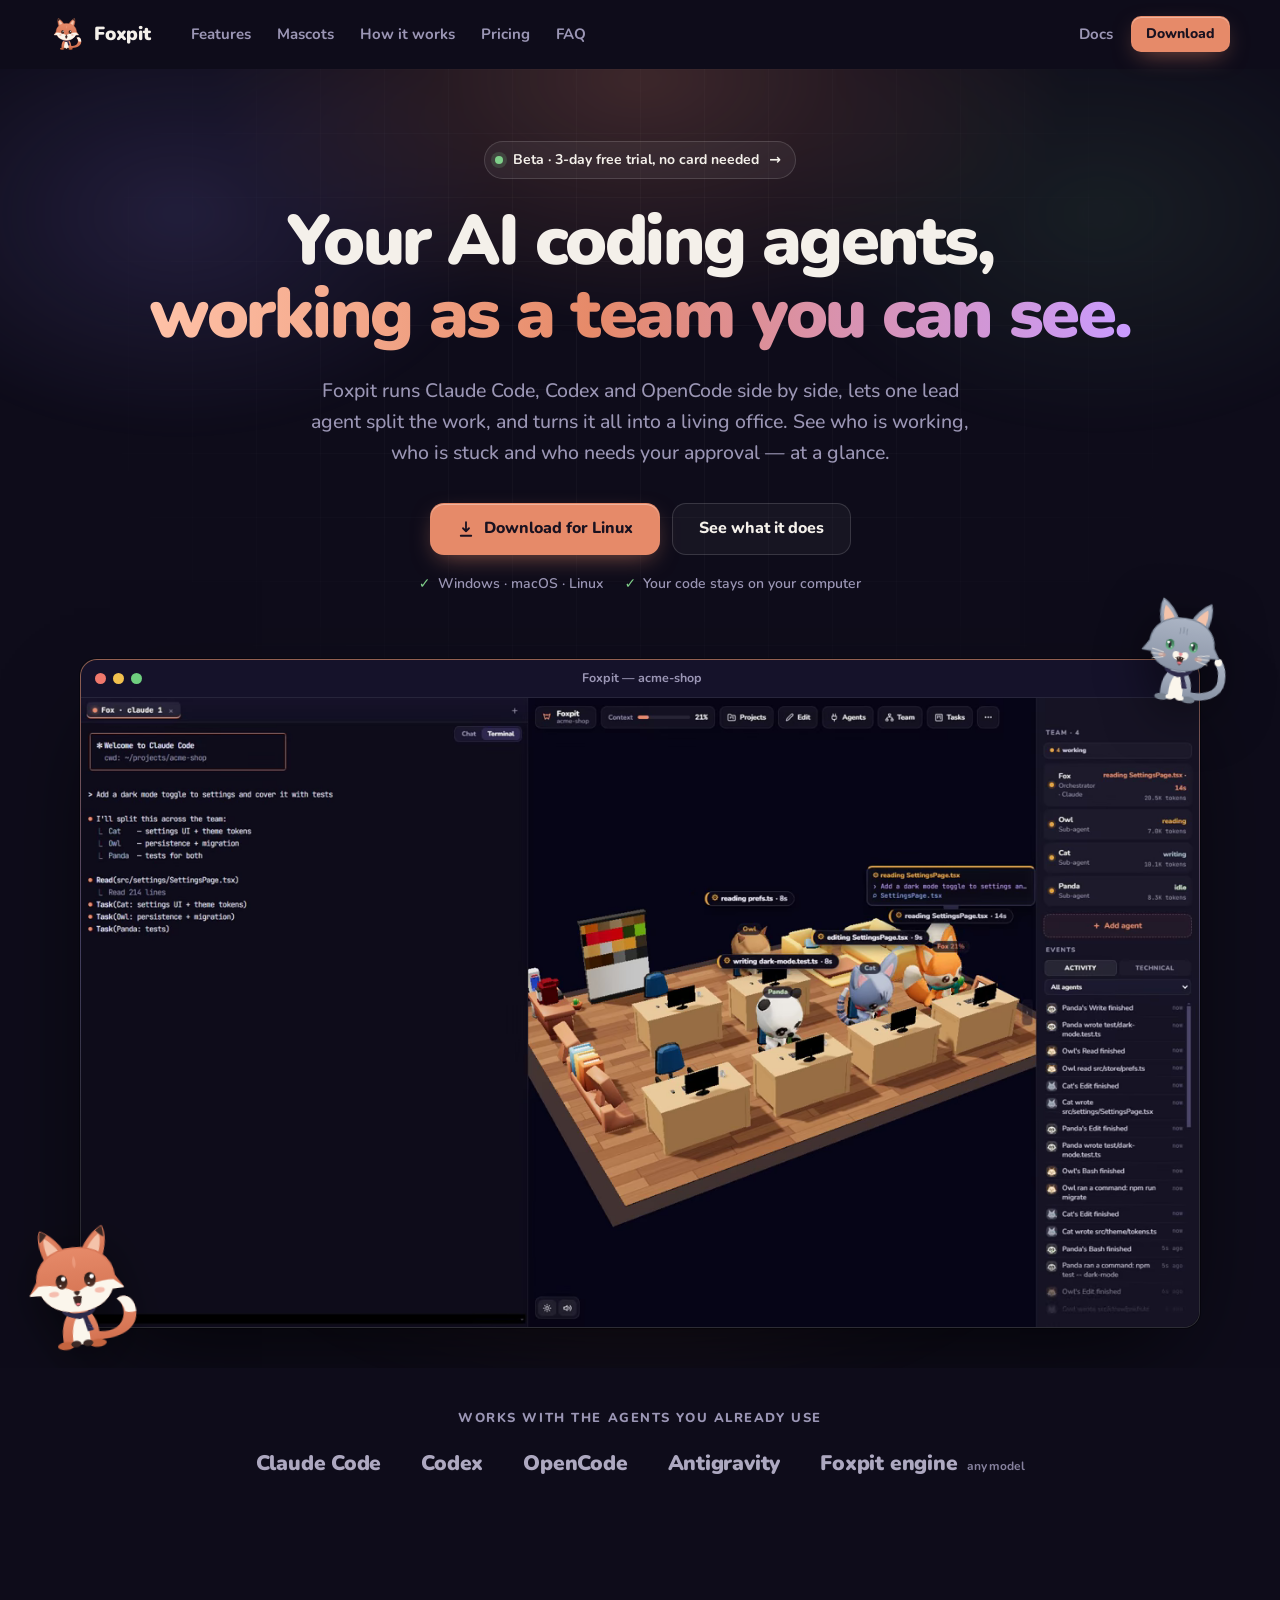
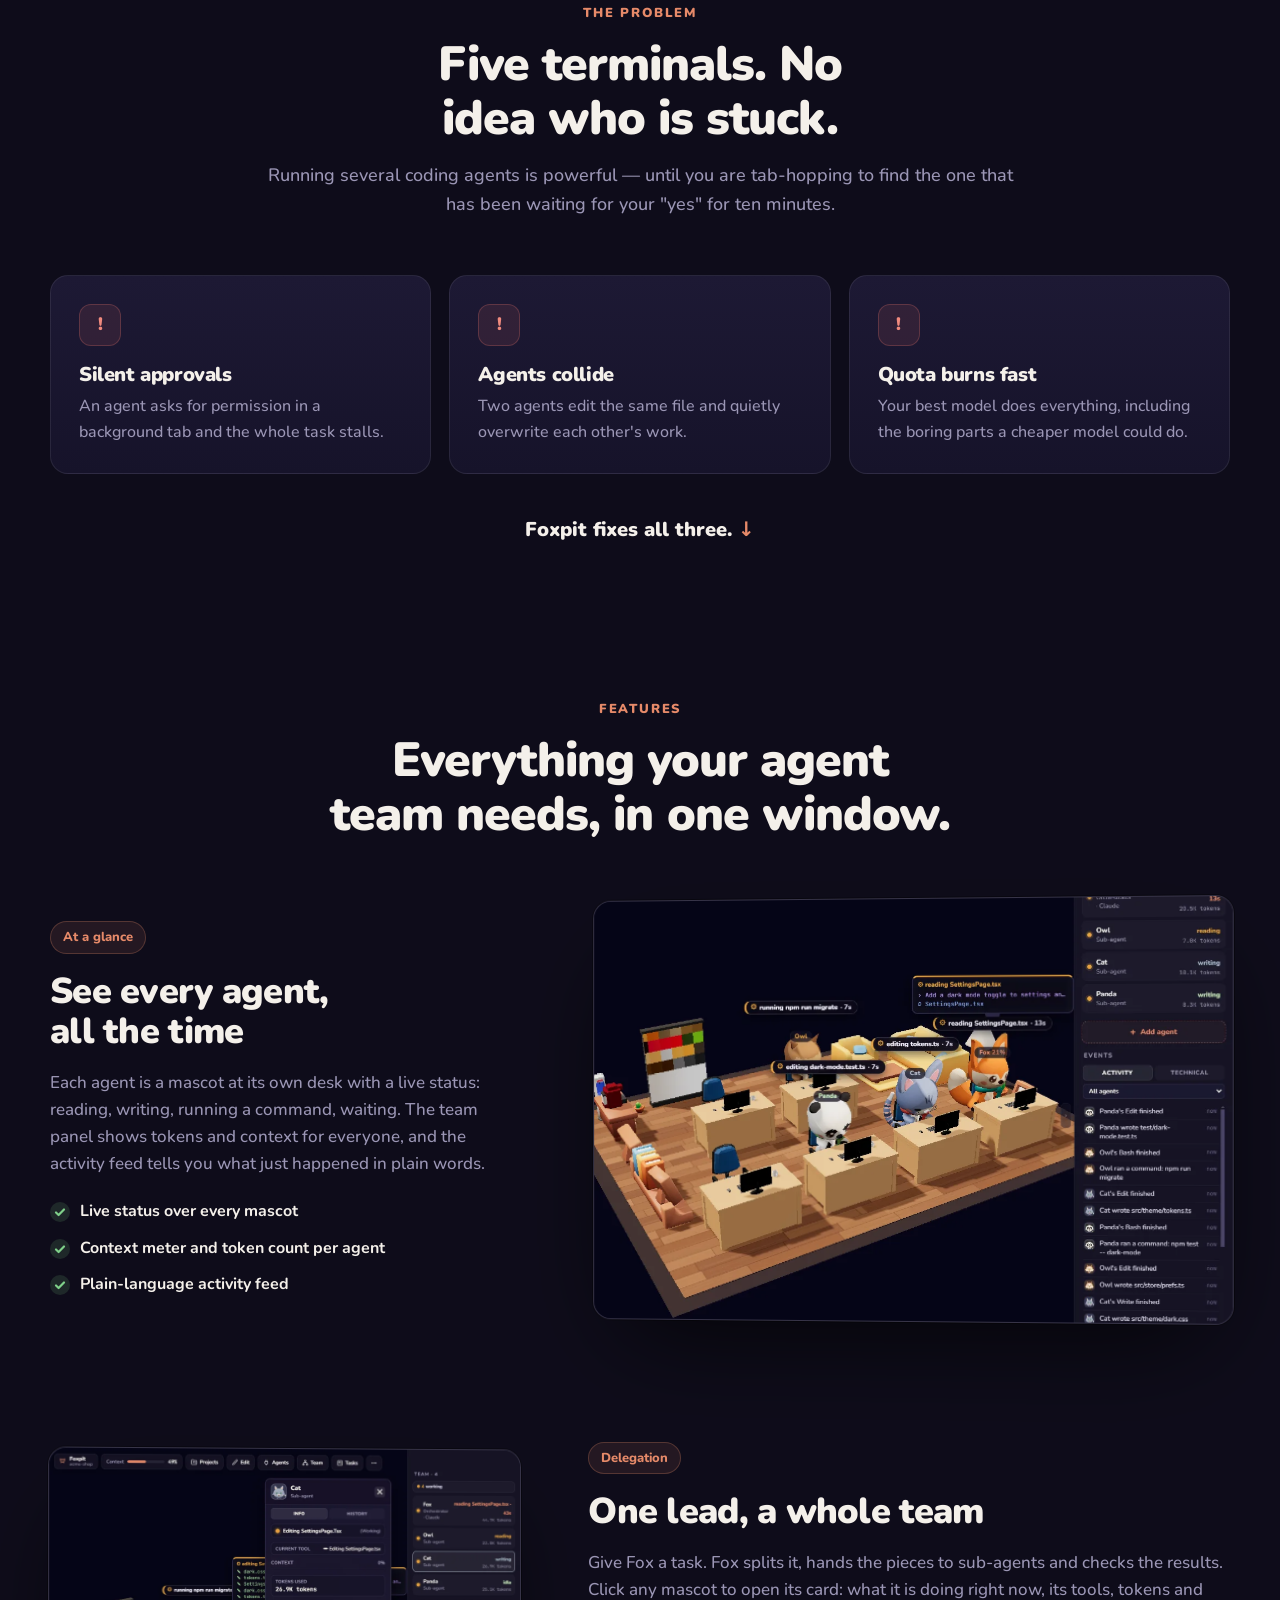
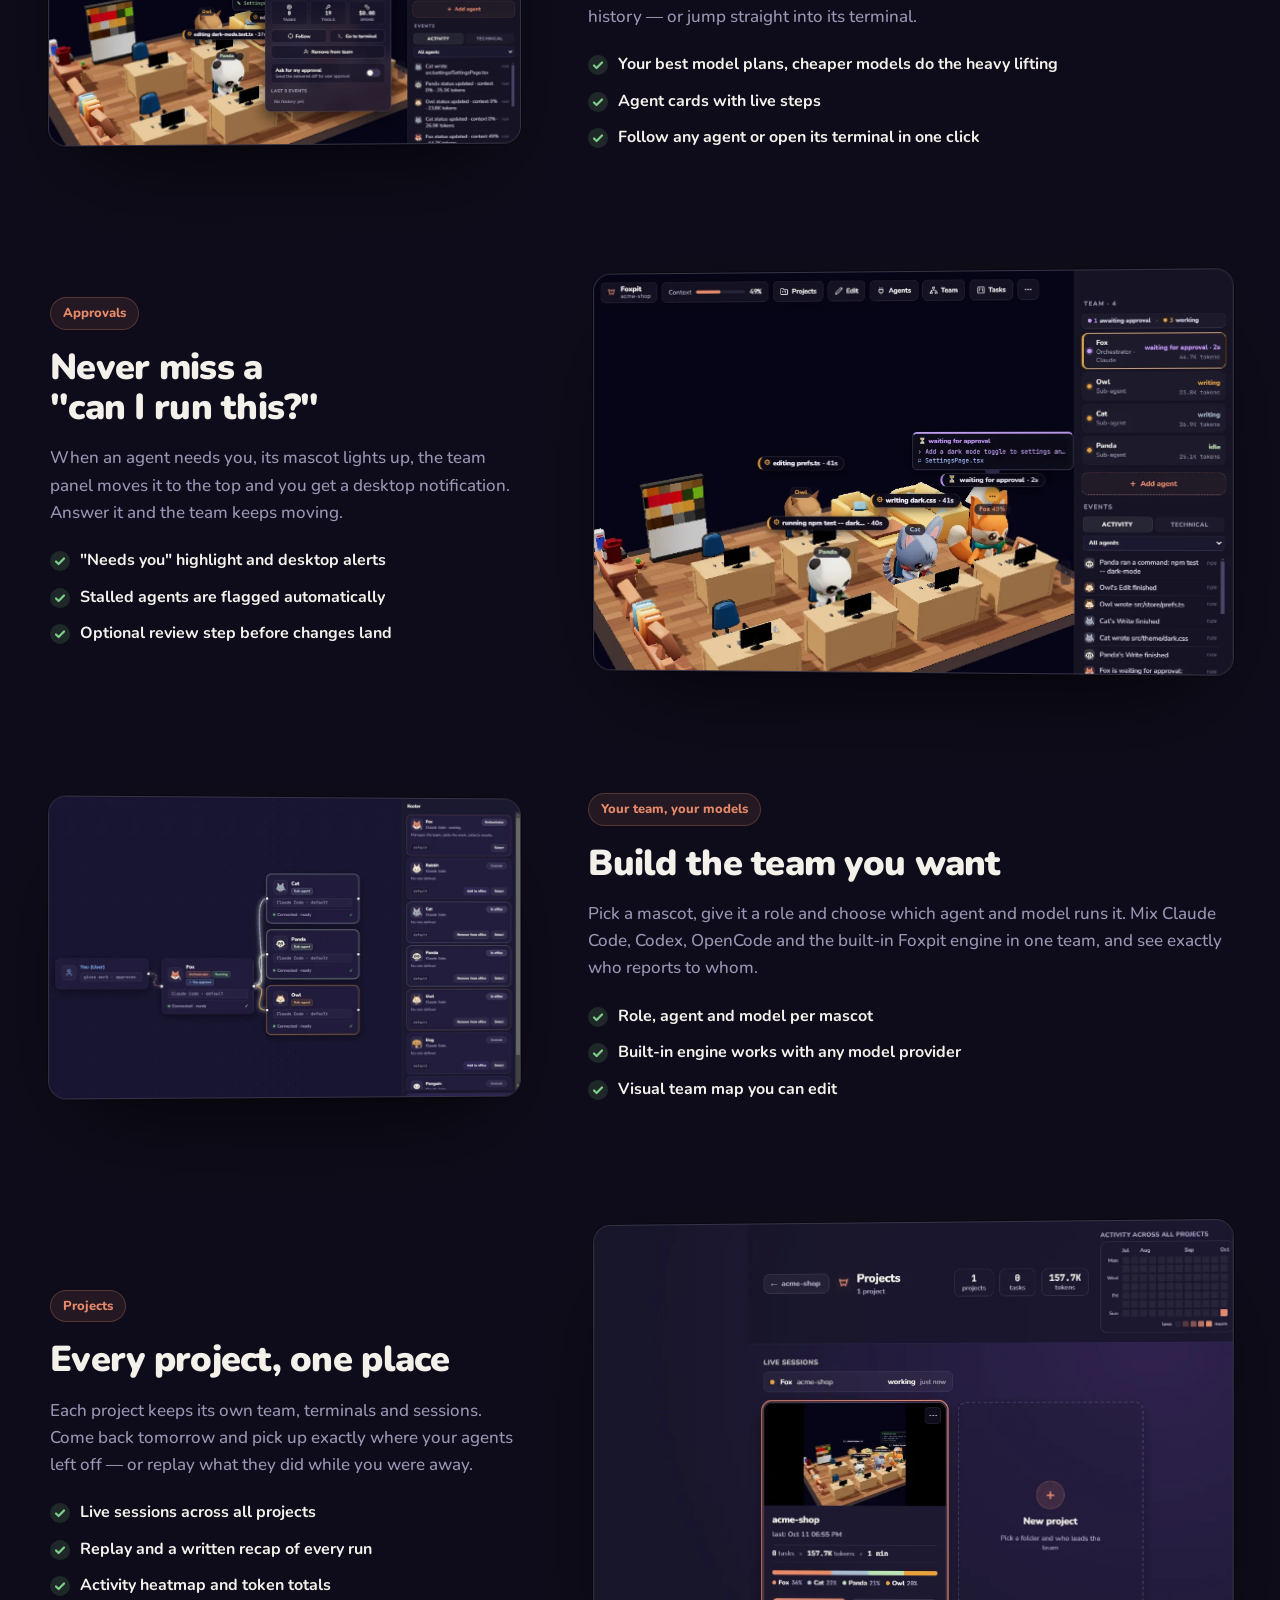
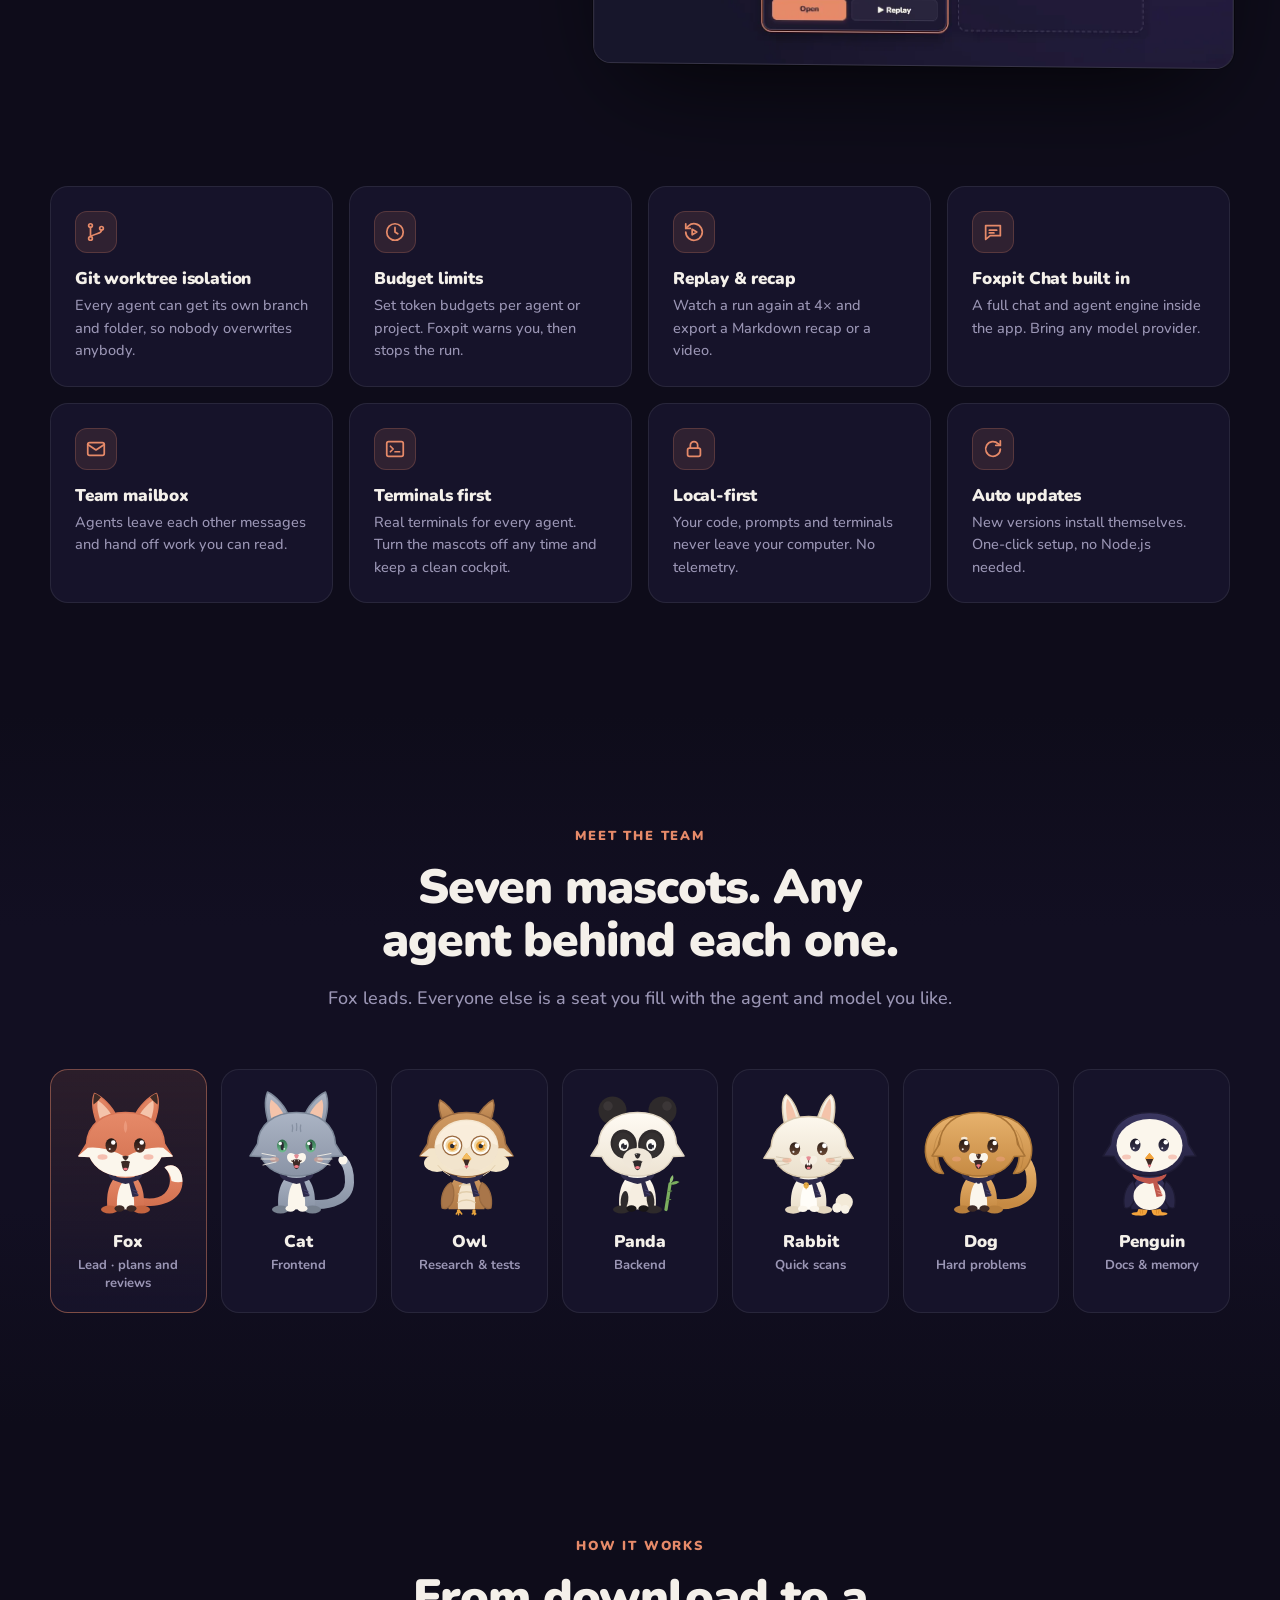
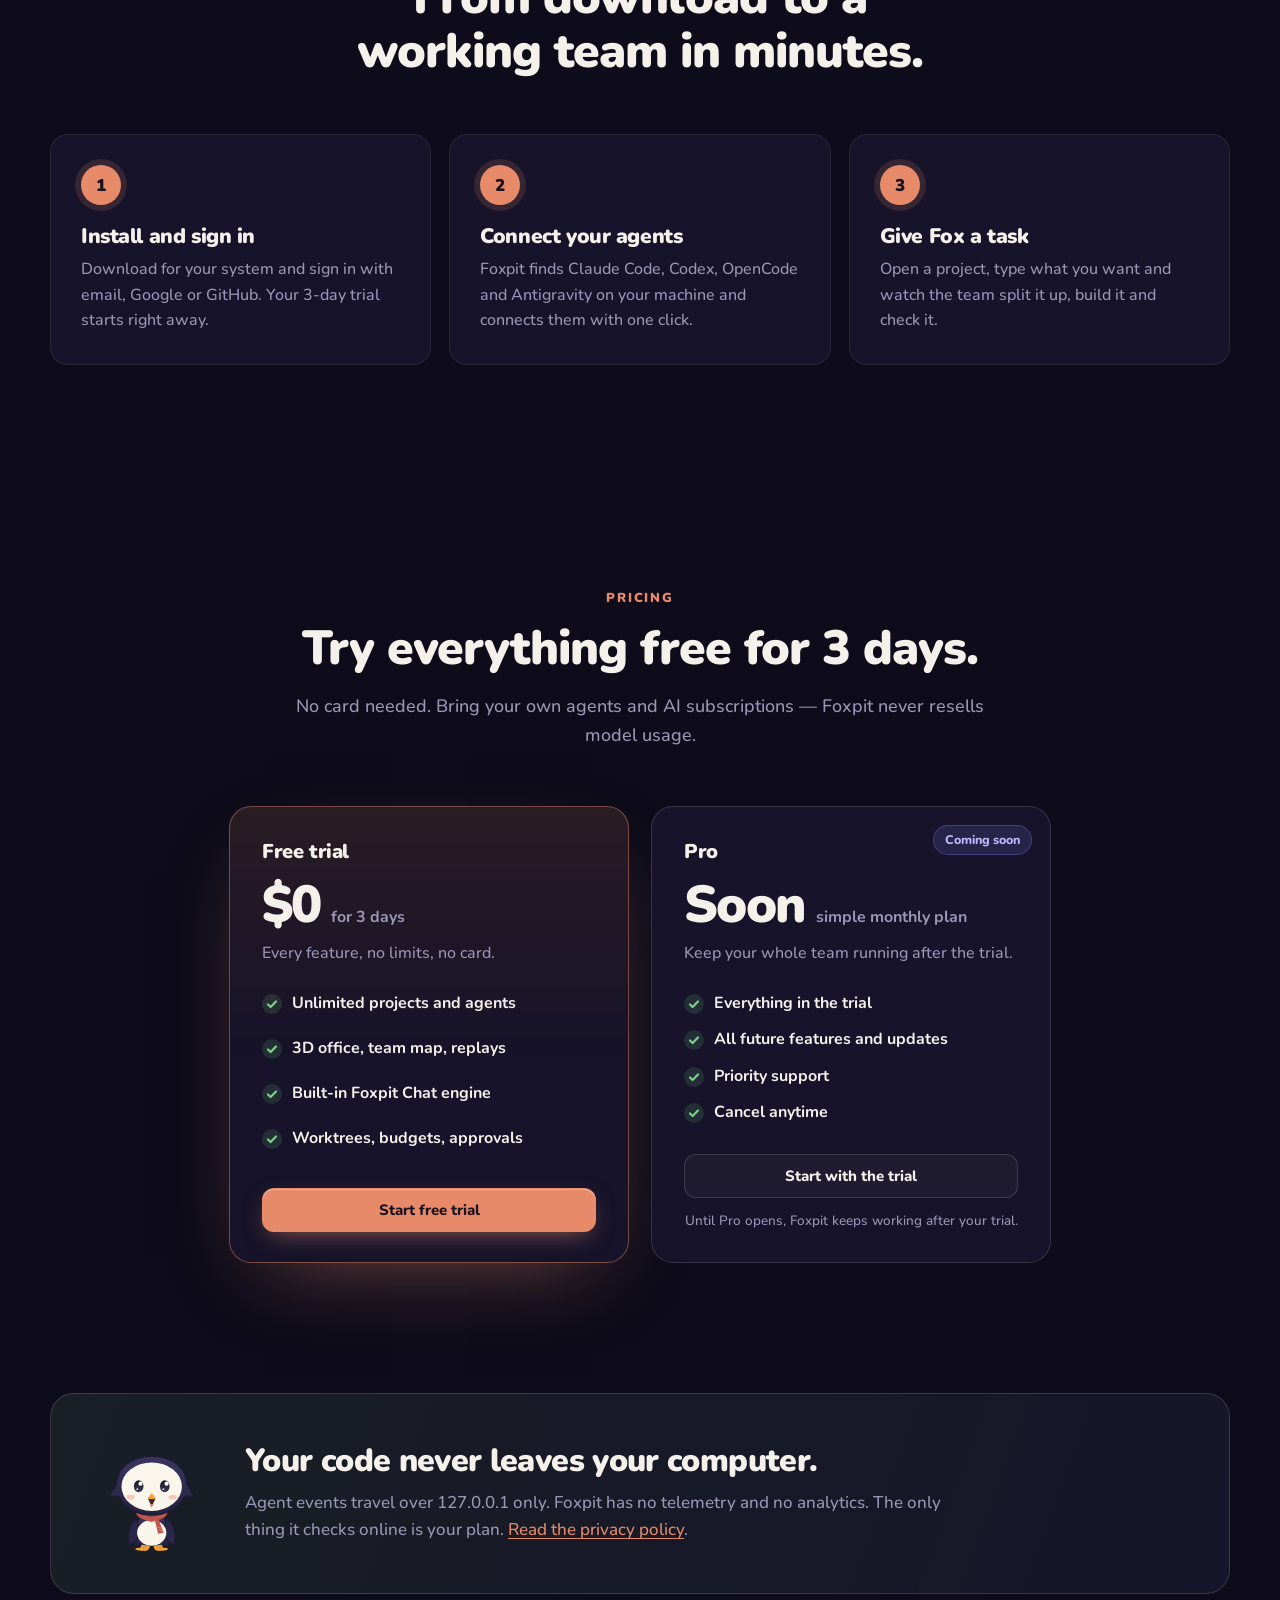
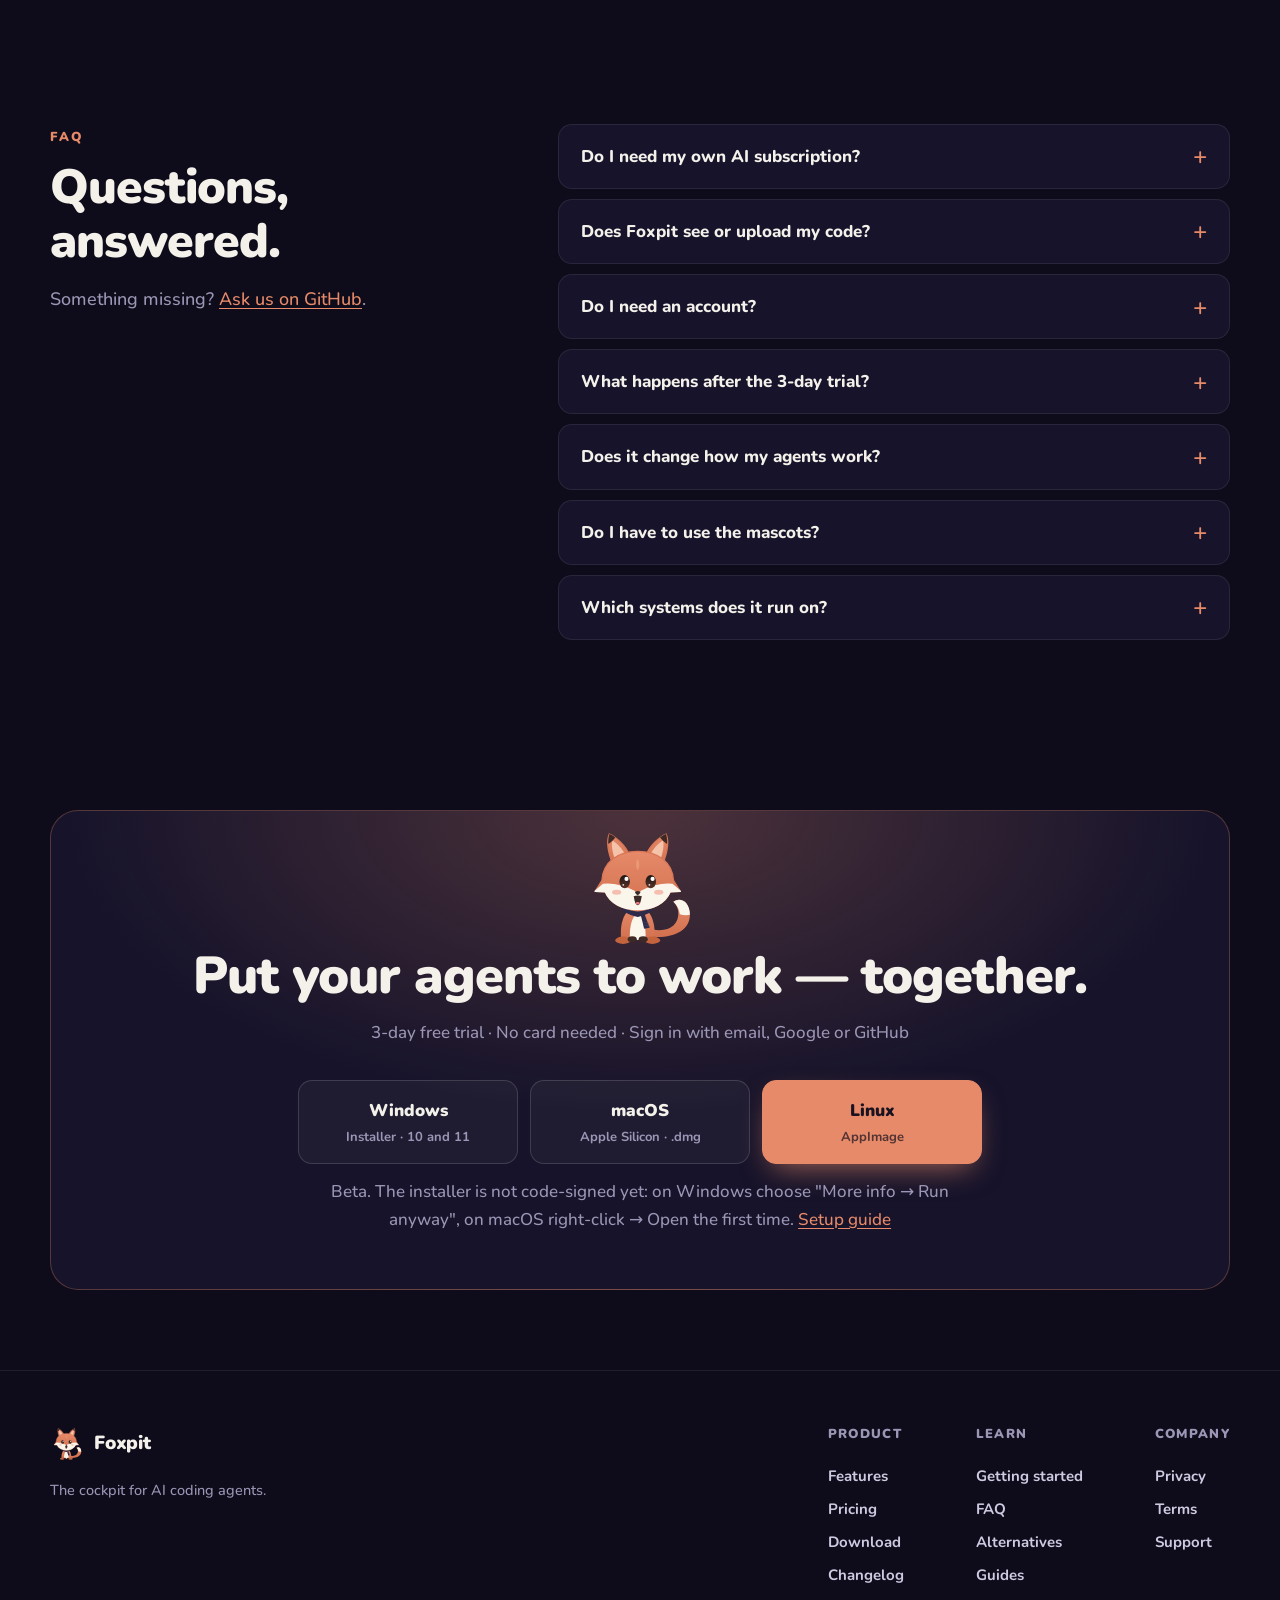
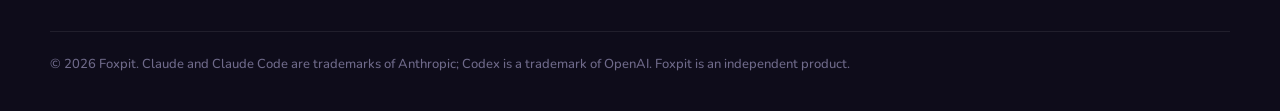
<file: index.html>
<!DOCTYPE html>
<html lang="en">
<head>
  <meta charset="UTF-8">
  <meta name="viewport" content="width=device-width, initial-scale=1">
  <title>Foxpit — Your AI coding agents, working as a team you can see</title>
  <meta name="description" content="Foxpit runs Claude Code, Codex and OpenCode side by side and shows them as a living 3D office: who is working, who is stuck, who needs your approval. 3-day free trial.">
  <link rel="canonical" href="https://lordon1a.github.io/foxpit-releases/">
  <meta name="theme-color" content="#0E0C1A">
  <meta property="og:type" content="website">
  <meta property="og:url" content="https://lordon1a.github.io/foxpit-releases/">
  <meta property="og:title" content="Foxpit — Your AI coding agents, working as a team you can see">
  <meta property="og:description" content="Run Claude Code, Codex and OpenCode as one team in a living 3D office. See who is working, who is stuck and who needs you.">
  <meta property="og:image" content="https://lordon1a.github.io/foxpit-releases/img/ofis.webp">
  <meta name="twitter:card" content="summary_large_image">
  <link rel="icon" type="image/svg+xml" href="favicon.svg">
  <link rel="manifest" href="site.webmanifest">
  <link rel="preconnect" href="https://fonts.googleapis.com">
  <link rel="preconnect" href="https://fonts.gstatic.com" crossorigin>
  <link rel="stylesheet" href="https://fonts.googleapis.com/css2?family=Nunito:wght@500;600;700;800;900&display=swap">
  <link rel="stylesheet" href="assets/v2.css">
  <script type="application/ld+json">
  {
    "@context": "https://schema.org",
    "@type": "SoftwareApplication",
    "name": "Foxpit",
    "operatingSystem": "Windows, macOS, Linux",
    "applicationCategory": "DeveloperApplication",
    "description": "Desktop cockpit that runs Claude Code, Codex and OpenCode as one team and shows them as a living 3D office.",
    "url": "https://lordon1a.github.io/foxpit-releases/",
    "downloadUrl": "https://github.com/lordon1a/foxpit-releases/releases/latest",
    "offers": { "@type": "Offer", "price": "0", "priceCurrency": "USD", "description": "3-day free trial" }
  }
  </script>
</head>
<body>
  <a class="skip" href="#main">Skip to content</a>

  <header class="nav" id="nav">
    <div class="wrap nav-in">
      <a class="logo" href="#top" aria-label="Foxpit home">
        <span class="logo-mark" data-maskot="tilki" aria-hidden="true"></span>
        <b>Foxpit</b>
      </a>
      <nav class="nav-links" aria-label="Main">
        <a href="#features">Features</a>
        <a href="#team">Mascots</a>
        <a href="#how">How it works</a>
        <a href="#pricing">Pricing</a>
        <a href="#faq">FAQ</a>
      </nav>
      <div class="nav-cta">
        <a class="link-sm" href="getting-started.html">Docs</a>
        <a class="btn btn-sm btn-primary" href="#download">Download</a>
      </div>
      <button class="nav-menu" type="button" aria-label="Open menu" aria-expanded="false" aria-controls="nav-sheet">
        <svg width="22" height="22" viewBox="0 0 24 24" fill="none" stroke="currentColor" stroke-width="2" stroke-linecap="round"><path d="M4 7h16M4 12h16M4 17h16"/></svg>
      </button>
    </div>
    <div class="nav-sheet" id="nav-sheet" hidden>
      <a href="#features">Features</a><a href="#team">Mascots</a><a href="#how">How it works</a><a href="#pricing">Pricing</a><a href="#faq">FAQ</a><a href="getting-started.html">Docs</a>
      <a class="btn btn-primary" href="#download">Download Foxpit</a>
    </div>
  </header>

  <main id="main">
    <section class="hero" id="top">
      <div class="hero-glow" aria-hidden="true"></div>
      <div class="wrap hero-in">
        <a class="pill" href="#pricing"><span class="pill-dot"></span>Beta · 3-day free trial, no card needed <span aria-hidden="true">→</span></a>
        <h1>Your AI coding agents, <br><span class="grad">working as a team you can see.</span></h1>
        <p class="lede">Foxpit runs Claude Code, Codex and OpenCode side by side, lets one lead agent split the work, and turns it all into a living office. See who is working, who is stuck and who needs your approval — at a glance.</p>
        <div class="hero-cta">
          <a class="btn btn-primary btn-lg" href="#download">
            <svg width="18" height="18" viewBox="0 0 24 24" fill="none" stroke="currentColor" stroke-width="2.4" stroke-linecap="round" stroke-linejoin="round" aria-hidden="true"><path d="M12 3v12m0 0 4-4m-4 4-4-4M5 21h14"/></svg>
            <span data-dl-label>Download free trial</span>
          </a>
          <a class="btn btn-ghost btn-lg" href="#features">See what it does</a>
        </div>
        <p class="hero-note"><span>Windows · macOS · Linux</span><span>Your code stays on your computer</span></p>

        <div class="shot shot-hero reveal">
          <div class="shot-bar" aria-hidden="true"><i></i><i></i><i></i><span>Foxpit — acme-shop</span></div>
          <video class="shot-media" autoplay muted loop playsinline preload="metadata" poster="img/ofis.webp" width="1600" height="900" aria-label="Foxpit splitting a task between Fox, Cat, Owl and Panda">
            <source src="img/ofis.webm" type="video/webm">
            <source src="img/ofis.mp4" type="video/mp4">
          </video>
          <span class="peek peek-fox" data-maskot="tilki" aria-hidden="true"></span>
          <span class="peek peek-cat" data-maskot="kedi" aria-hidden="true"></span>
        </div>
      </div>
    </section>

    <section class="works" aria-label="Works with">
      <div class="wrap">
        <p>Works with the agents you already use</p>
        <ul>
          <li>Claude Code</li><li>Codex</li><li>OpenCode</li><li>Antigravity</li><li>Foxpit engine <small>any model</small></li>
        </ul>
      </div>
    </section>

    <section class="section problem">
      <div class="wrap">
        <div class="head reveal">
          <span class="kicker">The problem</span>
          <h2>Five terminals. No idea who is stuck.</h2>
          <p>Running several coding agents is powerful — until you are tab-hopping to find the one that has been waiting for your "yes" for ten minutes.</p>
        </div>
        <div class="trio">
          <article class="card reveal"><span class="ico ico-red" aria-hidden="true">!</span><h3>Silent approvals</h3><p>An agent asks for permission in a background tab and the whole task stalls.</p></article>
          <article class="card reveal"><span class="ico ico-red" aria-hidden="true">!</span><h3>Agents collide</h3><p>Two agents edit the same file and quietly overwrite each other's work.</p></article>
          <article class="card reveal"><span class="ico ico-red" aria-hidden="true">!</span><h3>Quota burns fast</h3><p>Your best model does everything, including the boring parts a cheaper model could do.</p></article>
        </div>
        <p class="arrow-down reveal">Foxpit fixes all three. <span aria-hidden="true">↓</span></p>
      </div>
    </section>

    <section class="section" id="features">
      <div class="wrap">
        <div class="head reveal">
          <span class="kicker">Features</span>
          <h2>Everything your agent team needs, in one window.</h2>
        </div>

        <div class="row reveal">
          <div class="row-text">
            <span class="tag">At a glance</span>
            <h3>See every agent, all the time</h3>
            <p>Each agent is a mascot at its own desk with a live status: reading, writing, running a command, waiting. The team panel shows tokens and context for everyone, and the activity feed tells you what just happened in plain words.</p>
            <ul class="ticks"><li>Live status over every mascot</li><li>Context meter and token count per agent</li><li>Plain-language activity feed</li></ul>
          </div>
          <figure class="shot"><img src="img/ofis-sahne.webp" alt="Foxpit office with Fox, Cat, Owl and Panda working and their status pills" loading="lazy" width="1152" height="760"></figure>
        </div>

        <div class="row row-flip reveal">
          <div class="row-text">
            <span class="tag">Delegation</span>
            <h3>One lead, a whole team</h3>
            <p>Give Fox a task. Fox splits it, hands the pieces to sub-agents and checks the results. Click any mascot to open its card: what it is doing right now, its tools, tokens and history — or jump straight into its terminal.</p>
            <ul class="ticks"><li>Your best model plans, cheaper models do the heavy lifting</li><li>Agent cards with live steps</li><li>Follow any agent or open its terminal in one click</li></ul>
          </div>
          <figure class="shot"><img src="img/kart.webp" alt="Agent card for Cat showing its current tool, tokens and actions" loading="lazy" width="1152" height="720"></figure>
        </div>

        <div class="row reveal">
          <div class="row-text">
            <span class="tag">Approvals</span>
            <h3>Never miss a "can I run this?"</h3>
            <p>When an agent needs you, its mascot lights up, the team panel moves it to the top and you get a desktop notification. Answer it and the team keeps moving.</p>
            <ul class="ticks"><li>"Needs you" highlight and desktop alerts</li><li>Stalled agents are flagged automatically</li><li>Optional review step before changes land</li></ul>
          </div>
          <figure class="shot"><img src="img/onay.webp" alt="Fox waiting for approval, highlighted at the top of the team panel" loading="lazy" width="1152" height="720"></figure>
        </div>

        <div class="row row-flip reveal">
          <div class="row-text">
            <span class="tag">Your team, your models</span>
            <h3>Build the team you want</h3>
            <p>Pick a mascot, give it a role and choose which agent and model runs it. Mix Claude Code, Codex, OpenCode and the built-in Foxpit engine in one team, and see exactly who reports to whom.</p>
            <ul class="ticks"><li>Role, agent and model per mascot</li><li>Built-in engine works with any model provider</li><li>Visual team map you can edit</li></ul>
          </div>
          <figure class="shot"><img src="img/ekip-akis.webp" alt="Manage Team screen with Fox leading Cat, Panda and Owl" loading="lazy" width="1200" height="760"></figure>
        </div>

        <div class="row reveal">
          <div class="row-text">
            <span class="tag">Projects</span>
            <h3>Every project, one place</h3>
            <p>Each project keeps its own team, terminals and sessions. Come back tomorrow and pick up exactly where your agents left off — or replay what they did while you were away.</p>
            <ul class="ticks"><li>Live sessions across all projects</li><li>Replay and a written recap of every run</li><li>Activity heatmap and token totals</li></ul>
          </div>
          <figure class="shot"><img src="img/projeler.webp" alt="Projects screen with a live session, project card and activity heatmap" loading="lazy" width="1100" height="760"></figure>
        </div>

        <div class="grid">
          <article class="tile reveal"><span class="ico" aria-hidden="true"><svg viewBox="0 0 24 24"><circle cx="6" cy="5" r="2"/><circle cx="6" cy="19" r="2"/><circle cx="18" cy="8" r="2"/><path d="M6 7v10M18 10c0 4-6 3-12 7"/></svg></span><h3>Git worktree isolation</h3><p>Every agent can get its own branch and folder, so nobody overwrites anybody.</p></article>
          <article class="tile reveal"><span class="ico" aria-hidden="true"><svg viewBox="0 0 24 24"><circle cx="12" cy="12" r="9"/><path d="M12 7v5l3 2"/></svg></span><h3>Budget limits</h3><p>Set token budgets per agent or project. Foxpit warns you, then stops the run.</p></article>
          <article class="tile reveal"><span class="ico" aria-hidden="true"><svg viewBox="0 0 24 24"><path d="M3 12a9 9 0 1 0 3-6.7L3 8"/><path d="M3 3v5h5M10 9l5 3-5 3z"/></svg></span><h3>Replay &amp; recap</h3><p>Watch a run again at 4× and export a Markdown recap or a video.</p></article>
          <article class="tile reveal"><span class="ico" aria-hidden="true"><svg viewBox="0 0 24 24"><path d="M4 5h16v11H9l-5 4z"/><path d="M8 10h8M8 13h5"/></svg></span><h3>Foxpit Chat built in</h3><p>A full chat and agent engine inside the app. Bring any model provider.</p></article>
          <article class="tile reveal"><span class="ico" aria-hidden="true"><svg viewBox="0 0 24 24"><path d="M3 7l9 6 9-6"/><rect x="3" y="5" width="18" height="14" rx="2"/></svg></span><h3>Team mailbox</h3><p>Agents leave each other messages and hand off work you can read.</p></article>
          <article class="tile reveal"><span class="ico" aria-hidden="true"><svg viewBox="0 0 24 24"><rect x="3" y="4" width="18" height="16" rx="2"/><path d="M7 9l3 3-3 3M12 15h5"/></svg></span><h3>Terminals first</h3><p>Real terminals for every agent. Turn the mascots off any time and keep a clean cockpit.</p></article>
          <article class="tile reveal"><span class="ico" aria-hidden="true"><svg viewBox="0 0 24 24"><rect x="5" y="11" width="14" height="9" rx="2"/><path d="M8 11V8a4 4 0 0 1 8 0v3"/></svg></span><h3>Local-first</h3><p>Your code, prompts and terminals never leave your computer. No telemetry.</p></article>
          <article class="tile reveal"><span class="ico" aria-hidden="true"><svg viewBox="0 0 24 24"><path d="M20 12a8 8 0 1 1-2.3-5.7L20 8"/><path d="M20 3v5h-5"/></svg></span><h3>Auto updates</h3><p>New versions install themselves. One-click setup, no Node.js needed.</p></article>
        </div>
      </div>
    </section>

    <section class="section team" id="team">
      <div class="wrap">
        <div class="head reveal">
          <span class="kicker">Meet the team</span>
          <h2>Seven mascots. Any agent behind each one.</h2>
          <p>Fox leads. Everyone else is a seat you fill with the agent and model you like.</p>
        </div>
        <ul class="mascots reveal">
          <li><span class="m-art" data-maskot="tilki"></span><b>Fox</b><small>Lead · plans and reviews</small></li>
          <li><span class="m-art" data-maskot="kedi"></span><b>Cat</b><small>Frontend</small></li>
          <li><span class="m-art" data-maskot="baykus"></span><b>Owl</b><small>Research &amp; tests</small></li>
          <li><span class="m-art" data-maskot="panda"></span><b>Panda</b><small>Backend</small></li>
          <li><span class="m-art" data-maskot="tavsan"></span><b>Rabbit</b><small>Quick scans</small></li>
          <li><span class="m-art" data-maskot="kopek"></span><b>Dog</b><small>Hard problems</small></li>
          <li><span class="m-art" data-maskot="penguen"></span><b>Penguin</b><small>Docs &amp; memory</small></li>
        </ul>
      </div>
    </section>

    <section class="section" id="how">
      <div class="wrap">
        <div class="head reveal">
          <span class="kicker">How it works</span>
          <h2>From download to a working team in minutes.</h2>
        </div>
        <ol class="steps">
          <li class="reveal"><span class="step-n">1</span><h3>Install and sign in</h3><p>Download for your system and sign in with email, Google or GitHub. Your 3-day trial starts right away.</p></li>
          <li class="reveal"><span class="step-n">2</span><h3>Connect your agents</h3><p>Foxpit finds Claude Code, Codex, OpenCode and Antigravity on your machine and connects them with one click.</p></li>
          <li class="reveal"><span class="step-n">3</span><h3>Give Fox a task</h3><p>Open a project, type what you want and watch the team split it up, build it and check it.</p></li>
        </ol>
      </div>
    </section>

    <section class="section pricing" id="pricing">
      <div class="wrap">
        <div class="head reveal">
          <span class="kicker">Pricing</span>
          <h2>Try everything free for 3 days.</h2>
          <p>No card needed. Bring your own agents and AI subscriptions — Foxpit never resells model usage.</p>
        </div>
        <div class="plans">
          <article class="plan reveal">
            <h3>Free trial</h3>
            <p class="price"><b>$0</b><span>for 3 days</span></p>
            <p class="plan-sub">Every feature, no limits, no card.</p>
            <ul class="ticks"><li>Unlimited projects and agents</li><li>3D office, team map, replays</li><li>Built-in Foxpit Chat engine</li><li>Worktrees, budgets, approvals</li></ul>
            <a class="btn btn-primary btn-block" href="#download">Start free trial</a>
          </article>
          <article class="plan plan-pro reveal">
            <span class="plan-badge">Coming soon</span>
            <h3>Pro</h3>
            <p class="price"><b>Soon</b><span>simple monthly plan</span></p>
            <p class="plan-sub">Keep your whole team running after the trial.</p>
            <ul class="ticks"><li>Everything in the trial</li><li>All future features and updates</li><li>Priority support</li><li>Cancel anytime</li></ul>
            <a class="btn btn-ghost btn-block" href="#download">Start with the trial</a>
            <p class="plan-foot">Until Pro opens, Foxpit keeps working after your trial.</p>
          </article>
        </div>
      </div>
    </section>

    <section class="band">
      <div class="wrap">
        <div class="band-in reveal">
          <span class="band-art" data-maskot="penguen" aria-hidden="true"></span>
          <div>
            <h2>Your code never leaves your computer.</h2>
            <p>Agent events travel over 127.0.0.1 only. Foxpit has no telemetry and no analytics. The only thing it checks online is your plan. <a href="privacy.html">Read the privacy policy</a>.</p>
          </div>
        </div>
      </div>
    </section>

    <section class="section faq" id="faq">
      <div class="wrap faq-in">
        <div class="head head-left reveal">
          <span class="kicker">FAQ</span>
          <h2>Questions, answered.</h2>
          <p>Something missing? <a href="https://github.com/lordon1a/foxpit-releases/issues" target="_blank" rel="noopener">Ask us on GitHub</a>.</p>
        </div>
        <div class="qa reveal">
          <details><summary>Do I need my own AI subscription?</summary><p>Yes. Foxpit runs the agents you already have — Claude Code, Codex, OpenCode or Antigravity — with your own accounts. The built-in Foxpit engine works with any model provider you connect.</p></details>
          <details><summary>Does Foxpit see or upload my code?</summary><p>No. Your code, prompts and terminal output stay on your computer. Agent events travel over 127.0.0.1 only. Foxpit contacts its account server to check your plan, and GitHub to check for updates. That is all.</p></details>
          <details><summary>Do I need an account?</summary><p>Yes, a free one. Sign in with an email code, Google or GitHub to start your 3-day trial. No card needed.</p></details>
          <details><summary>What happens after the 3-day trial?</summary><p>You will need Foxpit Pro to keep using the app. Pro is not open yet: until it is, Foxpit keeps working after your trial.</p></details>
          <details><summary>Does it change how my agents work?</summary><p>No. Foxpit adds standard hooks so agents can report what they are doing. You can remove them with one click from the Agents panel.</p></details>
          <details><summary>Do I have to use the mascots?</summary><p>No. Turn the office off in Settings and Foxpit becomes a clean multi-terminal and chat cockpit.</p></details>
          <details><summary>Which systems does it run on?</summary><p>Windows 10 and 11, macOS on Apple Silicon, and Linux (AppImage). Node.js is not required.</p></details>
        </div>
      </div>
    </section>

    <section class="section final" id="download">
      <div class="wrap">
        <div class="final-card reveal">
          <span class="final-art" data-maskot="tilki" aria-hidden="true"></span>
          <h2>Put your agents to work — together.</h2>
          <p>3-day free trial · No card needed · Sign in with email, Google or GitHub</p>
          <div class="dl">
            <a class="os" data-os="windows" href="https://github.com/lordon1a/foxpit-releases/releases/latest"><b>Windows</b><small>Installer · 10 and 11</small></a>
            <a class="os" data-os="mac" href="https://github.com/lordon1a/foxpit-releases/releases/latest"><b>macOS</b><small>Apple Silicon · .dmg</small></a>
            <a class="os" data-os="linux" href="https://github.com/lordon1a/foxpit-releases/releases/latest"><b>Linux</b><small>AppImage</small></a>
          </div>
          <p class="final-note">Beta. The installer is not code-signed yet: on Windows choose "More info → Run anyway", on macOS right-click → Open the first time. <a href="getting-started.html">Setup guide</a></p>
        </div>
      </div>
    </section>
  </main>

  <footer class="foot">
    <div class="wrap foot-in">
      <div class="foot-brand">
        <a class="logo" href="#top"><span class="logo-mark" data-maskot="tilki" aria-hidden="true"></span><b>Foxpit</b></a>
        <p>The cockpit for AI coding agents.</p>
      </div>
      <div class="foot-cols">
        <div><h4>Product</h4><a href="#features">Features</a><a href="#pricing">Pricing</a><a href="#download">Download</a><a href="https://github.com/lordon1a/foxpit-releases/releases" target="_blank" rel="noopener">Changelog</a></div>
        <div><h4>Learn</h4><a href="getting-started.html">Getting started</a><a href="faq.html">FAQ</a><a href="alternatives.html">Alternatives</a><a href="guides/run-multiple-claude-code-agents.html">Guides</a></div>
        <div><h4>Company</h4><a href="privacy.html">Privacy</a><a href="terms.html">Terms</a><a href="https://github.com/lordon1a/foxpit-releases/issues" target="_blank" rel="noopener">Support</a></div>
      </div>
    </div>
    <div class="wrap foot-fine">© 2026 Foxpit. Claude and Claude Code are trademarks of Anthropic; Codex is a trademark of OpenAI. Foxpit is an independent product.</div>
  </footer>

  <script src="assets/maskotlar.js" defer></script>
  <script src="assets/v2.js" defer></script>
</body>
</html>
</file>
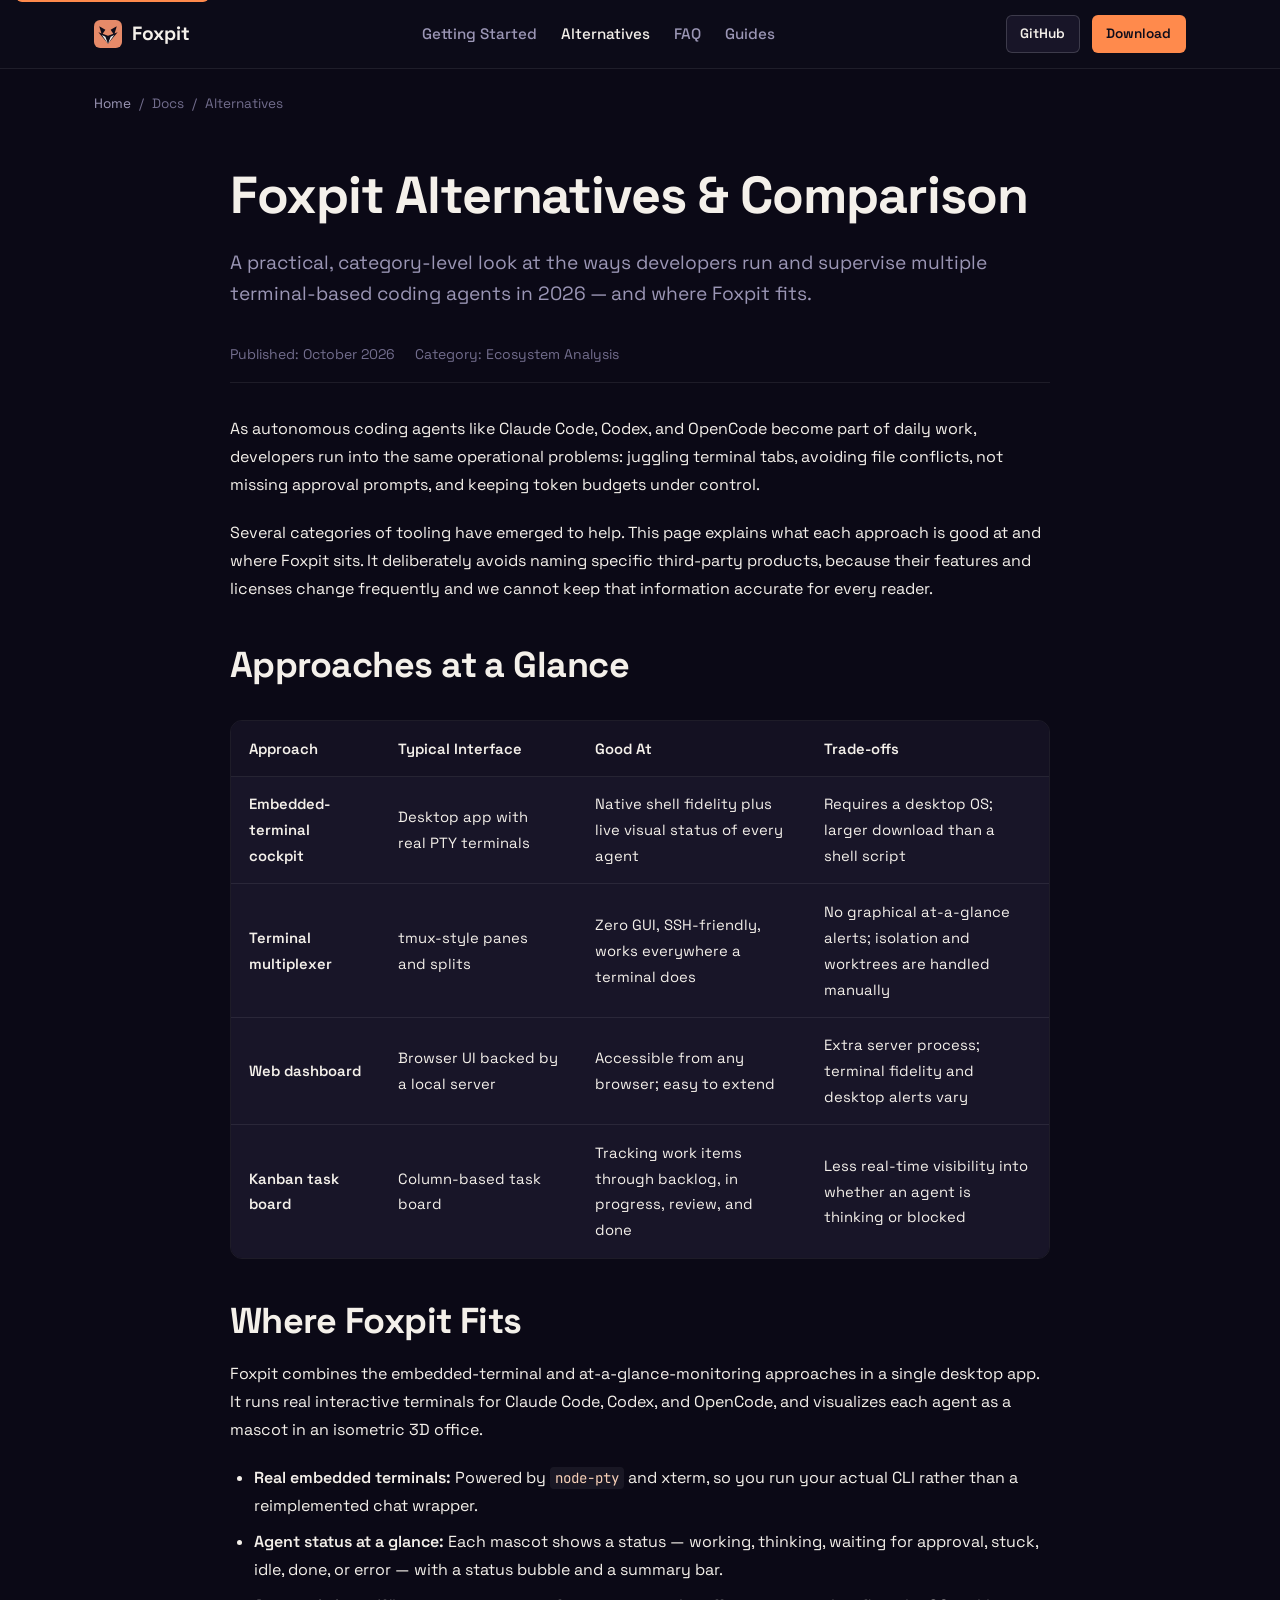
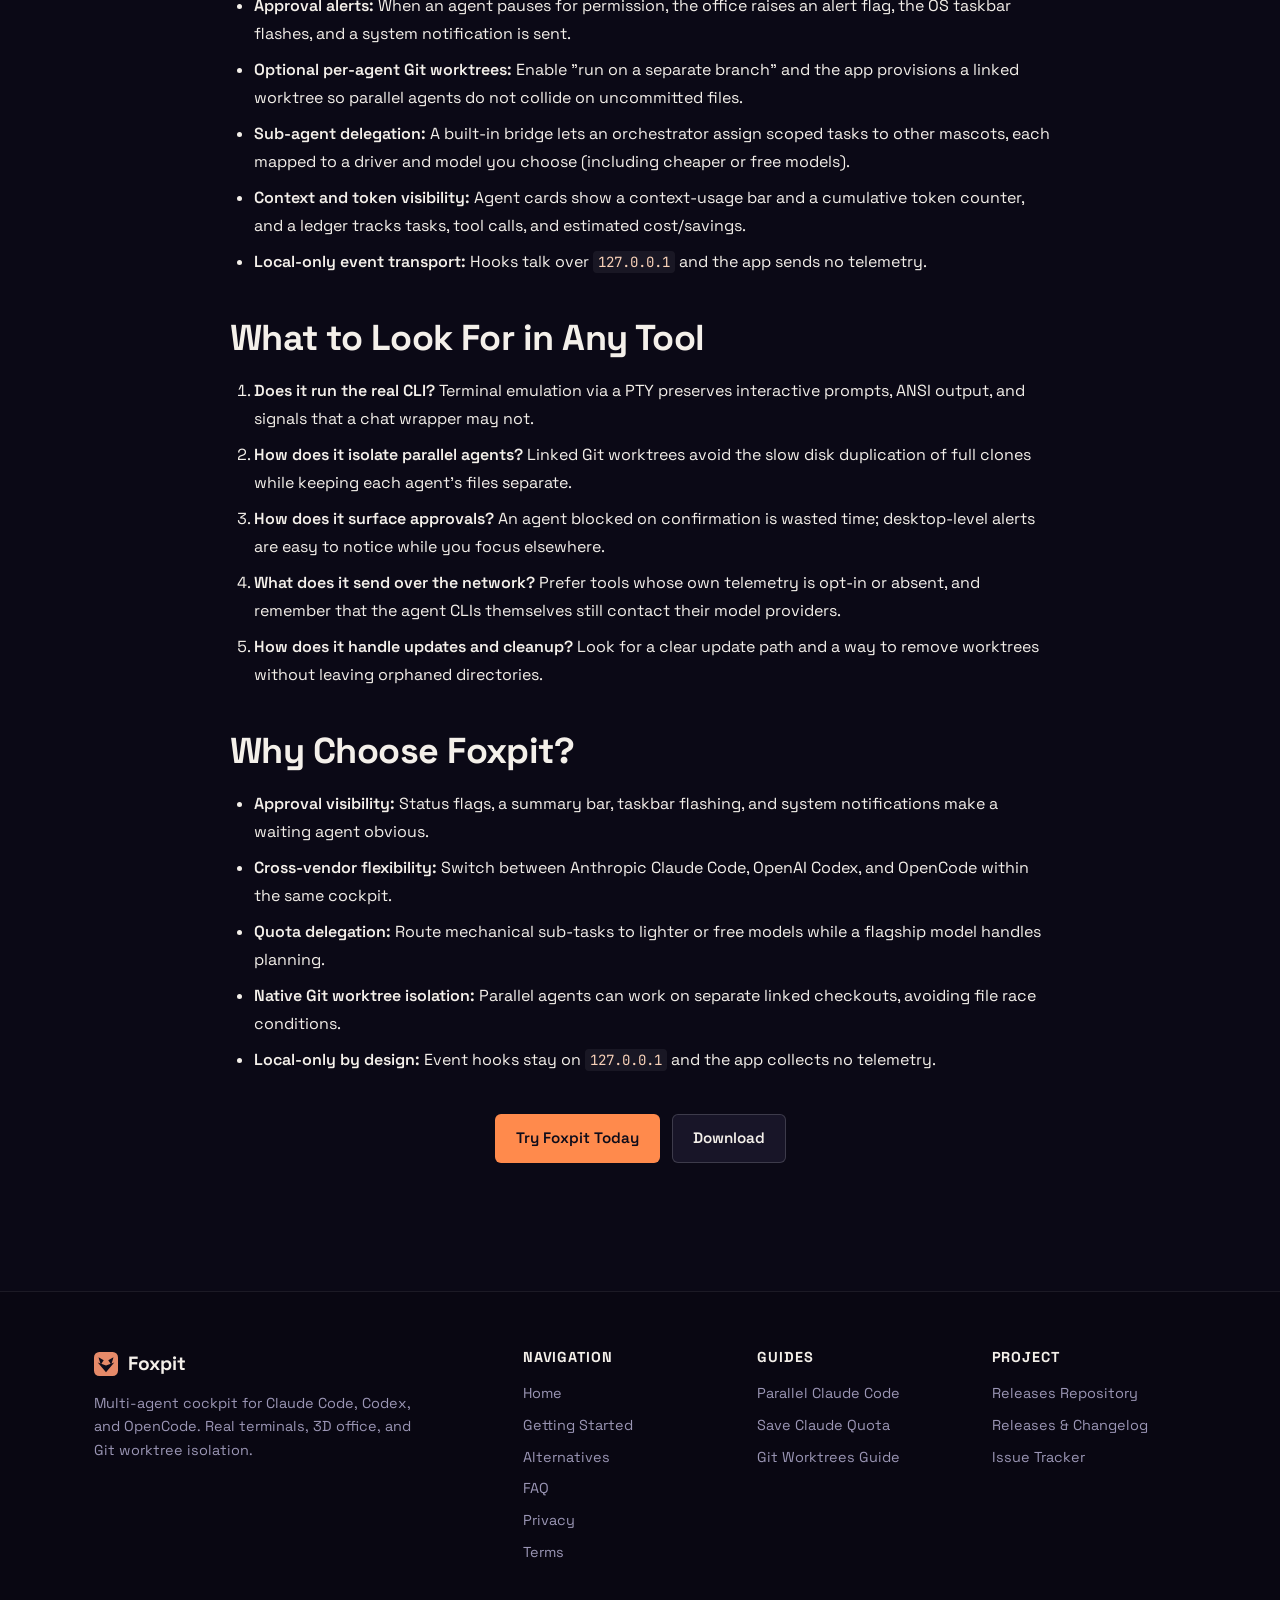
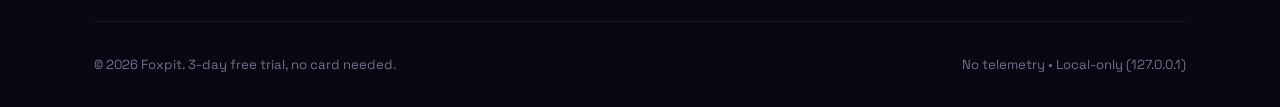
<file: alternatives.html>
<!DOCTYPE html>
<html lang="en">
<head>
  <meta charset="UTF-8">
  <meta name="viewport" content="width=device-width, initial-scale=1.0">
  <title>Foxpit Alternatives &amp; Comparison (2026)</title>
  <meta name="description" content="Compare Foxpit with common approaches to multi-agent coding: embedded terminals, terminal multiplexers, web dashboards, and kanban boards.">
  <link rel="canonical" href="https://lordon1a.github.io/foxpit-releases/alternatives.html">
  <meta name="theme-color" content="#0E0C1A">

  <!-- Open Graph -->
  <meta property="og:type" content="article">
  <meta property="og:url" content="https://lordon1a.github.io/foxpit-releases/alternatives.html">
  <meta property="og:title" content="Foxpit Alternatives &amp; Comparison (2026)">
  <meta property="og:description" content="Compare Foxpit with common approaches to multi-agent coding: embedded terminals, terminal multiplexers, web dashboards, and kanban boards.">
  <meta property="og:image" content="https://lordon1a.github.io/foxpit-releases/img/sonra.png">
  <meta property="og:site_name" content="Foxpit">

  <!-- Twitter Card -->
  <meta name="twitter:card" content="summary_large_image">
  <meta name="twitter:title" content="Foxpit Alternatives &amp; Comparison (2026)">
  <meta name="twitter:description" content="Compare Foxpit with common approaches to multi-agent coding: embedded terminals, terminal multiplexers, web dashboards, and kanban boards.">
  <meta name="twitter:image" content="https://lordon1a.github.io/foxpit-releases/img/sonra.png">

  <link rel="icon" type="image/svg+xml" href="favicon.svg">
  <link rel="manifest" href="site.webmanifest">
  <link rel="stylesheet" href="assets/site.css">

  <script type="application/ld+json">
  {
    "@context": "https://schema.org",
    "@type": "WebPage",
    "name": "Foxpit Alternatives & Comparison (2026)",
    "description": "A category-level overview of ways to run and supervise multiple terminal coding agents, and where Foxpit fits.",
    "url": "https://lordon1a.github.io/foxpit-releases/alternatives.html"
  }
  </script>
</head>
<body>
  <a href="#main-content" class="skip-link">Skip to main content</a>

  <header class="site-header">
    <div class="container">
      <a href="index.html" class="brand" aria-label="Foxpit Homepage">
        <svg width="28" height="28" viewBox="0 0 64 64" fill="none" aria-hidden="true">
          <rect width="64" height="64" rx="14" fill="#E68A69"/>
          <polygon points="12,14 26,22 18,34" fill="#0E0C1A"/>
          <polygon points="52,14 38,22 46,34" fill="#0E0C1A"/>
          <polygon points="32,54 10,28 32,36 54,28" fill="#0E0C1A"/>
          <polygon points="32,54 18,34 26,38" fill="#F4F0EA"/>
          <polygon points="32,54 46,34 38,38" fill="#F4F0EA"/>
        </svg>
        <span>Foxpit</span>
      </a>

      <nav class="site-nav" aria-label="Primary Navigation">
        <a href="getting-started.html">Getting Started</a>
        <a href="alternatives.html" class="active">Alternatives</a>
        <a href="faq.html">FAQ</a>
        <a href="guides/run-multiple-claude-code-agents.html">Guides</a>
      </nav>

      <div class="header-actions">
        <a href="https://github.com/lordon1a/foxpit-releases" class="btn btn-secondary btn-sm" target="_blank" rel="noopener noreferrer">
          GitHub
        </a>
        <a href="getting-started.html#download" class="btn btn-primary btn-sm">
          Download
        </a>
      </div>
    </div>
  </header>

  <main id="main-content">
    <div class="container">
      <ul class="breadcrumbs" aria-label="Breadcrumb">
        <li><a href="index.html">Home</a></li>
        <li><span>Docs</span></li>
        <li aria-current="page">Alternatives</li>
      </ul>

      <div class="content-wrapper">
        <article>
          <h1>Foxpit Alternatives &amp; Comparison</h1>
          <p class="lead">
            A practical, category-level look at the ways developers run and supervise multiple terminal-based coding agents in 2026 — and where Foxpit fits.
          </p>

          <div class="meta-bar">
            <span>Published: October 2026</span>
            <span>Category: Ecosystem Analysis</span>
          </div>

          <p>
            As autonomous coding agents like Claude Code, Codex, and OpenCode become part of daily work, developers run into the same operational problems: juggling terminal tabs, avoiding file conflicts, not missing approval prompts, and keeping token budgets under control.
          </p>
          <p>
            Several categories of tooling have emerged to help. This page explains what each approach is good at and where Foxpit sits. It deliberately avoids naming specific third-party products, because their features and licenses change frequently and we cannot keep that information accurate for every reader.
          </p>

          <h2 id="approaches">Approaches at a Glance</h2>

          <div class="table-responsive">
            <table>
              <thead>
                <tr>
                  <th>Approach</th>
                  <th>Typical Interface</th>
                  <th>Good At</th>
                  <th>Trade-offs</th>
                </tr>
              </thead>
              <tbody>
                <tr>
                  <td><strong>Embedded-terminal cockpit</strong></td>
                  <td>Desktop app with real PTY terminals</td>
                  <td>Native shell fidelity plus live visual status of every agent</td>
                  <td>Requires a desktop OS; larger download than a shell script</td>
                </tr>
                <tr>
                  <td><strong>Terminal multiplexer</strong></td>
                  <td>tmux-style panes and splits</td>
                  <td>Zero GUI, SSH-friendly, works everywhere a terminal does</td>
                  <td>No graphical at-a-glance alerts; isolation and worktrees are handled manually</td>
                </tr>
                <tr>
                  <td><strong>Web dashboard</strong></td>
                  <td>Browser UI backed by a local server</td>
                  <td>Accessible from any browser; easy to extend</td>
                  <td>Extra server process; terminal fidelity and desktop alerts vary</td>
                </tr>
                <tr>
                  <td><strong>Kanban task board</strong></td>
                  <td>Column-based task board</td>
                  <td>Tracking work items through backlog, in progress, review, and done</td>
                  <td>Less real-time visibility into whether an agent is thinking or blocked</td>
                </tr>
              </tbody>
            </table>
          </div>

          <h2 id="where-foxpit-fits">Where Foxpit Fits</h2>
          <p>
            Foxpit combines the embedded-terminal and at-a-glance-monitoring approaches in a single desktop app. It runs real interactive terminals for Claude Code, Codex, and OpenCode, and visualizes each agent as a mascot in an isometric 3D office.
          </p>
          <ul>
            <li><strong>Real embedded terminals:</strong> Powered by <code>node-pty</code> and xterm, so you run your actual CLI rather than a reimplemented chat wrapper.</li>
            <li><strong>Agent status at a glance:</strong> Each mascot shows a status — working, thinking, waiting for approval, stuck, idle, done, or error — with a status bubble and a summary bar.</li>
            <li><strong>Approval alerts:</strong> When an agent pauses for permission, the office raises an alert flag, the OS taskbar flashes, and a system notification is sent.</li>
            <li><strong>Optional per-agent Git worktrees:</strong> Enable "run on a separate branch" and the app provisions a linked worktree so parallel agents do not collide on uncommitted files.</li>
            <li><strong>Sub-agent delegation:</strong> A built-in bridge lets an orchestrator assign scoped tasks to other mascots, each mapped to a driver and model you choose (including cheaper or free models).</li>
            <li><strong>Context and token visibility:</strong> Agent cards show a context-usage bar and a cumulative token counter, and a ledger tracks tasks, tool calls, and estimated cost/savings.</li>
            <li><strong>Local-only event transport:</strong> Hooks talk over <code>127.0.0.1</code> and the app sends no telemetry.</li>
          </ul>

          <h2 id="what-to-look-for">What to Look For in Any Tool</h2>
          <ol>
            <li><strong>Does it run the real CLI?</strong> Terminal emulation via a PTY preserves interactive prompts, ANSI output, and signals that a chat wrapper may not.</li>
            <li><strong>How does it isolate parallel agents?</strong> Linked Git worktrees avoid the slow disk duplication of full clones while keeping each agent's files separate.</li>
            <li><strong>How does it surface approvals?</strong> An agent blocked on confirmation is wasted time; desktop-level alerts are easy to notice while you focus elsewhere.</li>
            <li><strong>What does it send over the network?</strong> Prefer tools whose own telemetry is opt-in or absent, and remember that the agent CLIs themselves still contact their model providers.</li>
            <li><strong>How does it handle updates and cleanup?</strong> Look for a clear update path and a way to remove worktrees without leaving orphaned directories.</li>
          </ol>

          <h2 id="why-foxpit">Why Choose Foxpit?</h2>
          <ul>
            <li><strong>Approval visibility:</strong> Status flags, a summary bar, taskbar flashing, and system notifications make a waiting agent obvious.</li>
            <li><strong>Cross-vendor flexibility:</strong> Switch between Anthropic Claude Code, OpenAI Codex, and OpenCode within the same cockpit.</li>
            <li><strong>Quota delegation:</strong> Route mechanical sub-tasks to lighter or free models while a flagship model handles planning.</li>
            <li><strong>Native Git worktree isolation:</strong> Parallel agents can work on separate linked checkouts, avoiding file race conditions.</li>
            <li><strong>Local-only by design:</strong> Event hooks stay on <code>127.0.0.1</code> and the app collects no telemetry.</li>
          </ul>

          <div style="margin-top: 2.5rem; text-align: center;">
            <a href="getting-started.html" class="btn btn-primary">Try Foxpit Today</a>
            <a href="https://github.com/lordon1a/foxpit-releases/releases/latest" class="btn btn-secondary" style="margin-left: 0.5rem;" target="_blank" rel="noopener noreferrer">Download</a>
          </div>
        </article>
      </div>
    </div>
  </main>

  <footer class="site-footer">
    <div class="container">
      <div class="footer-grid">
        <div class="footer-brand">
          <div class="brand">
            <svg width="24" height="24" viewBox="0 0 64 64" fill="none" aria-hidden="true">
              <rect width="64" height="64" rx="14" fill="#E68A69"/>
              <polygon points="12,14 26,22 18,34" fill="#0E0C1A"/>
              <polygon points="52,14 38,22 46,34" fill="#0E0C1A"/>
              <polygon points="32,54 10,28 32,36 54,28" fill="#0E0C1A"/>
            </svg>
            <span>Foxpit</span>
          </div>
          <p>Multi-agent cockpit for Claude Code, Codex, and OpenCode. Real terminals, 3D office, and Git worktree isolation.</p>
        </div>

        <div class="footer-col">
          <h4>Navigation</h4>
          <ul>
            <li><a href="index.html">Home</a></li>
            <li><a href="getting-started.html">Getting Started</a></li>
            <li><a href="alternatives.html">Alternatives</a></li>
            <li><a href="faq.html">FAQ</a></li>
            <li><a href="privacy.html">Privacy</a></li>
            <li><a href="terms.html">Terms</a></li>
          </ul>
        </div>

        <div class="footer-col">
          <h4>Guides</h4>
          <ul>
            <li><a href="guides/run-multiple-claude-code-agents.html">Parallel Claude Code</a></li>
            <li><a href="guides/save-claude-quota-with-orchestration.html">Save Claude Quota</a></li>
            <li><a href="guides/git-worktrees-for-ai-agents.html">Git Worktrees Guide</a></li>
          </ul>
        </div>

        <div class="footer-col">
          <h4>Project</h4>
          <ul>
            <li><a href="https://github.com/lordon1a/foxpit-releases" target="_blank" rel="noopener noreferrer">Releases Repository</a></li>
            <li><a href="https://github.com/lordon1a/foxpit-releases/releases" target="_blank" rel="noopener noreferrer">Releases &amp; Changelog</a></li>
            <li><a href="https://github.com/lordon1a/foxpit-releases/issues" target="_blank" rel="noopener noreferrer">Issue Tracker</a></li>
          </ul>
        </div>
      </div>

      <div class="footer-bottom">
        <div>&copy; 2026 Foxpit. 3-day free trial, no card needed.</div>
        <div>No telemetry &bull; Local-only (127.0.0.1)</div>
      </div>
    </div>
  </footer>

  <script src="assets/site.js"></script>
</body>
</html>
</file>
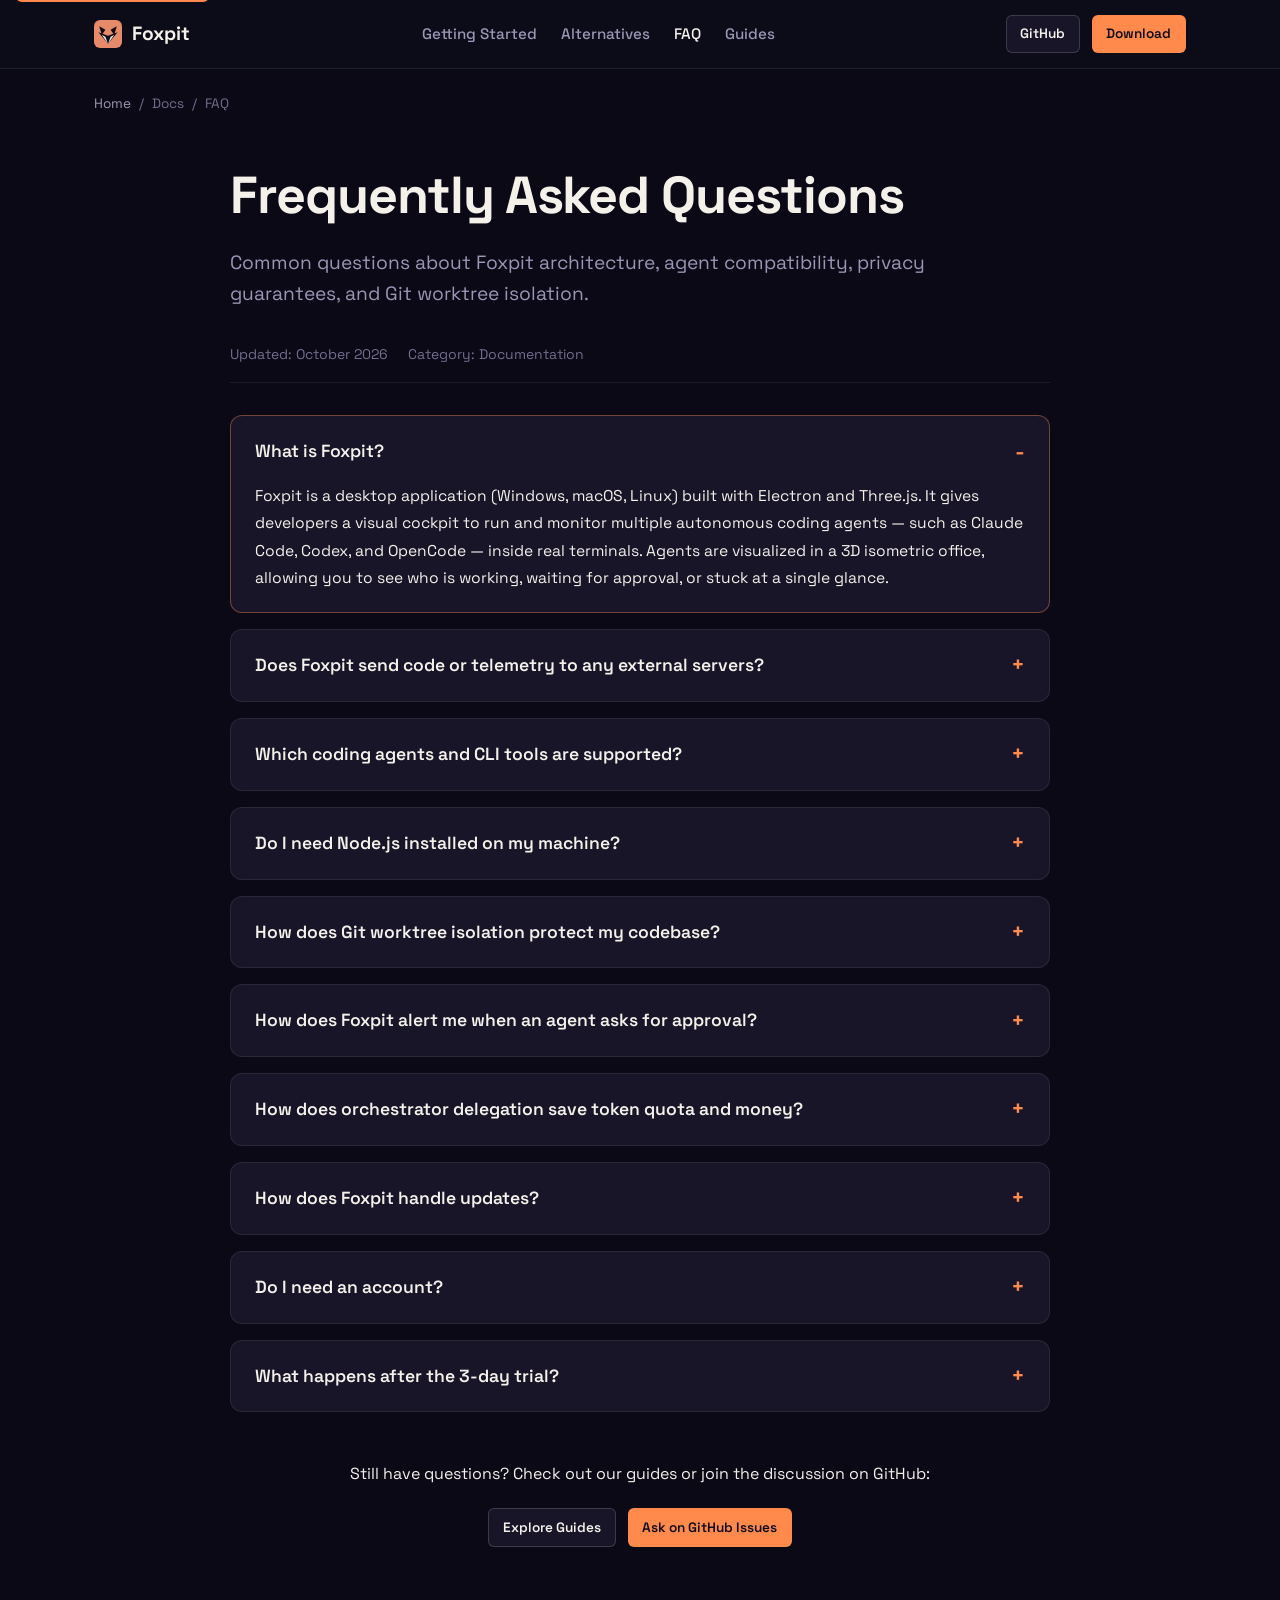
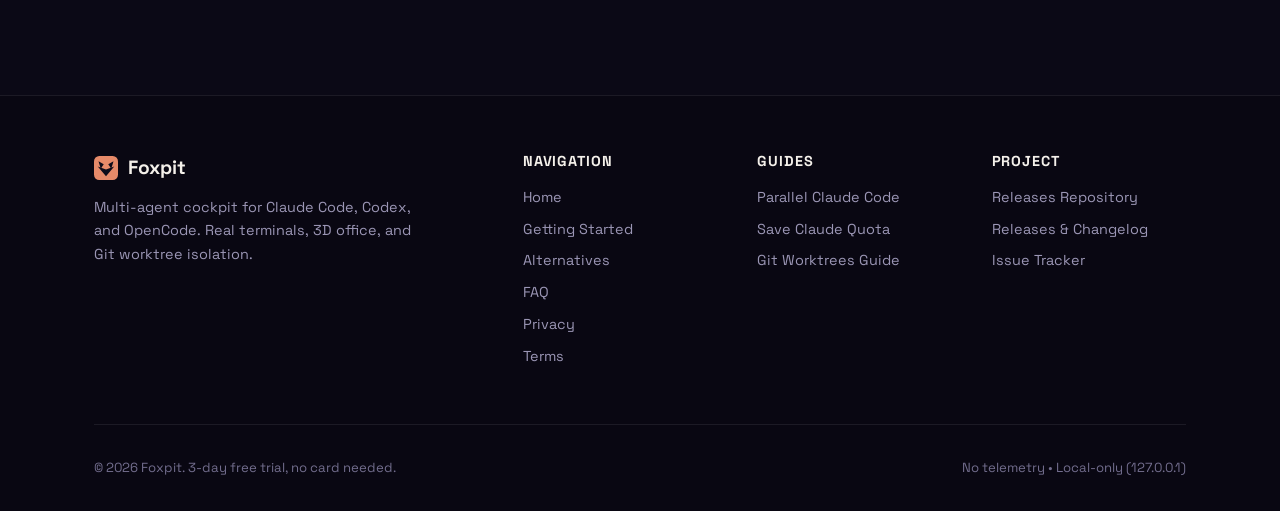
<file: faq.html>
<!DOCTYPE html>
<html lang="en">
<head>
  <meta charset="UTF-8">
  <meta name="viewport" content="width=device-width, initial-scale=1.0">
  <title>Foxpit FAQ — Multi-Agent Questions &amp; Answers</title>
  <meta name="description" content="Answers to frequently asked questions about Foxpit, multi-agent workflows, Git worktrees, Claude Code hooks, and privacy.">
  <link rel="canonical" href="https://lordon1a.github.io/foxpit-releases/faq.html">
  <meta name="theme-color" content="#0E0C1A">

  <!-- Open Graph -->
  <meta property="og:type" content="article">
  <meta property="og:url" content="https://lordon1a.github.io/foxpit-releases/faq.html">
  <meta property="og:title" content="Foxpit FAQ — Multi-Agent Questions &amp; Answers">
  <meta property="og:description" content="Answers to frequently asked questions about Foxpit, multi-agent workflows, Git worktrees, Claude Code hooks, and privacy.">
  <meta property="og:image" content="https://lordon1a.github.io/foxpit-releases/img/sonra.png">
  <meta property="og:site_name" content="Foxpit">

  <!-- Twitter Card -->
  <meta name="twitter:card" content="summary_large_image">
  <meta name="twitter:title" content="Foxpit FAQ — Multi-Agent Questions &amp; Answers">
  <meta name="twitter:description" content="Answers to frequently asked questions about Foxpit, multi-agent workflows, Git worktrees, Claude Code hooks, and privacy.">
  <meta name="twitter:image" content="https://lordon1a.github.io/foxpit-releases/img/sonra.png">

  <link rel="icon" type="image/svg+xml" href="favicon.svg">
  <link rel="manifest" href="site.webmanifest">
  <link rel="stylesheet" href="assets/site.css">

  <script type="application/ld+json">
  {
    "@context": "https://schema.org",
    "@type": "FAQPage",
    "mainEntity": [
      {
        "@type": "Question",
        "name": "What is Foxpit?",
        "acceptedAnswer": {
          "@type": "Answer",
          "text": "Foxpit is a desktop application (Windows, macOS, Linux) that acts as a multi-agent cockpit for terminal-based coding assistants like Claude Code, Codex, and OpenCode. It embeds real terminals, visualizes agents in a 3D isometric office, and provides automatic Git worktree isolation."
        }
      },
      {
        "@type": "Question",
        "name": "Does Foxpit send any source code or telemetry to external servers?",
        "acceptedAnswer": {
          "@type": "Answer",
          "text": "No. Foxpit's hooks and terminal monitors talk only over 127.0.0.1 and the app collects no analytics. It contacts two services: its account server, to sign you in and check your plan, and GitHub Releases, to check for updates. The coding agents you run still send prompts and code to their own model providers."
        }
      },
      {
        "@type": "Question",
        "name": "Which coding agents and CLI tools are supported?",
        "acceptedAnswer": {
          "@type": "Answer",
          "text": "Foxpit currently integrates with Claude Code, OpenAI Codex CLI, and OpenCode. Because terminals are powered by node-pty, any standard CLI process can run inside Foxpit."
        }
      },
      {
        "@type": "Question",
        "name": "Do I need Node.js installed on my system to run Foxpit?",
        "acceptedAnswer": {
          "@type": "Answer",
          "text": "No. The one-click 'Connect all' feature reuses Foxpit's bundled Electron/Node runtime, so it works even if you do not have system Node.js installed."
        }
      },
      {
        "@type": "Question",
        "name": "How does Git worktree isolation work in Foxpit?",
        "acceptedAnswer": {
          "@type": "Answer",
          "text": "When you spawn a sub-agent with isolation enabled, Foxpit runs git worktree add to check out a new dedicated branch into a separate folder. This prevents parallel agents from modifying the same files or fighting over git staging."
        }
      },
      {
        "@type": "Question",
        "name": "How does Foxpit alert me when an agent asks for permission?",
        "acceptedAnswer": {
          "@type": "Answer",
          "text": "When an agent pauses for confirmation before running a bash command or writing a file, Foxpit flashes the OS taskbar, displays an alert flag above the agent desk in the 3D office, and rings a subtle audio chime."
        }
      },
      {
        "@type": "Question",
        "name": "How does orchestrator delegation save token quota and API costs?",
        "acceptedAnswer": {
          "@type": "Answer",
          "text": "A primary orchestrator agent running a flagship model can delegate mechanical sub-tasks such as test execution, lint fixes, and research to sub-agents running lighter, cheaper models in separate terminals, reducing overall token consumption on your most expensive quota."
        }
      },
      {
        "@type": "Question",
        "name": "Do I need an account?",
        "acceptedAnswer": { "@type": "Answer", "text": "Yes, a free one. Sign in with an email code, Google or GitHub to start your 3-day free trial. No card needed." }
      },
      {
        "@type": "Question",
        "name": "What happens after the 3-day trial?",
        "acceptedAnswer": { "@type": "Answer", "text": "You will need Foxpit Pro to keep using the app. Pro is not open yet: until it is, Foxpit keeps working after your trial and we will email you when Pro is available." }
      }
    ]
  }
  </script>
</head>
<body>
  <a href="#main-content" class="skip-link">Skip to main content</a>

  <header class="site-header">
    <div class="container">
      <a href="index.html" class="brand" aria-label="Foxpit Homepage">
        <svg width="28" height="28" viewBox="0 0 64 64" fill="none" aria-hidden="true">
          <rect width="64" height="64" rx="14" fill="#E68A69"/>
          <polygon points="12,14 26,22 18,34" fill="#0E0C1A"/>
          <polygon points="52,14 38,22 46,34" fill="#0E0C1A"/>
          <polygon points="32,54 10,28 32,36 54,28" fill="#0E0C1A"/>
          <polygon points="32,54 18,34 26,38" fill="#F4F0EA"/>
          <polygon points="32,54 46,34 38,38" fill="#F4F0EA"/>
        </svg>
        <span>Foxpit</span>
      </a>

      <nav class="site-nav" aria-label="Primary Navigation">
        <a href="getting-started.html">Getting Started</a>
        <a href="alternatives.html">Alternatives</a>
        <a href="faq.html" class="active">FAQ</a>
        <a href="guides/run-multiple-claude-code-agents.html">Guides</a>
      </nav>

      <div class="header-actions">
        <a href="https://github.com/lordon1a/foxpit-releases" class="btn btn-secondary btn-sm" target="_blank" rel="noopener noreferrer">
          GitHub
        </a>
        <a href="getting-started.html#download" class="btn btn-primary btn-sm">
          Download
        </a>
      </div>
    </div>
  </header>

  <main id="main-content">
    <div class="container">
      <ul class="breadcrumbs" aria-label="Breadcrumb">
        <li><a href="index.html">Home</a></li>
        <li><span>Docs</span></li>
        <li aria-current="page">FAQ</li>
      </ul>

      <div class="content-wrapper">
        <article>
          <h1>Frequently Asked Questions</h1>
          <p class="lead">
            Common questions about Foxpit architecture, agent compatibility, privacy guarantees, and Git worktree isolation.
          </p>

          <div class="meta-bar">
            <span>Updated: October 2026</span>
            <span>Category: Documentation</span>
          </div>

          <details class="faq-item" open>
            <summary>What is Foxpit?</summary>
            <div class="faq-answer">
              <p>Foxpit is a desktop application (Windows, macOS, Linux) built with Electron and Three.js. It gives developers a visual cockpit to run and monitor multiple autonomous coding agents — such as Claude Code, Codex, and OpenCode — inside real terminals. Agents are visualized in a 3D isometric office, allowing you to see who is working, waiting for approval, or stuck at a single glance.</p>
            </div>
          </details>

          <details class="faq-item">
            <summary>Does Foxpit send code or telemetry to any external servers?</summary>
            <div class="faq-answer">
              <p><strong>Not by the app.</strong> Foxpit's event hooks and terminal listeners connect to <code>127.0.0.1</code> on your machine, and the app collects no analytics. The app makes two kinds of outbound requests: signing in and checking your plan with the Foxpit account server (your email, an account id and an anonymous device hash, never code), and an update check against GitHub Releases. Keep in mind that the coding agents you run inside Foxpit still send your prompts and code to their own model providers — that is how those CLIs work.</p>
            </div>
          </details>

          <details class="faq-item">
            <summary>Which coding agents and CLI tools are supported?</summary>
            <div class="faq-answer">
              <p>Foxpit currently provides one-click hook integration for <strong>Claude Code</strong>, <strong>OpenAI Codex CLI</strong>, and <strong>OpenCode</strong>. Furthermore, because terminals are emulated via <code>node-pty</code> and xterm, you can run any standard CLI tool, bash script, or custom agent runner inside the cockpit.</p>
            </div>
          </details>

          <details class="faq-item">
            <summary>Do I need Node.js installed on my machine?</summary>
            <div class="faq-answer">
              <p>No. The "Connect All" setup reuses Foxpit's bundled Electron/Node runtime, so it configures the necessary hook scripts without needing a global Node.js installation on your operating system.</p>
            </div>
          </details>

          <details class="faq-item">
            <summary>How does Git worktree isolation protect my codebase?</summary>
            <div class="faq-answer">
              <p>When running multiple AI agents in parallel, they can easily overwrite each other's changes or create merge collisions in the main directory. Foxpit leverages native <code>git worktree</code> functionality: each sub-agent is assigned its own directory and isolated Git branch. Once an agent finishes its task, you can review the diff and merge cleanly.</p>
            </div>
          </details>

          <details class="faq-item">
            <summary>How does Foxpit alert me when an agent asks for approval?</summary>
            <div class="faq-answer">
              <p>Autonomous agents frequently pause to request confirmation before executing risky terminal commands or editing files. When this occurs, Foxpit immediately raises a visual banner in the 3D office, pulses the mascot desk, flashes the OS taskbar, and sends a system notification. Click the agent's status bubble or the summary bar to jump straight to that terminal.</p>
            </div>
          </details>

          <details class="faq-item">
            <summary>How does orchestrator delegation save token quota and money?</summary>
            <div class="faq-answer">
              <p>Flagship models have strict token limits and higher pricing. Instead of letting the flagship model run slow compile commands or parse verbose test logs, Foxpit's orchestration workflow lets the lead agent assign sub-agents running cheaper models (such as a Haiku-class model, a free OpenCode model, or DeepSeek) inside optional worktrees. Because you pick each mascot's driver and model, you can keep expensive quota for planning and review.</p>
            </div>
          </details>

          <details class="faq-item">
            <summary>How does Foxpit handle updates?</summary>
            <div class="faq-answer">
              <p>Foxpit features built-in auto-updates backed by GitHub Releases. When a new stable version is published, Foxpit can download and apply the update seamlessly without requiring manual re-installation.</p>
            </div>
          </details>

          <details class="faq-item">
            <summary>Do I need an account?</summary>
            <div class="faq-answer">
              <p>Yes, a free one. Sign in with an email code, Google or GitHub to start your 3-day free trial. No card needed. Your account only holds your email and plan; your code stays on your computer.</p>
            </div>
          </details>

          <details class="faq-item">
            <summary>What happens after the 3-day trial?</summary>
            <div class="faq-answer">
              <p>You will need Foxpit Pro to keep using the app. Pro is not open yet: until it is, Foxpit keeps working after your trial and we will email you when Pro is available.</p>
            </div>
          </details>

          <div style="margin-top: 3rem; text-align: center;">
            <p>Still have questions? Check out our guides or join the discussion on GitHub:</p>
            <p>
              <a href="guides/run-multiple-claude-code-agents.html" class="btn btn-secondary btn-sm" style="margin-right: 0.5rem;">Explore Guides</a>
              <a href="https://github.com/lordon1a/foxpit-releases/issues" class="btn btn-primary btn-sm" target="_blank" rel="noopener noreferrer">Ask on GitHub Issues</a>
            </p>
          </div>
        </article>
      </div>
    </div>
  </main>

  <footer class="site-footer">
    <div class="container">
      <div class="footer-grid">
        <div class="footer-brand">
          <div class="brand">
            <svg width="24" height="24" viewBox="0 0 64 64" fill="none" aria-hidden="true">
              <rect width="64" height="64" rx="14" fill="#E68A69"/>
              <polygon points="12,14 26,22 18,34" fill="#0E0C1A"/>
              <polygon points="52,14 38,22 46,34" fill="#0E0C1A"/>
              <polygon points="32,54 10,28 32,36 54,28" fill="#0E0C1A"/>
            </svg>
            <span>Foxpit</span>
          </div>
          <p>Multi-agent cockpit for Claude Code, Codex, and OpenCode. Real terminals, 3D office, and Git worktree isolation.</p>
        </div>

        <div class="footer-col">
          <h4>Navigation</h4>
          <ul>
            <li><a href="index.html">Home</a></li>
            <li><a href="getting-started.html">Getting Started</a></li>
            <li><a href="alternatives.html">Alternatives</a></li>
            <li><a href="faq.html">FAQ</a></li>
            <li><a href="privacy.html">Privacy</a></li>
            <li><a href="terms.html">Terms</a></li>
          </ul>
        </div>

        <div class="footer-col">
          <h4>Guides</h4>
          <ul>
            <li><a href="guides/run-multiple-claude-code-agents.html">Parallel Claude Code</a></li>
            <li><a href="guides/save-claude-quota-with-orchestration.html">Save Claude Quota</a></li>
            <li><a href="guides/git-worktrees-for-ai-agents.html">Git Worktrees Guide</a></li>
          </ul>
        </div>

        <div class="footer-col">
          <h4>Project</h4>
          <ul>
            <li><a href="https://github.com/lordon1a/foxpit-releases" target="_blank" rel="noopener noreferrer">Releases Repository</a></li>
            <li><a href="https://github.com/lordon1a/foxpit-releases/releases" target="_blank" rel="noopener noreferrer">Releases &amp; Changelog</a></li>
            <li><a href="https://github.com/lordon1a/foxpit-releases/issues" target="_blank" rel="noopener noreferrer">Issue Tracker</a></li>
          </ul>
        </div>
      </div>

      <div class="footer-bottom">
        <div>&copy; 2026 Foxpit. 3-day free trial, no card needed.</div>
        <div>No telemetry &bull; Local-only (127.0.0.1)</div>
      </div>
    </div>
  </footer>

  <script src="assets/site.js"></script>
</body>
</html>
</file>
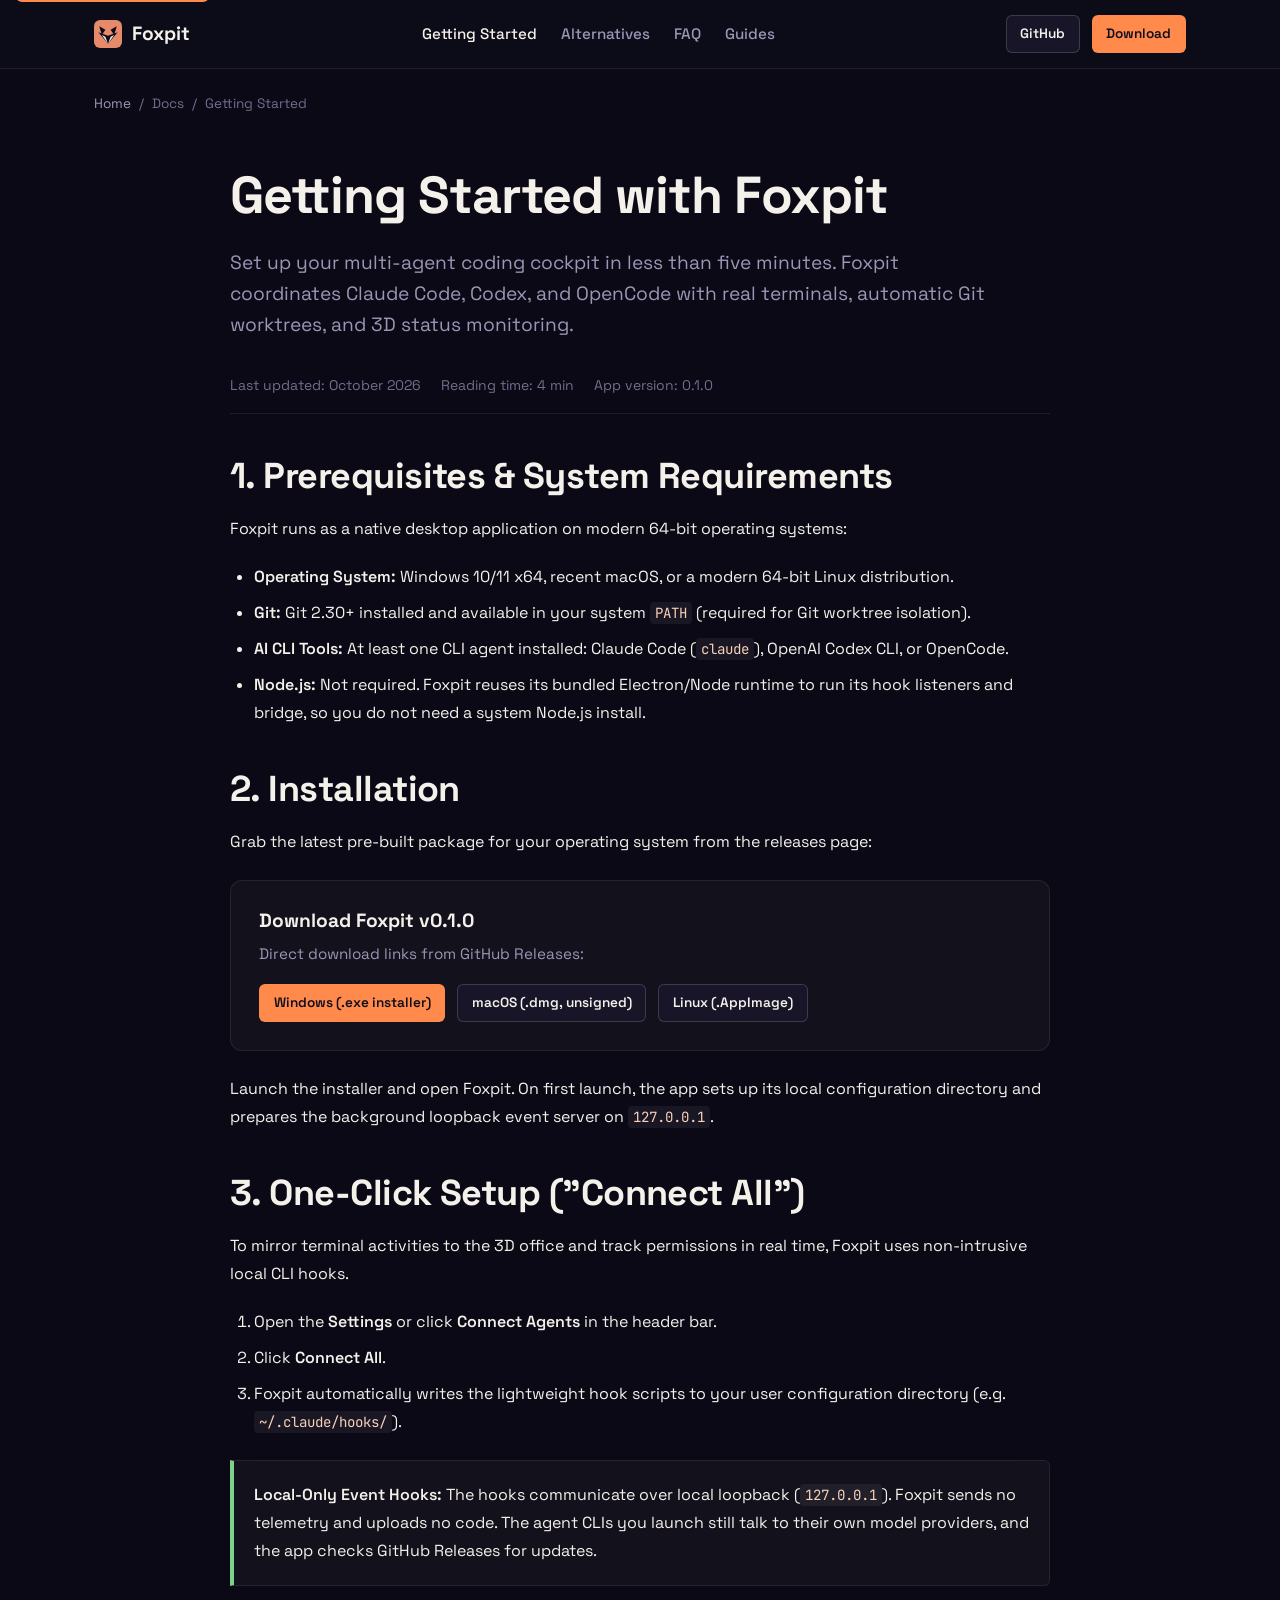
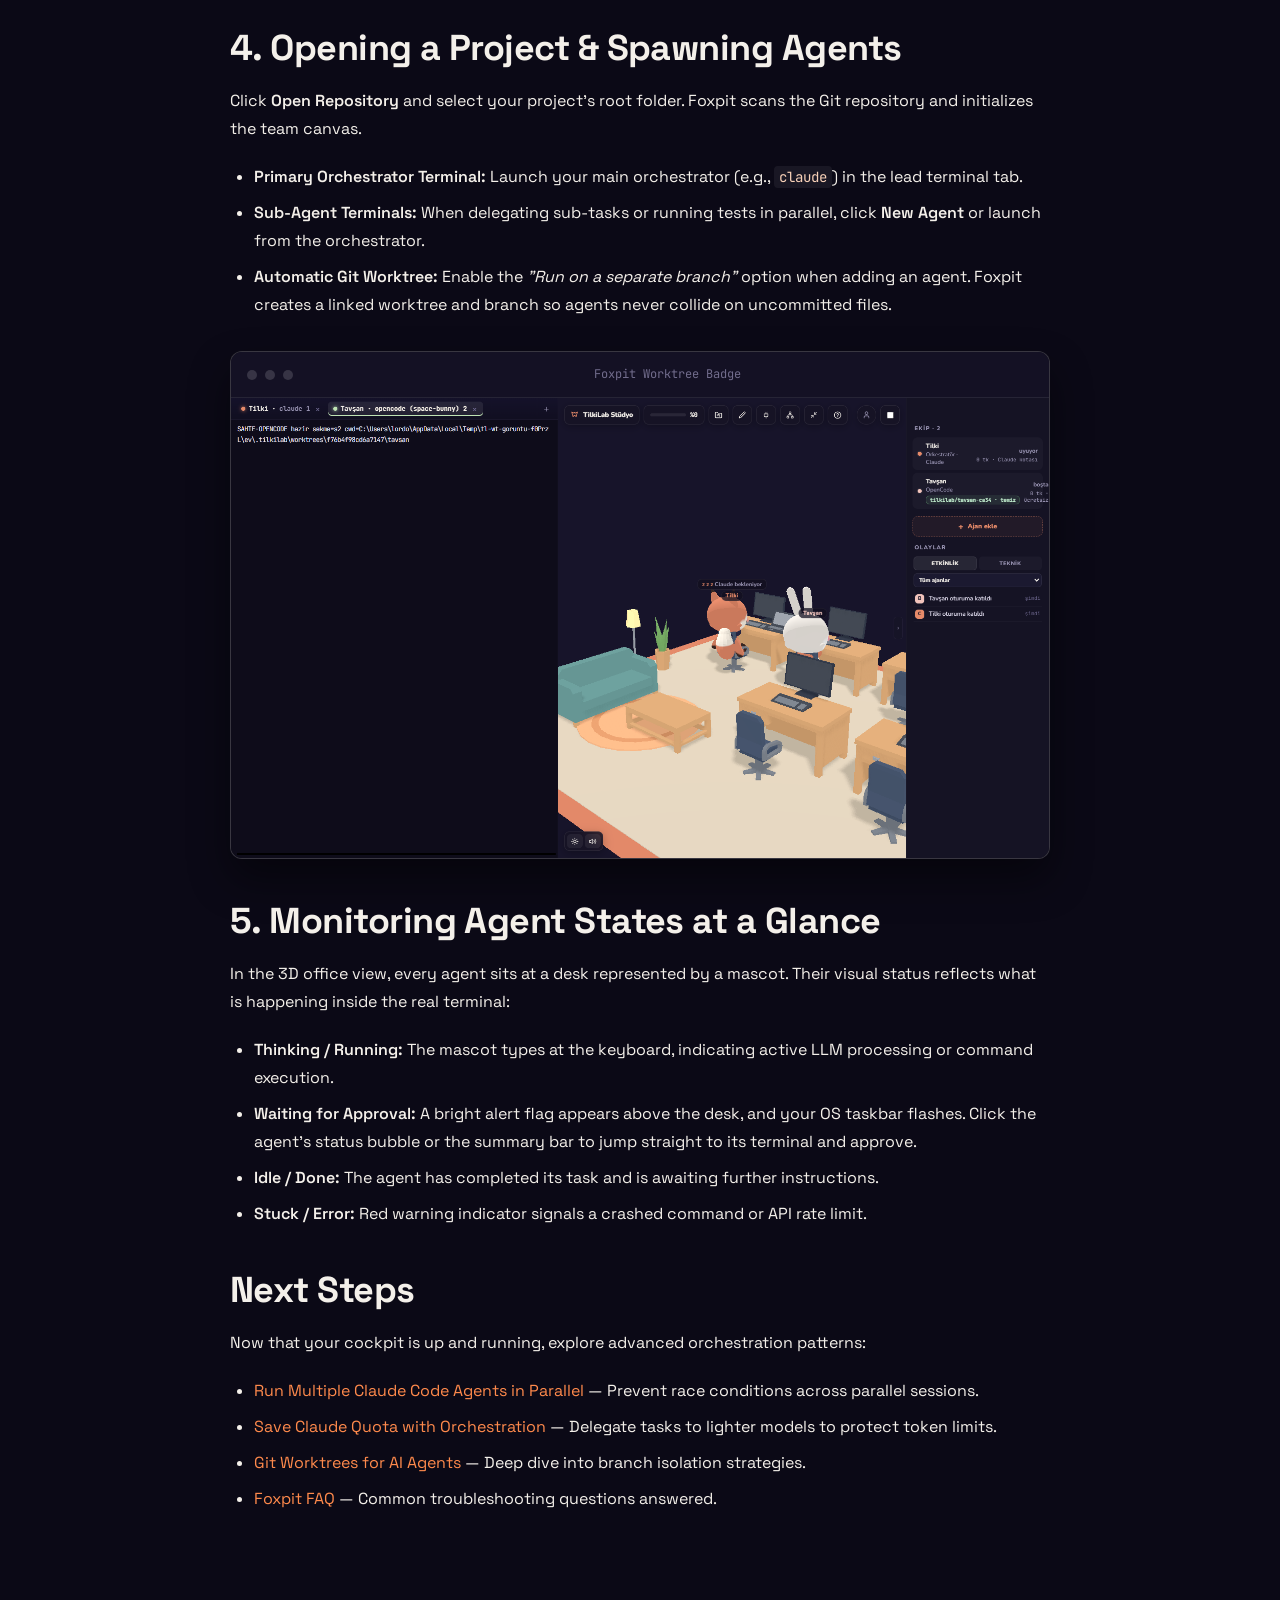
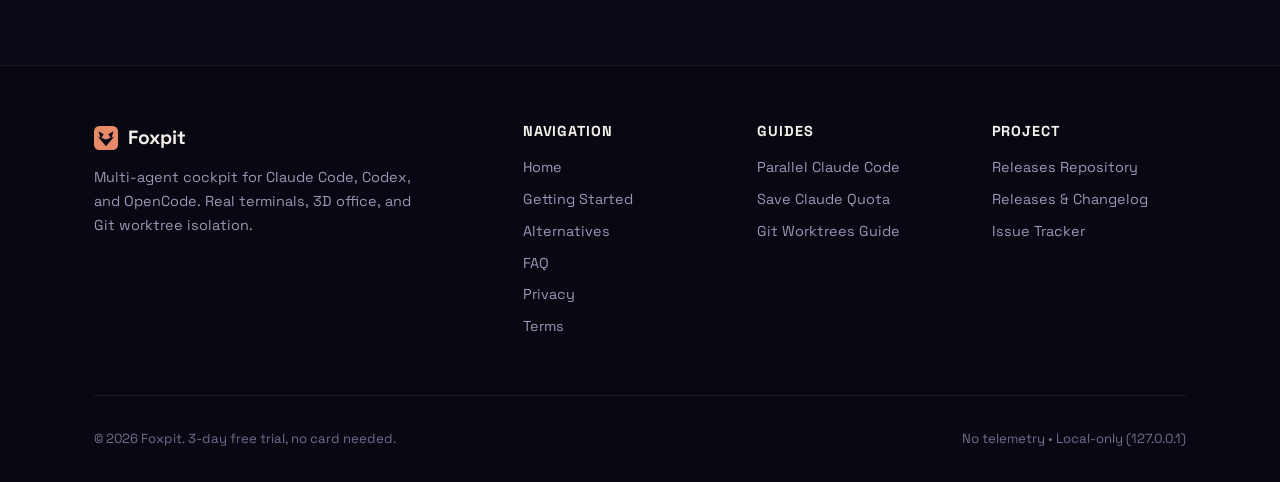
<file: getting-started.html>
<!DOCTYPE html>
<html lang="en">
<head>
  <meta charset="UTF-8">
  <meta name="viewport" content="width=device-width, initial-scale=1.0">
  <title>Getting Started with Foxpit — Quick Setup Guide</title>
  <meta name="description" content="Install Foxpit, connect Claude Code or OpenCode agents, configure Git worktrees, and orchestrate sub-agents in minutes.">
  <link rel="canonical" href="https://lordon1a.github.io/foxpit-releases/getting-started.html">
  <meta name="theme-color" content="#0E0C1A">

  <!-- Open Graph -->
  <meta property="og:type" content="article">
  <meta property="og:url" content="https://lordon1a.github.io/foxpit-releases/getting-started.html">
  <meta property="og:title" content="Getting Started with Foxpit — Quick Setup Guide">
  <meta property="og:description" content="Install Foxpit, connect Claude Code or OpenCode agents, configure Git worktrees, and orchestrate sub-agents in minutes.">
  <meta property="og:image" content="https://lordon1a.github.io/foxpit-releases/img/sonra.png">
  <meta property="og:site_name" content="Foxpit">

  <!-- Twitter Card -->
  <meta name="twitter:card" content="summary_large_image">
  <meta name="twitter:title" content="Getting Started with Foxpit — Quick Setup Guide">
  <meta name="twitter:description" content="Install Foxpit, connect Claude Code or OpenCode agents, configure Git worktrees, and orchestrate sub-agents in minutes.">
  <meta name="twitter:image" content="https://lordon1a.github.io/foxpit-releases/img/sonra.png">

  <link rel="icon" type="image/svg+xml" href="favicon.svg">
  <link rel="manifest" href="site.webmanifest">
  <link rel="stylesheet" href="assets/site.css">

  <script type="application/ld+json">
  {
    "@context": "https://schema.org",
    "@type": "TechArticle",
    "headline": "Getting Started with Foxpit — Quick Setup Guide",
    "description": "Step-by-step installation and initial workflow guide for the Foxpit multi-agent cockpit.",
    "url": "https://lordon1a.github.io/foxpit-releases/getting-started.html",
    "image": "https://lordon1a.github.io/foxpit-releases/img/sonra.png",
    "author": {
      "@type": "Organization",
      "name": "Foxpit Team"
    }
  }
  </script>
</head>
<body>
  <a href="#main-content" class="skip-link">Skip to main content</a>

  <header class="site-header">
    <div class="container">
      <a href="index.html" class="brand" aria-label="Foxpit Homepage">
        <svg width="28" height="28" viewBox="0 0 64 64" fill="none" aria-hidden="true">
          <rect width="64" height="64" rx="14" fill="#E68A69"/>
          <polygon points="12,14 26,22 18,34" fill="#0E0C1A"/>
          <polygon points="52,14 38,22 46,34" fill="#0E0C1A"/>
          <polygon points="32,54 10,28 32,36 54,28" fill="#0E0C1A"/>
          <polygon points="32,54 18,34 26,38" fill="#F4F0EA"/>
          <polygon points="32,54 46,34 38,38" fill="#F4F0EA"/>
        </svg>
        <span>Foxpit</span>
      </a>

      <nav class="site-nav" aria-label="Primary Navigation">
        <a href="getting-started.html" class="active">Getting Started</a>
        <a href="alternatives.html">Alternatives</a>
        <a href="faq.html">FAQ</a>
        <a href="guides/run-multiple-claude-code-agents.html">Guides</a>
      </nav>

      <div class="header-actions">
        <a href="https://github.com/lordon1a/foxpit-releases" class="btn btn-secondary btn-sm" target="_blank" rel="noopener noreferrer">
          GitHub
        </a>
        <a href="#download" class="btn btn-primary btn-sm">
          Download
        </a>
      </div>
    </div>
  </header>

  <main id="main-content">
    <div class="container">
      <ul class="breadcrumbs" aria-label="Breadcrumb">
        <li><a href="index.html">Home</a></li>
        <li><span>Docs</span></li>
        <li aria-current="page">Getting Started</li>
      </ul>

      <div class="content-wrapper">
        <article>
          <h1>Getting Started with Foxpit</h1>
          <p class="lead">
            Set up your multi-agent coding cockpit in less than five minutes. Foxpit coordinates Claude Code, Codex, and OpenCode with real terminals, automatic Git worktrees, and 3D status monitoring.
          </p>

          <div class="meta-bar">
            <span>Last updated: October 2026</span>
            <span>Reading time: 4 min</span>
            <span>App version: 0.1.0</span>
          </div>

          <h2 id="requirements">1. Prerequisites &amp; System Requirements</h2>
          <p>
            Foxpit runs as a native desktop application on modern 64-bit operating systems:
          </p>
          <ul>
            <li><strong>Operating System:</strong> Windows 10/11 x64, recent macOS, or a modern 64-bit Linux distribution.</li>
            <li><strong>Git:</strong> Git 2.30+ installed and available in your system <code>PATH</code> (required for Git worktree isolation).</li>
            <li><strong>AI CLI Tools:</strong> At least one CLI agent installed: Claude Code (<code>claude</code>), OpenAI Codex CLI, or OpenCode.</li>
            <li><strong>Node.js:</strong> Not required. Foxpit reuses its bundled Electron/Node runtime to run its hook listeners and bridge, so you do not need a system Node.js install.</li>
          </ul>

          <h2 id="download">2. Installation</h2>
          <p>
            Grab the latest pre-built package for your operating system from the releases page:
          </p>

          <div class="card" style="margin: 1.5rem 0; background: var(--bg-surface);">
            <h3>Download Foxpit v0.1.0</h3>
            <p>Direct download links from GitHub Releases:</p>
            <div style="display: flex; gap: 0.75rem; flex-wrap: wrap; margin-top: 1rem;">
              <a href="https://github.com/lordon1a/foxpit-releases/releases/latest" class="btn btn-primary btn-sm">
                Windows (.exe installer)
              </a>
              <a href="https://github.com/lordon1a/foxpit-releases/releases/latest" class="btn btn-secondary btn-sm">
                macOS (.dmg, unsigned)
              </a>
              <a href="https://github.com/lordon1a/foxpit-releases/releases/latest" class="btn btn-secondary btn-sm">
                Linux (.AppImage)
              </a>
            </div>
          </div>

          <p>
            Launch the installer and open Foxpit. On first launch, the app sets up its local configuration directory and prepares the background loopback event server on <code>127.0.0.1</code>.
          </p>

          <h2 id="connect-agents">3. One-Click Setup ("Connect All")</h2>
          <p>
            To mirror terminal activities to the 3D office and track permissions in real time, Foxpit uses non-intrusive local CLI hooks.
          </p>
          <ol>
            <li>Open the <strong>Settings</strong> or click <strong>Connect Agents</strong> in the header bar.</li>
            <li>Click <strong>Connect All</strong>.</li>
            <li>Foxpit automatically writes the lightweight hook scripts to your user configuration directory (e.g. <code>~/.claude/hooks/</code>).</li>
          </ol>

          <div class="callout tip">
            <p><strong>Local-Only Event Hooks:</strong> The hooks communicate over local loopback (<code>127.0.0.1</code>). Foxpit sends no telemetry and uploads no code. The agent CLIs you launch still talk to their own model providers, and the app checks GitHub Releases for updates.</p>
          </div>

          <h2 id="open-project">4. Opening a Project &amp; Spawning Agents</h2>
          <p>
            Click <strong>Open Repository</strong> and select your project's root folder. Foxpit scans the Git repository and initializes the team canvas.
          </p>
          <ul>
            <li><strong>Primary Orchestrator Terminal:</strong> Launch your main orchestrator (e.g., <code>claude</code>) in the lead terminal tab.</li>
            <li><strong>Sub-Agent Terminals:</strong> When delegating sub-tasks or running tests in parallel, click <strong>New Agent</strong> or launch from the orchestrator.</li>
            <li><strong>Automatic Git Worktree:</strong> Enable the <em>"Run on a separate branch"</em> option when adding an agent. Foxpit creates a linked worktree and branch so agents never collide on uncommitted files.</li>
          </ul>

          <div class="screenshot-frame">
            <div class="screenshot-bar">
              <span class="screenshot-dot"></span>
              <span class="screenshot-dot"></span>
              <span class="screenshot-dot"></span>
              <span class="screenshot-title">Foxpit Worktree Badge</span>
            </div>
            <img src="img/worktree.png" alt="Foxpit Git worktree panel displaying isolated agent branches" width="1600" height="900" loading="lazy">
          </div>

          <h2 id="monitoring">5. Monitoring Agent States at a Glance</h2>
          <p>
            In the 3D office view, every agent sits at a desk represented by a mascot. Their visual status reflects what is happening inside the real terminal:
          </p>
          <ul>
            <li><strong>Thinking / Running:</strong> The mascot types at the keyboard, indicating active LLM processing or command execution.</li>
            <li><strong>Waiting for Approval:</strong> A bright alert flag appears above the desk, and your OS taskbar flashes. Click the agent's status bubble or the summary bar to jump straight to its terminal and approve.</li>
            <li><strong>Idle / Done:</strong> The agent has completed its task and is awaiting further instructions.</li>
            <li><strong>Stuck / Error:</strong> Red warning indicator signals a crashed command or API rate limit.</li>
          </ul>

          <h2 id="next-steps">Next Steps</h2>
          <p>Now that your cockpit is up and running, explore advanced orchestration patterns:</p>
          <ul>
            <li><a href="guides/run-multiple-claude-code-agents.html">Run Multiple Claude Code Agents in Parallel</a> — Prevent race conditions across parallel sessions.</li>
            <li><a href="guides/save-claude-quota-with-orchestration.html">Save Claude Quota with Orchestration</a> — Delegate tasks to lighter models to protect token limits.</li>
            <li><a href="guides/git-worktrees-for-ai-agents.html">Git Worktrees for AI Agents</a> — Deep dive into branch isolation strategies.</li>
            <li><a href="faq.html">Foxpit FAQ</a> — Common troubleshooting questions answered.</li>
          </ul>
        </article>
      </div>
    </div>
  </main>

  <footer class="site-footer">
    <div class="container">
      <div class="footer-grid">
        <div class="footer-brand">
          <div class="brand">
            <svg width="24" height="24" viewBox="0 0 64 64" fill="none" aria-hidden="true">
              <rect width="64" height="64" rx="14" fill="#E68A69"/>
              <polygon points="12,14 26,22 18,34" fill="#0E0C1A"/>
              <polygon points="52,14 38,22 46,34" fill="#0E0C1A"/>
              <polygon points="32,54 10,28 32,36 54,28" fill="#0E0C1A"/>
            </svg>
            <span>Foxpit</span>
          </div>
          <p>Multi-agent cockpit for Claude Code, Codex, and OpenCode. Real terminals, 3D office, and Git worktree isolation.</p>
        </div>

        <div class="footer-col">
          <h4>Navigation</h4>
          <ul>
            <li><a href="index.html">Home</a></li>
            <li><a href="getting-started.html">Getting Started</a></li>
            <li><a href="alternatives.html">Alternatives</a></li>
            <li><a href="faq.html">FAQ</a></li>
            <li><a href="privacy.html">Privacy</a></li>
            <li><a href="terms.html">Terms</a></li>
          </ul>
        </div>

        <div class="footer-col">
          <h4>Guides</h4>
          <ul>
            <li><a href="guides/run-multiple-claude-code-agents.html">Parallel Claude Code</a></li>
            <li><a href="guides/save-claude-quota-with-orchestration.html">Save Claude Quota</a></li>
            <li><a href="guides/git-worktrees-for-ai-agents.html">Git Worktrees Guide</a></li>
          </ul>
        </div>

        <div class="footer-col">
          <h4>Project</h4>
          <ul>
            <li><a href="https://github.com/lordon1a/foxpit-releases" target="_blank" rel="noopener noreferrer">Releases Repository</a></li>
            <li><a href="https://github.com/lordon1a/foxpit-releases/releases" target="_blank" rel="noopener noreferrer">Releases &amp; Changelog</a></li>
            <li><a href="https://github.com/lordon1a/foxpit-releases/issues" target="_blank" rel="noopener noreferrer">Issue Tracker</a></li>
          </ul>
        </div>
      </div>

      <div class="footer-bottom">
        <div>&copy; 2026 Foxpit. 3-day free trial, no card needed.</div>
        <div>No telemetry &bull; Local-only (127.0.0.1)</div>
      </div>
    </div>
  </footer>

  <script src="assets/site.js"></script>
</body>
</html>
</file>
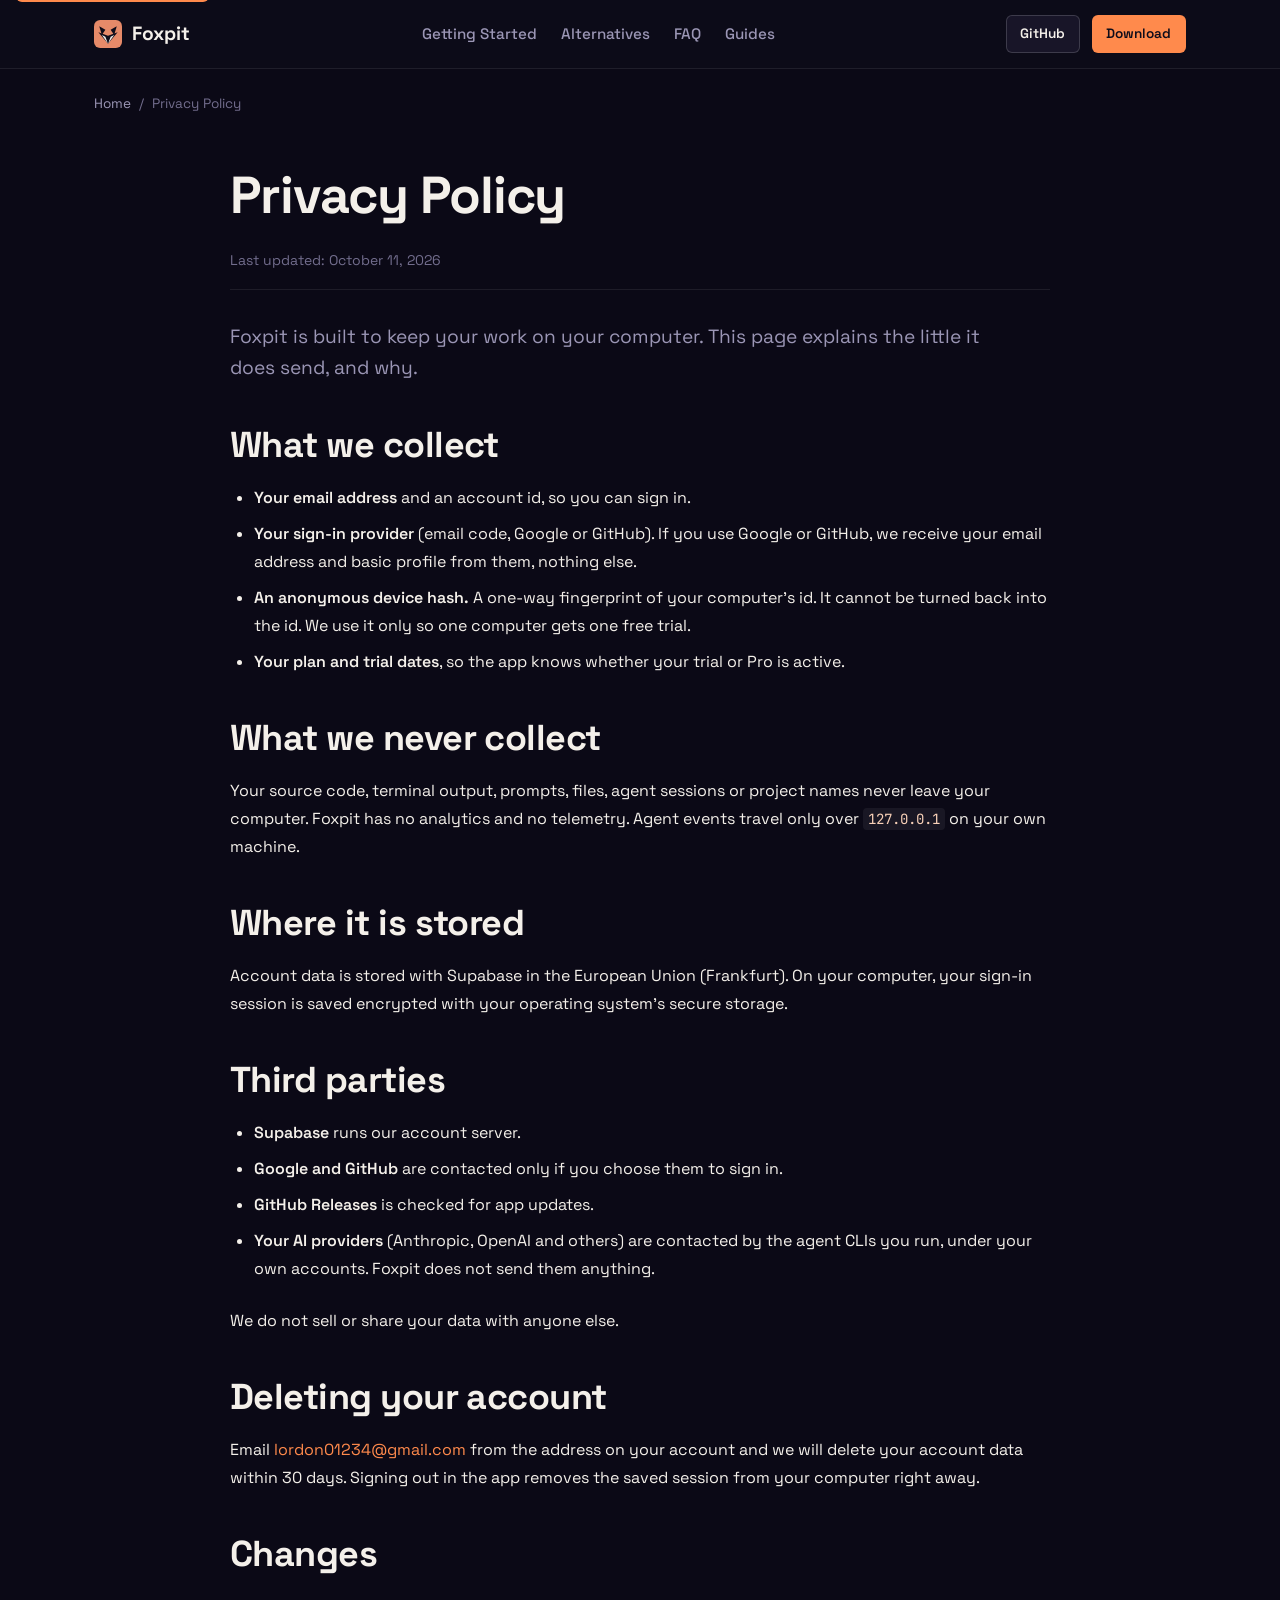
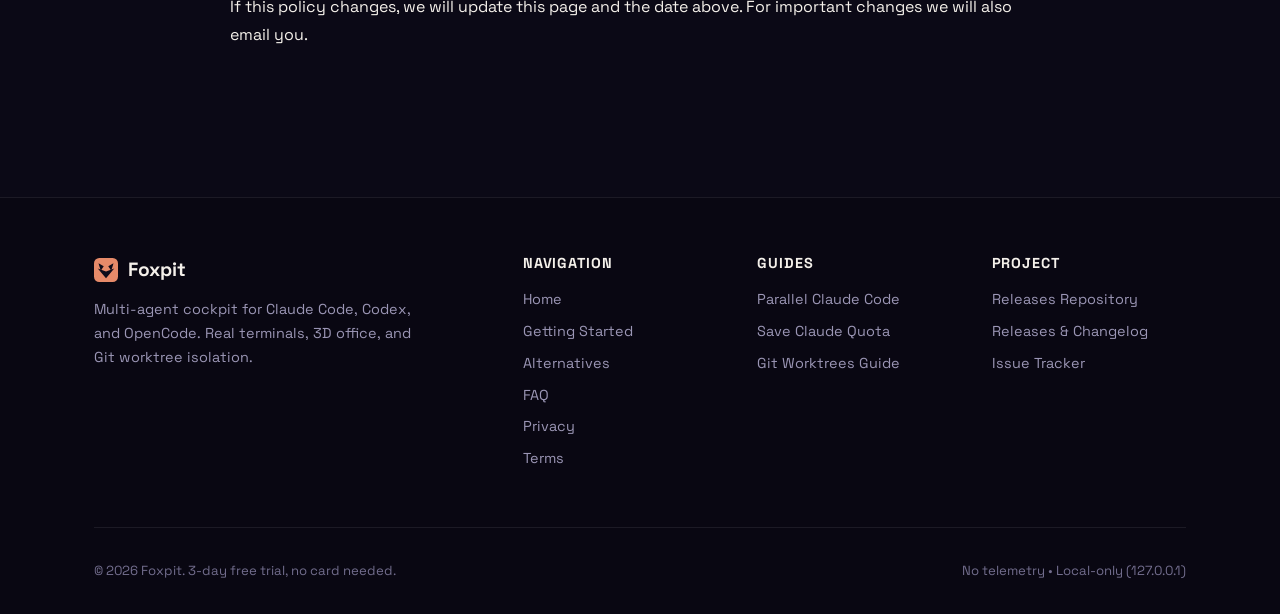
<file: privacy.html>
<!DOCTYPE html>
<html lang="en">
<head>
  <meta charset="UTF-8">
  <meta name="viewport" content="width=device-width, initial-scale=1.0">
  <title>Privacy Policy — Foxpit</title>
  <meta name="description" content="What Foxpit collects (your email and plan), what it never collects (your code), and how to delete your account.">
  <link rel="canonical" href="https://lordon1a.github.io/foxpit-releases/privacy.html">
  <meta name="theme-color" content="#0E0C1A">
  <link rel="icon" type="image/svg+xml" href="favicon.svg">
  <link rel="manifest" href="site.webmanifest">
  <link rel="stylesheet" href="assets/site.css">
</head>
<body>
  <a href="#main-content" class="skip-link">Skip to main content</a>

  <header class="site-header">
    <div class="container">
      <a href="index.html" class="brand" aria-label="Foxpit Homepage">
        <svg width="28" height="28" viewBox="0 0 64 64" fill="none" aria-hidden="true">
          <rect width="64" height="64" rx="14" fill="#E68A69"/>
          <polygon points="12,14 26,22 18,34" fill="#0E0C1A"/>
          <polygon points="52,14 38,22 46,34" fill="#0E0C1A"/>
          <polygon points="32,54 10,28 32,36 54,28" fill="#0E0C1A"/>
          <polygon points="32,54 18,34 26,38" fill="#F4F0EA"/>
          <polygon points="32,54 46,34 38,38" fill="#F4F0EA"/>
        </svg>
        <span>Foxpit</span>
      </a>

      <nav class="site-nav" aria-label="Primary Navigation">
        <a href="getting-started.html">Getting Started</a>
        <a href="alternatives.html">Alternatives</a>
        <a href="faq.html">FAQ</a>
        <a href="guides/run-multiple-claude-code-agents.html">Guides</a>
      </nav>

      <div class="header-actions">
        <a href="https://github.com/lordon1a/foxpit-releases" class="btn btn-secondary btn-sm" target="_blank" rel="noopener noreferrer">
          GitHub
        </a>
        <a href="getting-started.html#download" class="btn btn-primary btn-sm">
          Download
        </a>
      </div>
    </div>
  </header>

  <main id="main-content">
    <div class="container">
      <ul class="breadcrumbs" aria-label="Breadcrumb">
        <li><a href="index.html">Home</a></li>
        <li aria-current="page">Privacy Policy</li>
      </ul>
      <div class="content-wrapper">
        <article>
          <h1>Privacy Policy</h1>
          <div class="meta-bar"><span>Last updated: October 11, 2026</span></div>
          <p class="lead">Foxpit is built to keep your work on your computer. This page explains the little it does send, and why.</p>

          <h2>What we collect</h2>
          <ul>
            <li><strong>Your email address</strong> and an account id, so you can sign in.</li>
            <li><strong>Your sign-in provider</strong> (email code, Google or GitHub). If you use Google or GitHub, we receive your email address and basic profile from them, nothing else.</li>
            <li><strong>An anonymous device hash.</strong> A one-way fingerprint of your computer's id. It cannot be turned back into the id. We use it only so one computer gets one free trial.</li>
            <li><strong>Your plan and trial dates</strong>, so the app knows whether your trial or Pro is active.</li>
          </ul>

          <h2>What we never collect</h2>
          <p>Your source code, terminal output, prompts, files, agent sessions or project names never leave your computer. Foxpit has no analytics and no telemetry. Agent events travel only over <code>127.0.0.1</code> on your own machine.</p>

          <h2>Where it is stored</h2>
          <p>Account data is stored with Supabase in the European Union (Frankfurt). On your computer, your sign-in session is saved encrypted with your operating system's secure storage.</p>

          <h2>Third parties</h2>
          <ul>
            <li><strong>Supabase</strong> runs our account server.</li>
            <li><strong>Google and GitHub</strong> are contacted only if you choose them to sign in.</li>
            <li><strong>GitHub Releases</strong> is checked for app updates.</li>
            <li><strong>Your AI providers</strong> (Anthropic, OpenAI and others) are contacted by the agent CLIs you run, under your own accounts. Foxpit does not send them anything.</li>
          </ul>
          <p>We do not sell or share your data with anyone else.</p>

          <h2>Deleting your account</h2>
          <p>Email <a href="mailto:lordon01234@gmail.com">lordon01234@gmail.com</a> from the address on your account and we will delete your account data within 30 days. Signing out in the app removes the saved session from your computer right away.</p>

          <h2>Changes</h2>
          <p>If this policy changes, we will update this page and the date above. For important changes we will also email you.</p>
        </article>
      </div>
    </div>
  </main>

  <footer class="site-footer">
    <div class="container">
      <div class="footer-grid">
        <div class="footer-brand">
          <div class="brand">
            <svg width="24" height="24" viewBox="0 0 64 64" fill="none" aria-hidden="true">
              <rect width="64" height="64" rx="14" fill="#E68A69"/>
              <polygon points="12,14 26,22 18,34" fill="#0E0C1A"/>
              <polygon points="52,14 38,22 46,34" fill="#0E0C1A"/>
              <polygon points="32,54 10,28 32,36 54,28" fill="#0E0C1A"/>
            </svg>
            <span>Foxpit</span>
          </div>
          <p>Multi-agent cockpit for Claude Code, Codex, and OpenCode. Real terminals, 3D office, and Git worktree isolation.</p>
        </div>

        <div class="footer-col">
          <h4>Navigation</h4>
          <ul>
            <li><a href="index.html">Home</a></li>
            <li><a href="getting-started.html">Getting Started</a></li>
            <li><a href="alternatives.html">Alternatives</a></li>
            <li><a href="faq.html">FAQ</a></li>
            <li><a href="privacy.html">Privacy</a></li>
            <li><a href="terms.html">Terms</a></li>
          </ul>
        </div>

        <div class="footer-col">
          <h4>Guides</h4>
          <ul>
            <li><a href="guides/run-multiple-claude-code-agents.html">Parallel Claude Code</a></li>
            <li><a href="guides/save-claude-quota-with-orchestration.html">Save Claude Quota</a></li>
            <li><a href="guides/git-worktrees-for-ai-agents.html">Git Worktrees Guide</a></li>
          </ul>
        </div>

        <div class="footer-col">
          <h4>Project</h4>
          <ul>
            <li><a href="https://github.com/lordon1a/foxpit-releases" target="_blank" rel="noopener noreferrer">Releases Repository</a></li>
            <li><a href="https://github.com/lordon1a/foxpit-releases/releases" target="_blank" rel="noopener noreferrer">Releases &amp; Changelog</a></li>
            <li><a href="https://github.com/lordon1a/foxpit-releases/issues" target="_blank" rel="noopener noreferrer">Issue Tracker</a></li>
          </ul>
        </div>
      </div>

      <div class="footer-bottom">
        <div>&copy; 2026 Foxpit. 3-day free trial, no card needed.</div>
        <div>No telemetry &bull; Local-only (127.0.0.1)</div>
      </div>
    </div>
  </footer>

  <script src="assets/site.js"></script>
</body>
</html>
</file>
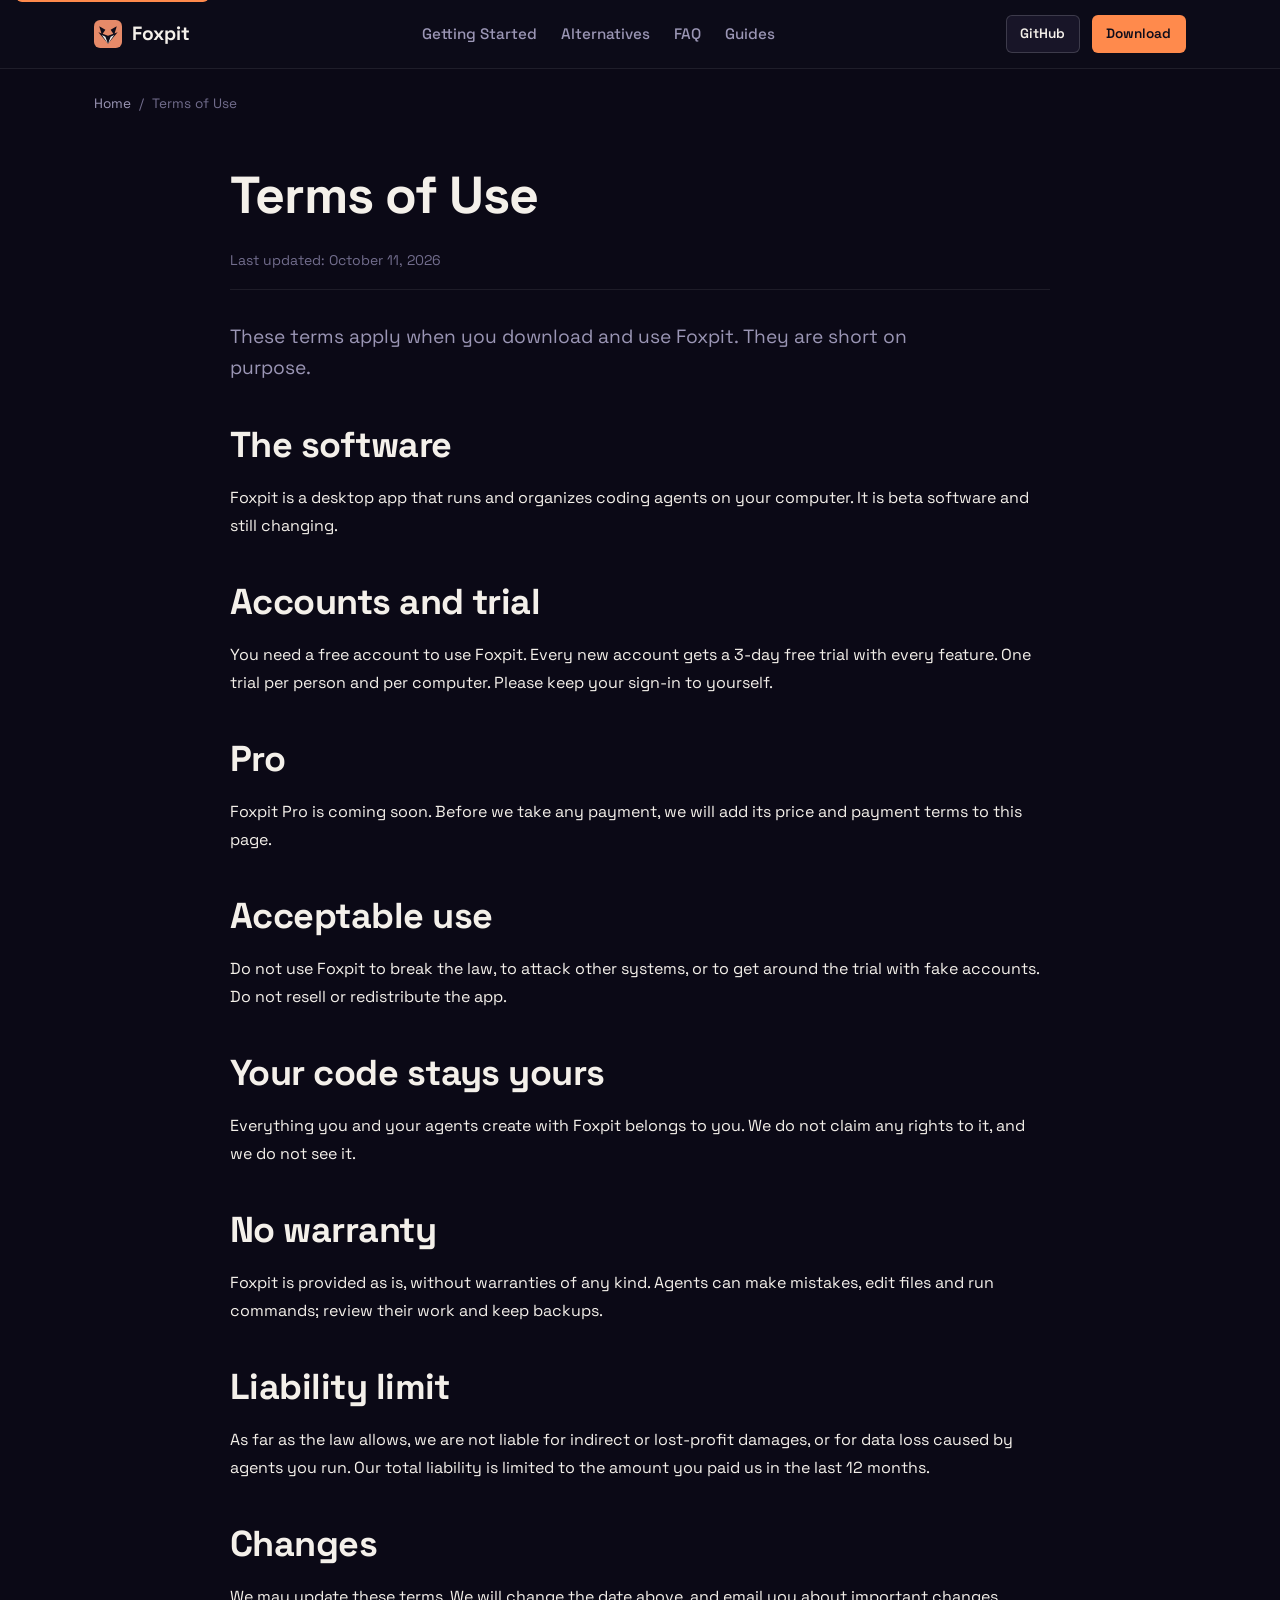
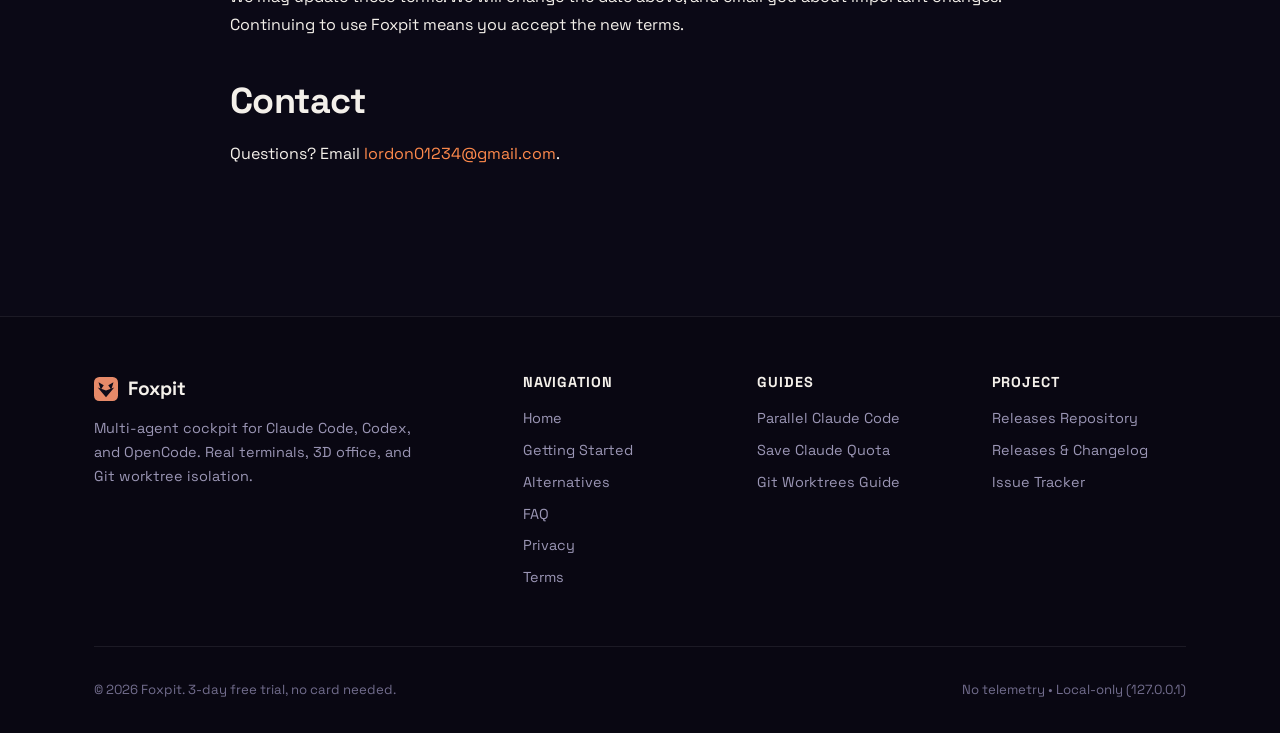
<file: terms.html>
<!DOCTYPE html>
<html lang="en">
<head>
  <meta charset="UTF-8">
  <meta name="viewport" content="width=device-width, initial-scale=1.0">
  <title>Terms of Use — Foxpit</title>
  <meta name="description" content="The terms for using Foxpit: accounts, the 3-day free trial, Pro, and your code.">
  <link rel="canonical" href="https://lordon1a.github.io/foxpit-releases/terms.html">
  <meta name="theme-color" content="#0E0C1A">
  <link rel="icon" type="image/svg+xml" href="favicon.svg">
  <link rel="manifest" href="site.webmanifest">
  <link rel="stylesheet" href="assets/site.css">
</head>
<body>
  <a href="#main-content" class="skip-link">Skip to main content</a>

  <header class="site-header">
    <div class="container">
      <a href="index.html" class="brand" aria-label="Foxpit Homepage">
        <svg width="28" height="28" viewBox="0 0 64 64" fill="none" aria-hidden="true">
          <rect width="64" height="64" rx="14" fill="#E68A69"/>
          <polygon points="12,14 26,22 18,34" fill="#0E0C1A"/>
          <polygon points="52,14 38,22 46,34" fill="#0E0C1A"/>
          <polygon points="32,54 10,28 32,36 54,28" fill="#0E0C1A"/>
          <polygon points="32,54 18,34 26,38" fill="#F4F0EA"/>
          <polygon points="32,54 46,34 38,38" fill="#F4F0EA"/>
        </svg>
        <span>Foxpit</span>
      </a>

      <nav class="site-nav" aria-label="Primary Navigation">
        <a href="getting-started.html">Getting Started</a>
        <a href="alternatives.html">Alternatives</a>
        <a href="faq.html">FAQ</a>
        <a href="guides/run-multiple-claude-code-agents.html">Guides</a>
      </nav>

      <div class="header-actions">
        <a href="https://github.com/lordon1a/foxpit-releases" class="btn btn-secondary btn-sm" target="_blank" rel="noopener noreferrer">
          GitHub
        </a>
        <a href="getting-started.html#download" class="btn btn-primary btn-sm">
          Download
        </a>
      </div>
    </div>
  </header>

  <main id="main-content">
    <div class="container">
      <ul class="breadcrumbs" aria-label="Breadcrumb">
        <li><a href="index.html">Home</a></li>
        <li aria-current="page">Terms of Use</li>
      </ul>
      <div class="content-wrapper">
        <article>
          <h1>Terms of Use</h1>
          <div class="meta-bar"><span>Last updated: October 11, 2026</span></div>
          <p class="lead">These terms apply when you download and use Foxpit. They are short on purpose.</p>

          <h2>The software</h2>
          <p>Foxpit is a desktop app that runs and organizes coding agents on your computer. It is beta software and still changing.</p>

          <h2>Accounts and trial</h2>
          <p>You need a free account to use Foxpit. Every new account gets a 3-day free trial with every feature. One trial per person and per computer. Please keep your sign-in to yourself.</p>

          <h2>Pro</h2>
          <p>Foxpit Pro is coming soon. Before we take any payment, we will add its price and payment terms to this page.</p>

          <h2>Acceptable use</h2>
          <p>Do not use Foxpit to break the law, to attack other systems, or to get around the trial with fake accounts. Do not resell or redistribute the app.</p>

          <h2>Your code stays yours</h2>
          <p>Everything you and your agents create with Foxpit belongs to you. We do not claim any rights to it, and we do not see it.</p>

          <h2>No warranty</h2>
          <p>Foxpit is provided as is, without warranties of any kind. Agents can make mistakes, edit files and run commands; review their work and keep backups.</p>

          <h2>Liability limit</h2>
          <p>As far as the law allows, we are not liable for indirect or lost-profit damages, or for data loss caused by agents you run. Our total liability is limited to the amount you paid us in the last 12 months.</p>

          <h2>Changes</h2>
          <p>We may update these terms. We will change the date above, and email you about important changes. Continuing to use Foxpit means you accept the new terms.</p>

          <h2>Contact</h2>
          <p>Questions? Email <a href="mailto:lordon01234@gmail.com">lordon01234@gmail.com</a>.</p>
        </article>
      </div>
    </div>
  </main>

  <footer class="site-footer">
    <div class="container">
      <div class="footer-grid">
        <div class="footer-brand">
          <div class="brand">
            <svg width="24" height="24" viewBox="0 0 64 64" fill="none" aria-hidden="true">
              <rect width="64" height="64" rx="14" fill="#E68A69"/>
              <polygon points="12,14 26,22 18,34" fill="#0E0C1A"/>
              <polygon points="52,14 38,22 46,34" fill="#0E0C1A"/>
              <polygon points="32,54 10,28 32,36 54,28" fill="#0E0C1A"/>
            </svg>
            <span>Foxpit</span>
          </div>
          <p>Multi-agent cockpit for Claude Code, Codex, and OpenCode. Real terminals, 3D office, and Git worktree isolation.</p>
        </div>

        <div class="footer-col">
          <h4>Navigation</h4>
          <ul>
            <li><a href="index.html">Home</a></li>
            <li><a href="getting-started.html">Getting Started</a></li>
            <li><a href="alternatives.html">Alternatives</a></li>
            <li><a href="faq.html">FAQ</a></li>
            <li><a href="privacy.html">Privacy</a></li>
            <li><a href="terms.html">Terms</a></li>
          </ul>
        </div>

        <div class="footer-col">
          <h4>Guides</h4>
          <ul>
            <li><a href="guides/run-multiple-claude-code-agents.html">Parallel Claude Code</a></li>
            <li><a href="guides/save-claude-quota-with-orchestration.html">Save Claude Quota</a></li>
            <li><a href="guides/git-worktrees-for-ai-agents.html">Git Worktrees Guide</a></li>
          </ul>
        </div>

        <div class="footer-col">
          <h4>Project</h4>
          <ul>
            <li><a href="https://github.com/lordon1a/foxpit-releases" target="_blank" rel="noopener noreferrer">Releases Repository</a></li>
            <li><a href="https://github.com/lordon1a/foxpit-releases/releases" target="_blank" rel="noopener noreferrer">Releases &amp; Changelog</a></li>
            <li><a href="https://github.com/lordon1a/foxpit-releases/issues" target="_blank" rel="noopener noreferrer">Issue Tracker</a></li>
          </ul>
        </div>
      </div>

      <div class="footer-bottom">
        <div>&copy; 2026 Foxpit. 3-day free trial, no card needed.</div>
        <div>No telemetry &bull; Local-only (127.0.0.1)</div>
      </div>
    </div>
  </footer>

  <script src="assets/site.js"></script>
</body>
</html>
</file>
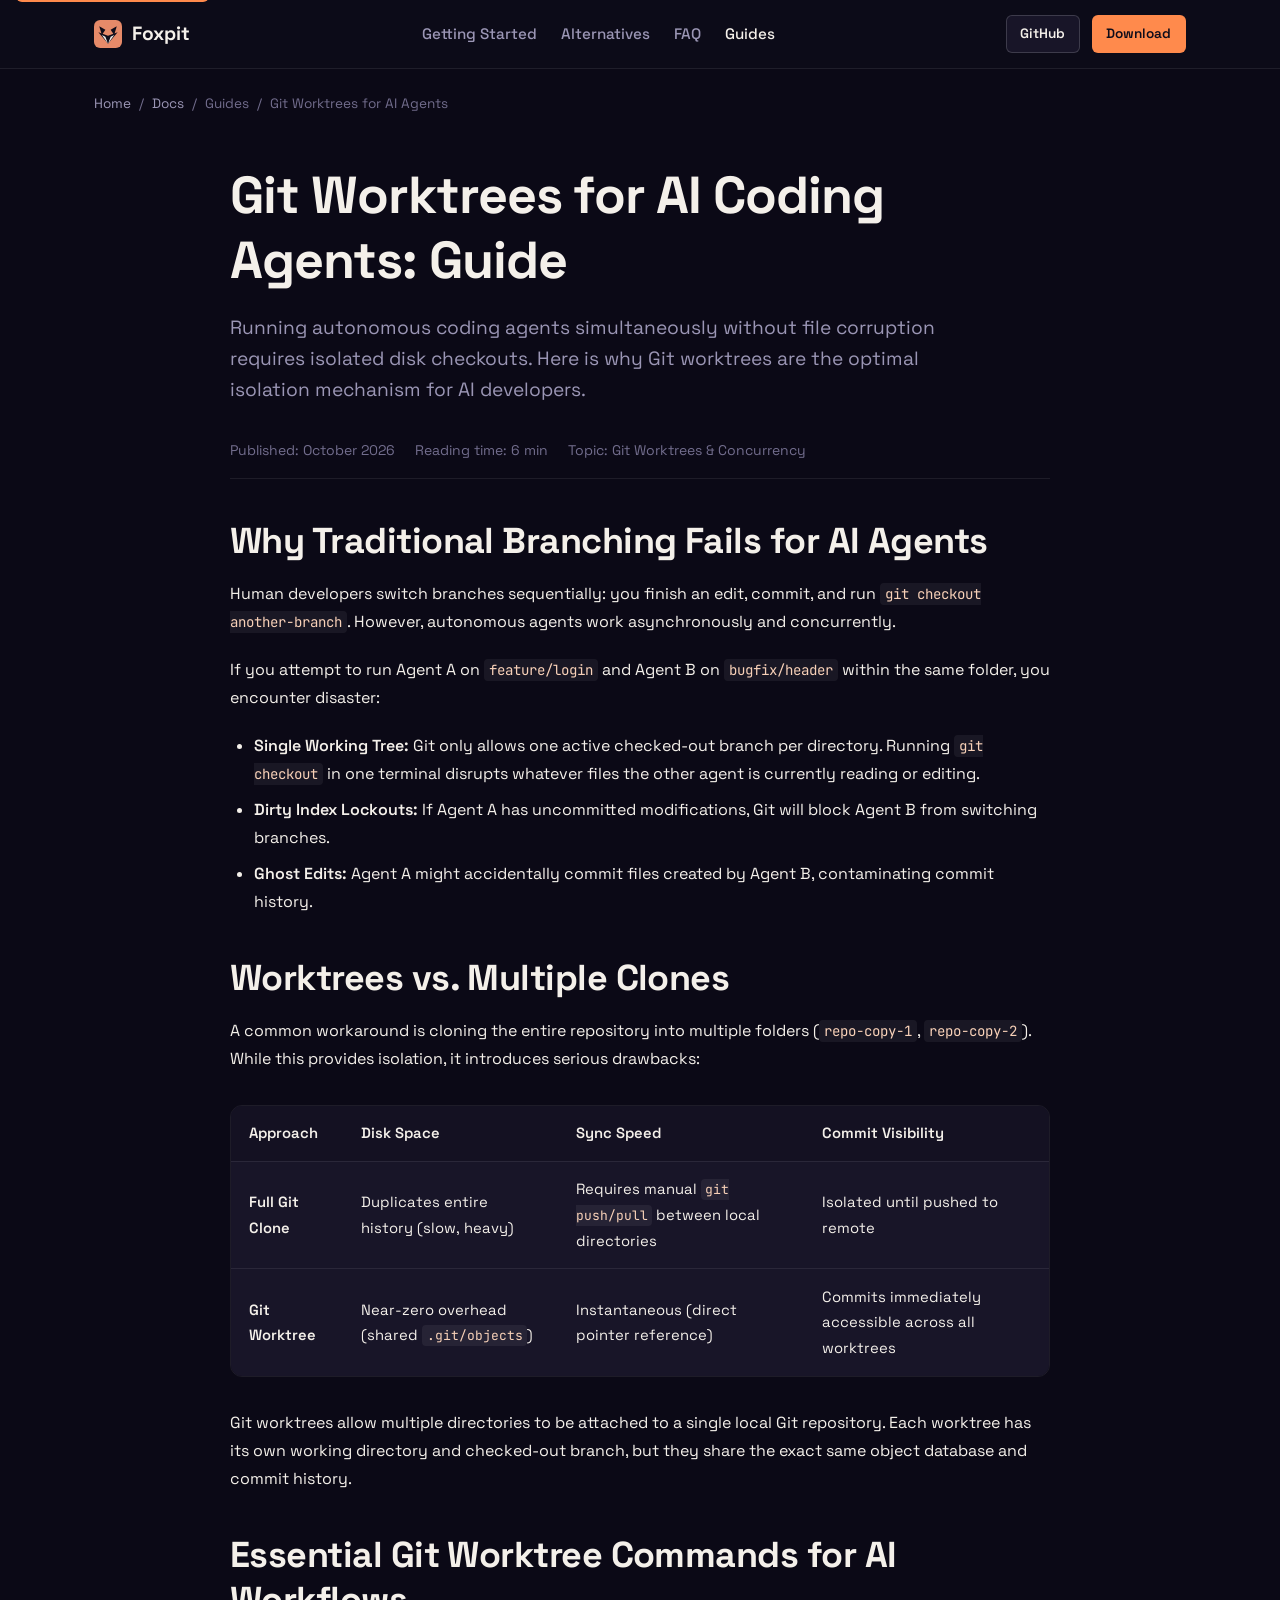
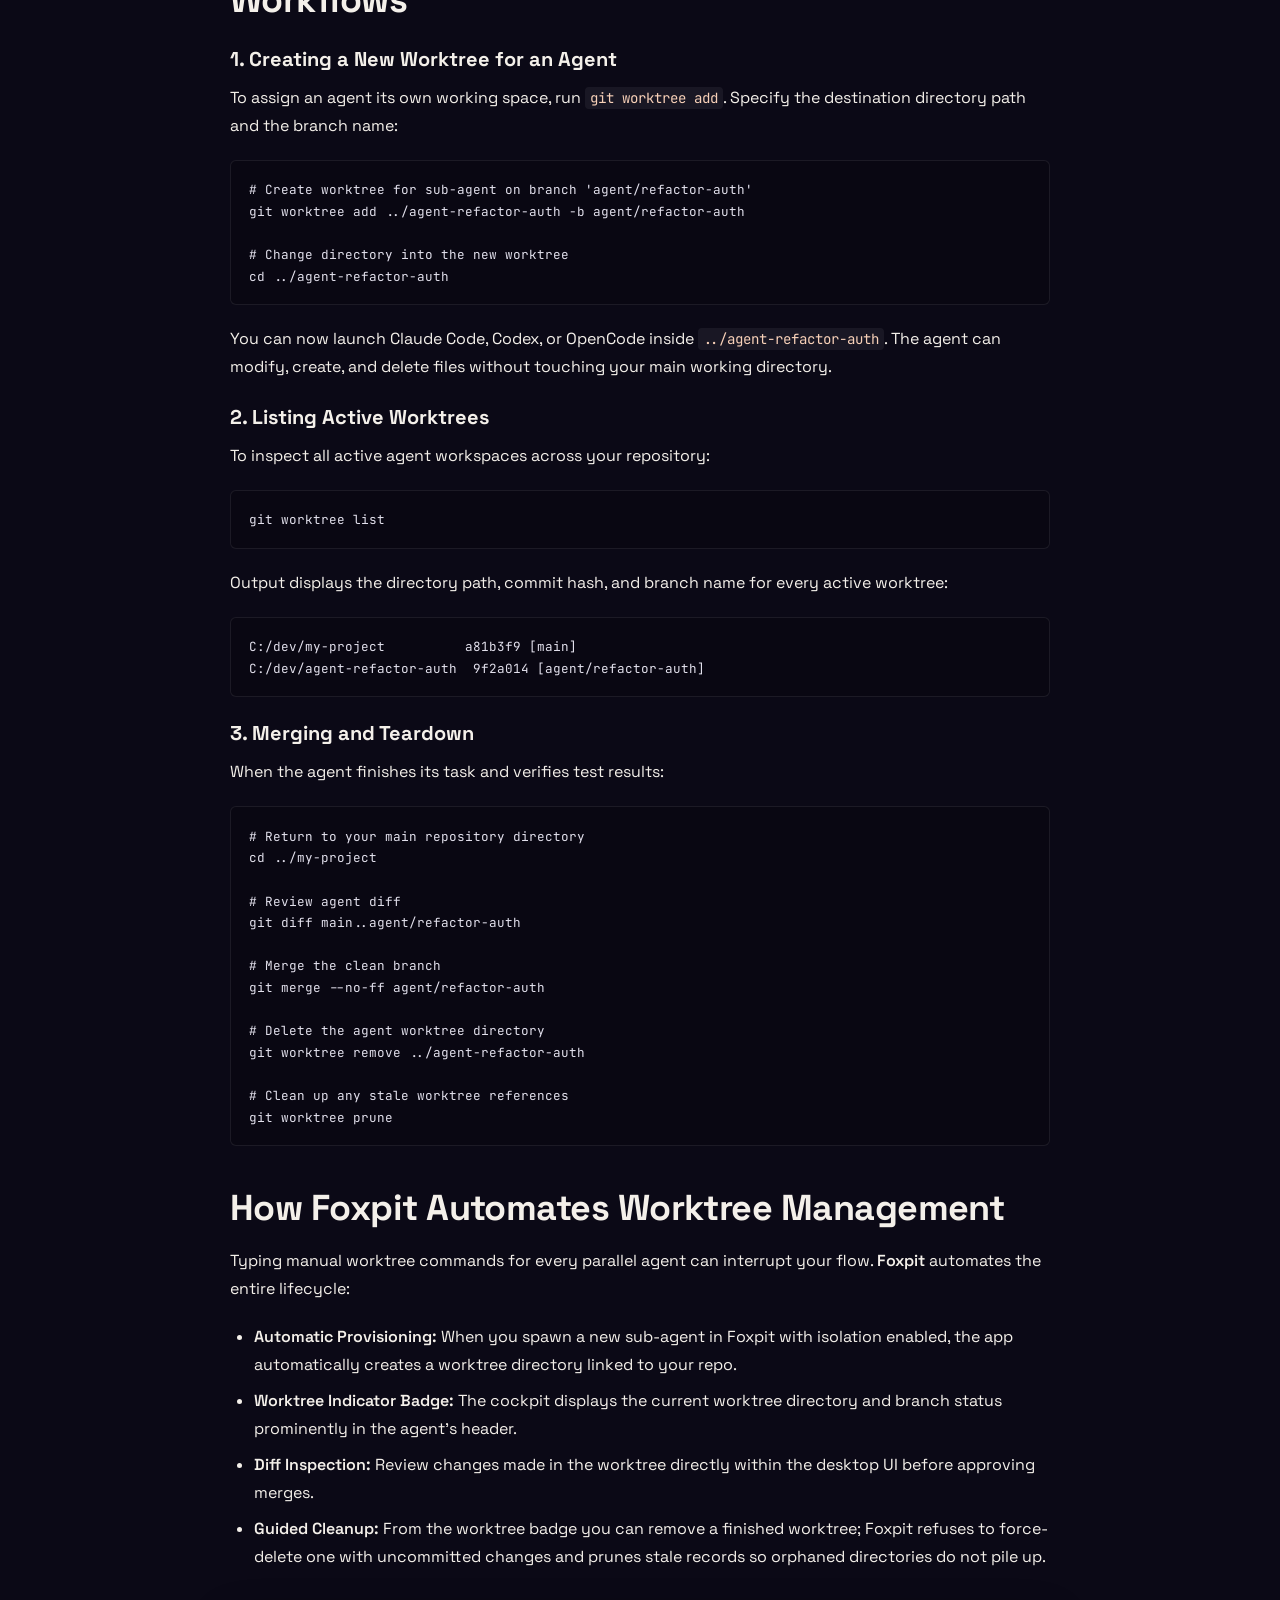
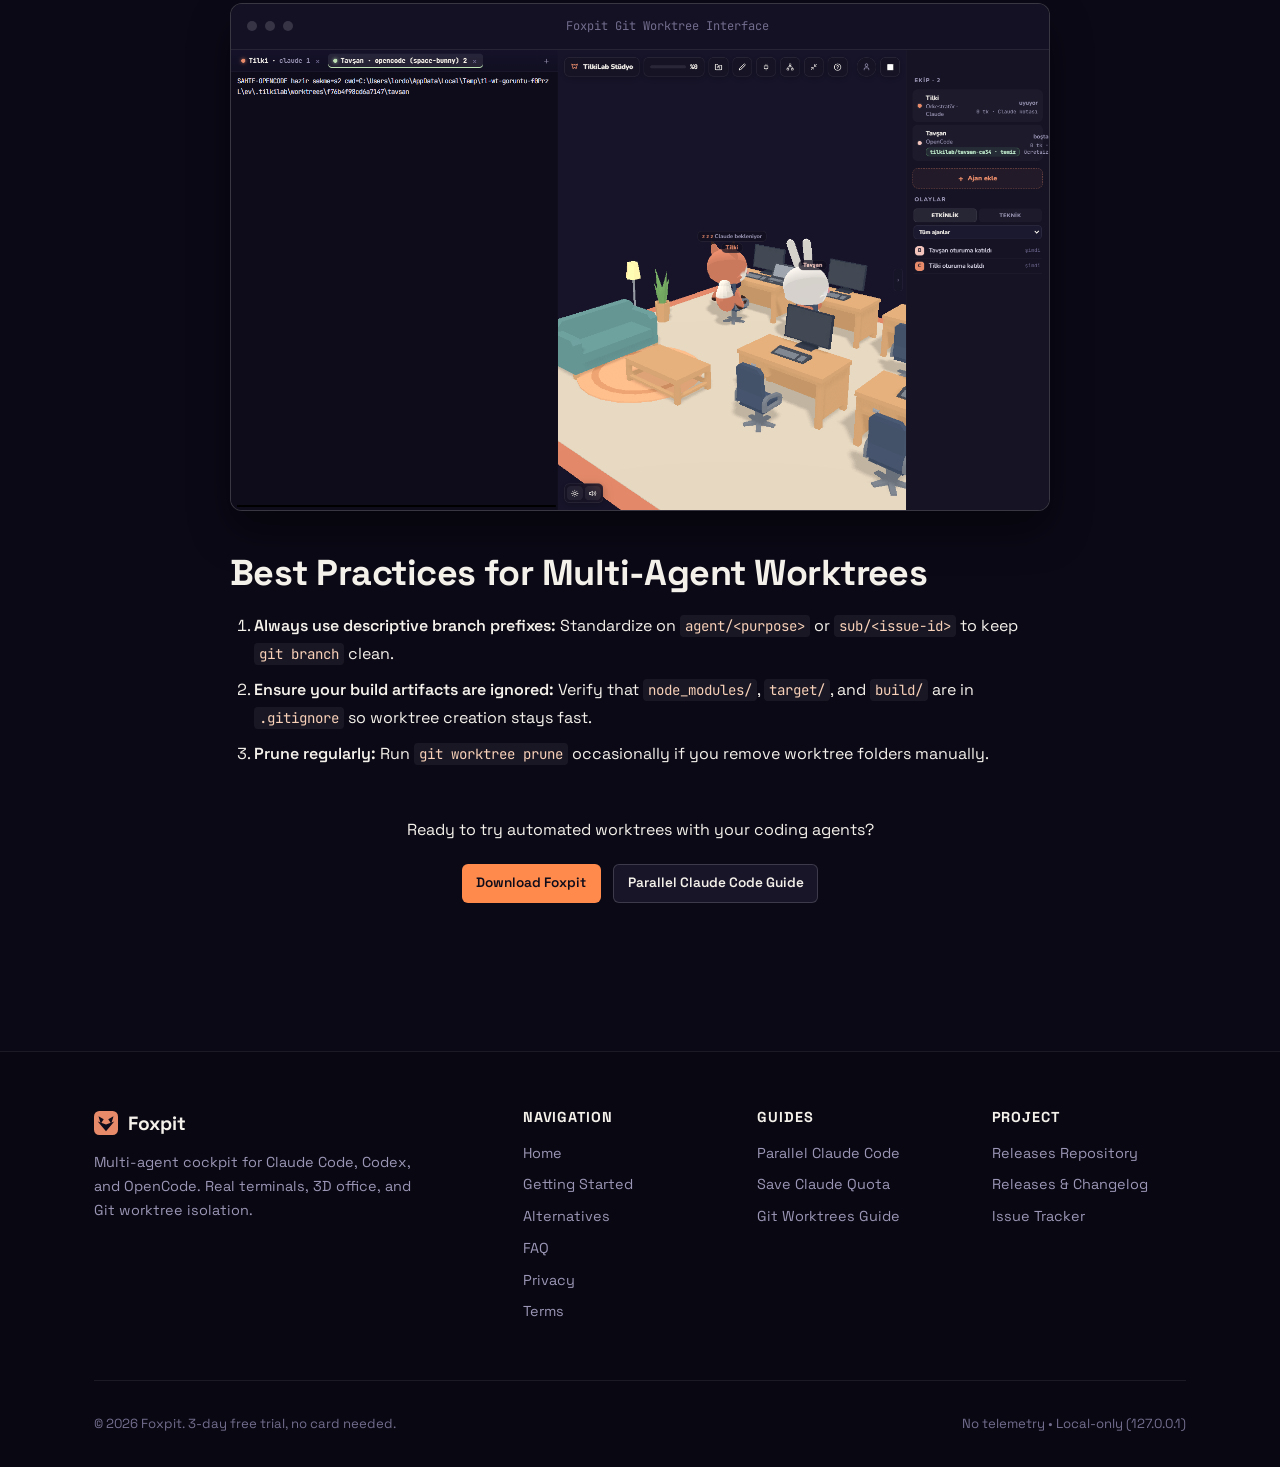
<file: guides/git-worktrees-for-ai-agents.html>
<!DOCTYPE html>
<html lang="en">
<head>
  <meta charset="UTF-8">
  <meta name="viewport" content="width=device-width, initial-scale=1.0">
  <title>Git Worktrees for AI Coding Agents: Guide</title>
  <meta name="description" content="How to isolate parallel AI coding agents into independent Git worktrees to prevent file conflicts and branch collisions.">
  <link rel="canonical" href="https://lordon1a.github.io/foxpit-releases/guides/git-worktrees-for-ai-agents.html">
  <meta name="theme-color" content="#0E0C1A">

  <!-- Open Graph -->
  <meta property="og:type" content="article">
  <meta property="og:url" content="https://lordon1a.github.io/foxpit-releases/guides/git-worktrees-for-ai-agents.html">
  <meta property="og:title" content="Git Worktrees for AI Coding Agents: Guide">
  <meta property="og:description" content="How to isolate parallel AI coding agents into independent Git worktrees to prevent file conflicts and branch collisions.">
  <meta property="og:image" content="https://lordon1a.github.io/foxpit-releases/img/worktree.png">
  <meta property="og:site_name" content="Foxpit">

  <!-- Twitter Card -->
  <meta name="twitter:card" content="summary_large_image">
  <meta name="twitter:title" content="Git Worktrees for AI Coding Agents: Guide">
  <meta name="twitter:description" content="How to isolate parallel AI coding agents into independent Git worktrees to prevent file conflicts and branch collisions.">
  <meta name="twitter:image" content="https://lordon1a.github.io/foxpit-releases/img/worktree.png">

  <link rel="icon" type="image/svg+xml" href="../favicon.svg">
  <link rel="manifest" href="../site.webmanifest">
  <link rel="stylesheet" href="../assets/site.css">

  <script type="application/ld+json">
  {
    "@context": "https://schema.org",
    "@type": "Article",
    "headline": "Git Worktrees for AI Coding Agents: Guide",
    "description": "How to isolate parallel AI coding agents into independent Git worktrees to prevent file conflicts and branch collisions.",
    "url": "https://lordon1a.github.io/foxpit-releases/guides/git-worktrees-for-ai-agents.html",
    "image": "https://lordon1a.github.io/foxpit-releases/img/worktree.png",
    "datePublished": "2026-10-06",
    "author": {
      "@type": "Organization",
      "name": "Foxpit Team"
    }
  }
  </script>
</head>
<body>
  <a href="#main-content" class="skip-link">Skip to main content</a>

  <header class="site-header">
    <div class="container">
      <a href="../index.html" class="brand" aria-label="Foxpit Homepage">
        <svg width="28" height="28" viewBox="0 0 64 64" fill="none" aria-hidden="true">
          <rect width="64" height="64" rx="14" fill="#E68A69"/>
          <polygon points="12,14 26,22 18,34" fill="#0E0C1A"/>
          <polygon points="52,14 38,22 46,34" fill="#0E0C1A"/>
          <polygon points="32,54 10,28 32,36 54,28" fill="#0E0C1A"/>
          <polygon points="32,54 18,34 26,38" fill="#F4F0EA"/>
          <polygon points="32,54 46,34 38,38" fill="#F4F0EA"/>
        </svg>
        <span>Foxpit</span>
      </a>

      <nav class="site-nav" aria-label="Primary Navigation">
        <a href="../getting-started.html">Getting Started</a>
        <a href="../alternatives.html">Alternatives</a>
        <a href="../faq.html">FAQ</a>
        <a href="git-worktrees-for-ai-agents.html" class="active">Guides</a>
      </nav>

      <div class="header-actions">
        <a href="https://github.com/lordon1a/foxpit-releases" class="btn btn-secondary btn-sm" target="_blank" rel="noopener noreferrer">
          GitHub
        </a>
        <a href="../getting-started.html#download" class="btn btn-primary btn-sm">
          Download
        </a>
      </div>
    </div>
  </header>

  <main id="main-content">
    <div class="container">
      <ul class="breadcrumbs" aria-label="Breadcrumb">
        <li><a href="../index.html">Home</a></li>
        <li><a href="../getting-started.html">Docs</a></li>
        <li><span>Guides</span></li>
        <li aria-current="page">Git Worktrees for AI Agents</li>
      </ul>

      <div class="content-wrapper">
        <article>
          <h1>Git Worktrees for AI Coding Agents: Guide</h1>
          <p class="lead">
            Running autonomous coding agents simultaneously without file corruption requires isolated disk checkouts. Here is why Git worktrees are the optimal isolation mechanism for AI developers.
          </p>

          <div class="meta-bar">
            <span>Published: October 2026</span>
            <span>Reading time: 6 min</span>
            <span>Topic: Git Worktrees &amp; Concurrency</span>
          </div>

          <h2>Why Traditional Branching Fails for AI Agents</h2>
          <p>
            Human developers switch branches sequentially: you finish an edit, commit, and run <code>git checkout another-branch</code>. However, autonomous agents work asynchronously and concurrently.
          </p>
          <p>
            If you attempt to run Agent A on <code>feature/login</code> and Agent B on <code>bugfix/header</code> within the same folder, you encounter disaster:
          </p>
          <ul>
            <li><strong>Single Working Tree:</strong> Git only allows one active checked-out branch per directory. Running <code>git checkout</code> in one terminal disrupts whatever files the other agent is currently reading or editing.</li>
            <li><strong>Dirty Index Lockouts:</strong> If Agent A has uncommitted modifications, Git will block Agent B from switching branches.</li>
            <li><strong>Ghost Edits:</strong> Agent A might accidentally commit files created by Agent B, contaminating commit history.</li>
          </ul>

          <h2>Worktrees vs. Multiple Clones</h2>
          <p>
            A common workaround is cloning the entire repository into multiple folders (<code>repo-copy-1</code>, <code>repo-copy-2</code>). While this provides isolation, it introduces serious drawbacks:
          </p>

          <div class="table-responsive">
            <table>
              <thead>
                <tr>
                  <th>Approach</th>
                  <th>Disk Space</th>
                  <th>Sync Speed</th>
                  <th>Commit Visibility</th>
                </tr>
              </thead>
              <tbody>
                <tr>
                  <td><strong>Full Git Clone</strong></td>
                  <td>Duplicates entire history (slow, heavy)</td>
                  <td>Requires manual <code>git push/pull</code> between local directories</td>
                  <td>Isolated until pushed to remote</td>
                </tr>
                <tr>
                  <td><strong>Git Worktree</strong></td>
                  <td>Near-zero overhead (shared <code>.git/objects</code>)</td>
                  <td>Instantaneous (direct pointer reference)</td>
                  <td>Commits immediately accessible across all worktrees</td>
                </tr>
              </tbody>
            </table>
          </div>

          <p>
            Git worktrees allow multiple directories to be attached to a single local Git repository. Each worktree has its own working directory and checked-out branch, but they share the exact same object database and commit history.
          </p>

          <h2>Essential Git Worktree Commands for AI Workflows</h2>

          <h3>1. Creating a New Worktree for an Agent</h3>
          <p>
            To assign an agent its own working space, run <code>git worktree add</code>. Specify the destination directory path and the branch name:
          </p>

          <pre><code># Create worktree for sub-agent on branch 'agent/refactor-auth'
git worktree add ../agent-refactor-auth -b agent/refactor-auth

# Change directory into the new worktree
cd ../agent-refactor-auth</code></pre>

          <p>
            You can now launch Claude Code, Codex, or OpenCode inside <code>../agent-refactor-auth</code>. The agent can modify, create, and delete files without touching your main working directory.
          </p>

          <h3>2. Listing Active Worktrees</h3>
          <p>
            To inspect all active agent workspaces across your repository:
          </p>

          <pre><code>git worktree list</code></pre>

          <p>
            Output displays the directory path, commit hash, and branch name for every active worktree:
          </p>

          <pre><code>C:/dev/my-project          a81b3f9 [main]
C:/dev/agent-refactor-auth  9f2a014 [agent/refactor-auth]</code></pre>

          <h3>3. Merging and Teardown</h3>
          <p>
            When the agent finishes its task and verifies test results:
          </p>

          <pre><code># Return to your main repository directory
cd ../my-project

# Review agent diff
git diff main..agent/refactor-auth

# Merge the clean branch
git merge --no-ff agent/refactor-auth

# Delete the agent worktree directory
git worktree remove ../agent-refactor-auth

# Clean up any stale worktree references
git worktree prune</code></pre>

          <h2>How Foxpit Automates Worktree Management</h2>
          <p>
            Typing manual worktree commands for every parallel agent can interrupt your flow. <strong>Foxpit</strong> automates the entire lifecycle:
          </p>

          <ul>
            <li><strong>Automatic Provisioning:</strong> When you spawn a new sub-agent in Foxpit with isolation enabled, the app automatically creates a worktree directory linked to your repo.</li>
            <li><strong>Worktree Indicator Badge:</strong> The cockpit displays the current worktree directory and branch status prominently in the agent's header.</li>
            <li><strong>Diff Inspection:</strong> Review changes made in the worktree directly within the desktop UI before approving merges.</li>
            <li><strong>Guided Cleanup:</strong> From the worktree badge you can remove a finished worktree; Foxpit refuses to force-delete one with uncommitted changes and prunes stale records so orphaned directories do not pile up.</li>
          </ul>

          <div class="screenshot-frame">
            <div class="screenshot-bar">
              <span class="screenshot-dot"></span>
              <span class="screenshot-dot"></span>
              <span class="screenshot-dot"></span>
              <span class="screenshot-title">Foxpit Git Worktree Interface</span>
            </div>
            <img src="../img/worktree.png" alt="Foxpit interface displaying Git worktree status and branch details for autonomous coding agents" width="1600" height="900" loading="lazy">
          </div>

          <h2>Best Practices for Multi-Agent Worktrees</h2>
          <ol>
            <li><strong>Always use descriptive branch prefixes:</strong> Standardize on <code>agent/&lt;purpose&gt;</code> or <code>sub/&lt;issue-id&gt;</code> to keep <code>git branch</code> clean.</li>
            <li><strong>Ensure your build artifacts are ignored:</strong> Verify that <code>node_modules/</code>, <code>target/</code>, and <code>build/</code> are in <code>.gitignore</code> so worktree creation stays fast.</li>
            <li><strong>Prune regularly:</strong> Run <code>git worktree prune</code> occasionally if you remove worktree folders manually.</li>
          </ol>

          <div style="margin-top: 3rem; text-align: center;">
            <p>Ready to try automated worktrees with your coding agents?</p>
            <p>
              <a href="../getting-started.html" class="btn btn-primary btn-sm" style="margin-right: 0.5rem;">Download Foxpit</a>
              <a href="run-multiple-claude-code-agents.html" class="btn btn-secondary btn-sm">Parallel Claude Code Guide</a>
            </p>
          </div>
        </article>
      </div>
    </div>
  </main>

  <footer class="site-footer">
    <div class="container">
      <div class="footer-grid">
        <div class="footer-brand">
          <div class="brand">
            <svg width="24" height="24" viewBox="0 0 64 64" fill="none" aria-hidden="true">
              <rect width="64" height="64" rx="14" fill="#E68A69"/>
              <polygon points="12,14 26,22 18,34" fill="#0E0C1A"/>
              <polygon points="52,14 38,22 46,34" fill="#0E0C1A"/>
              <polygon points="32,54 10,28 32,36 54,28" fill="#0E0C1A"/>
            </svg>
            <span>Foxpit</span>
          </div>
          <p>Multi-agent cockpit for Claude Code, Codex, and OpenCode. Real terminals, 3D office, and Git worktree isolation.</p>
        </div>

        <div class="footer-col">
          <h4>Navigation</h4>
          <ul>
            <li><a href="../index.html">Home</a></li>
            <li><a href="../getting-started.html">Getting Started</a></li>
            <li><a href="../alternatives.html">Alternatives</a></li>
            <li><a href="../faq.html">FAQ</a></li>
            <li><a href="../privacy.html">Privacy</a></li>
            <li><a href="../terms.html">Terms</a></li>
          </ul>
        </div>

        <div class="footer-col">
          <h4>Guides</h4>
          <ul>
            <li><a href="run-multiple-claude-code-agents.html">Parallel Claude Code</a></li>
            <li><a href="save-claude-quota-with-orchestration.html">Save Claude Quota</a></li>
            <li><a href="git-worktrees-for-ai-agents.html">Git Worktrees Guide</a></li>
          </ul>
        </div>

        <div class="footer-col">
          <h4>Project</h4>
          <ul>
            <li><a href="https://github.com/lordon1a/foxpit-releases" target="_blank" rel="noopener noreferrer">Releases Repository</a></li>
            <li><a href="https://github.com/lordon1a/foxpit-releases/releases" target="_blank" rel="noopener noreferrer">Releases &amp; Changelog</a></li>
            <li><a href="https://github.com/lordon1a/foxpit-releases/issues" target="_blank" rel="noopener noreferrer">Issue Tracker</a></li>
          </ul>
        </div>
      </div>

      <div class="footer-bottom">
        <div>&copy; 2026 Foxpit. 3-day free trial, no card needed.</div>
        <div>No telemetry &bull; Local-only (127.0.0.1)</div>
      </div>
    </div>
  </footer>

  <script src="../assets/site.js"></script>
</body>
</html>
</file>
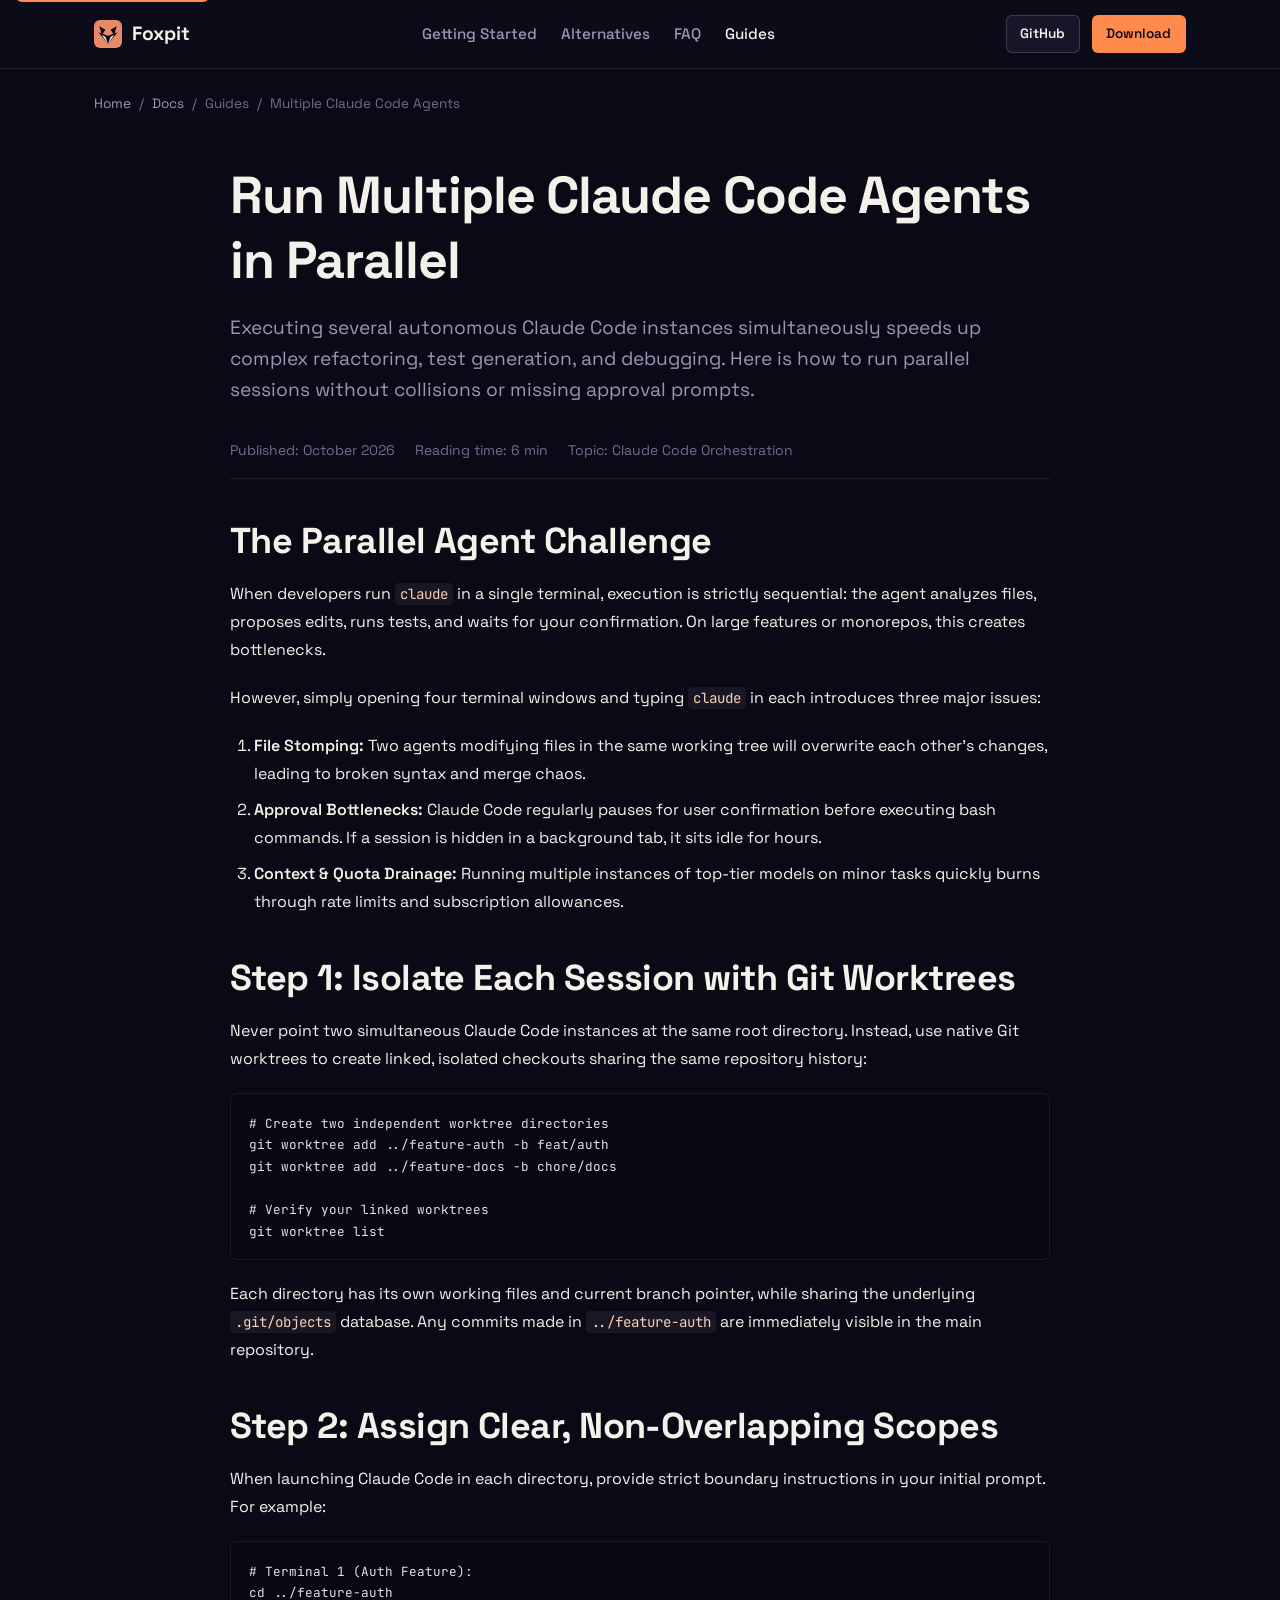
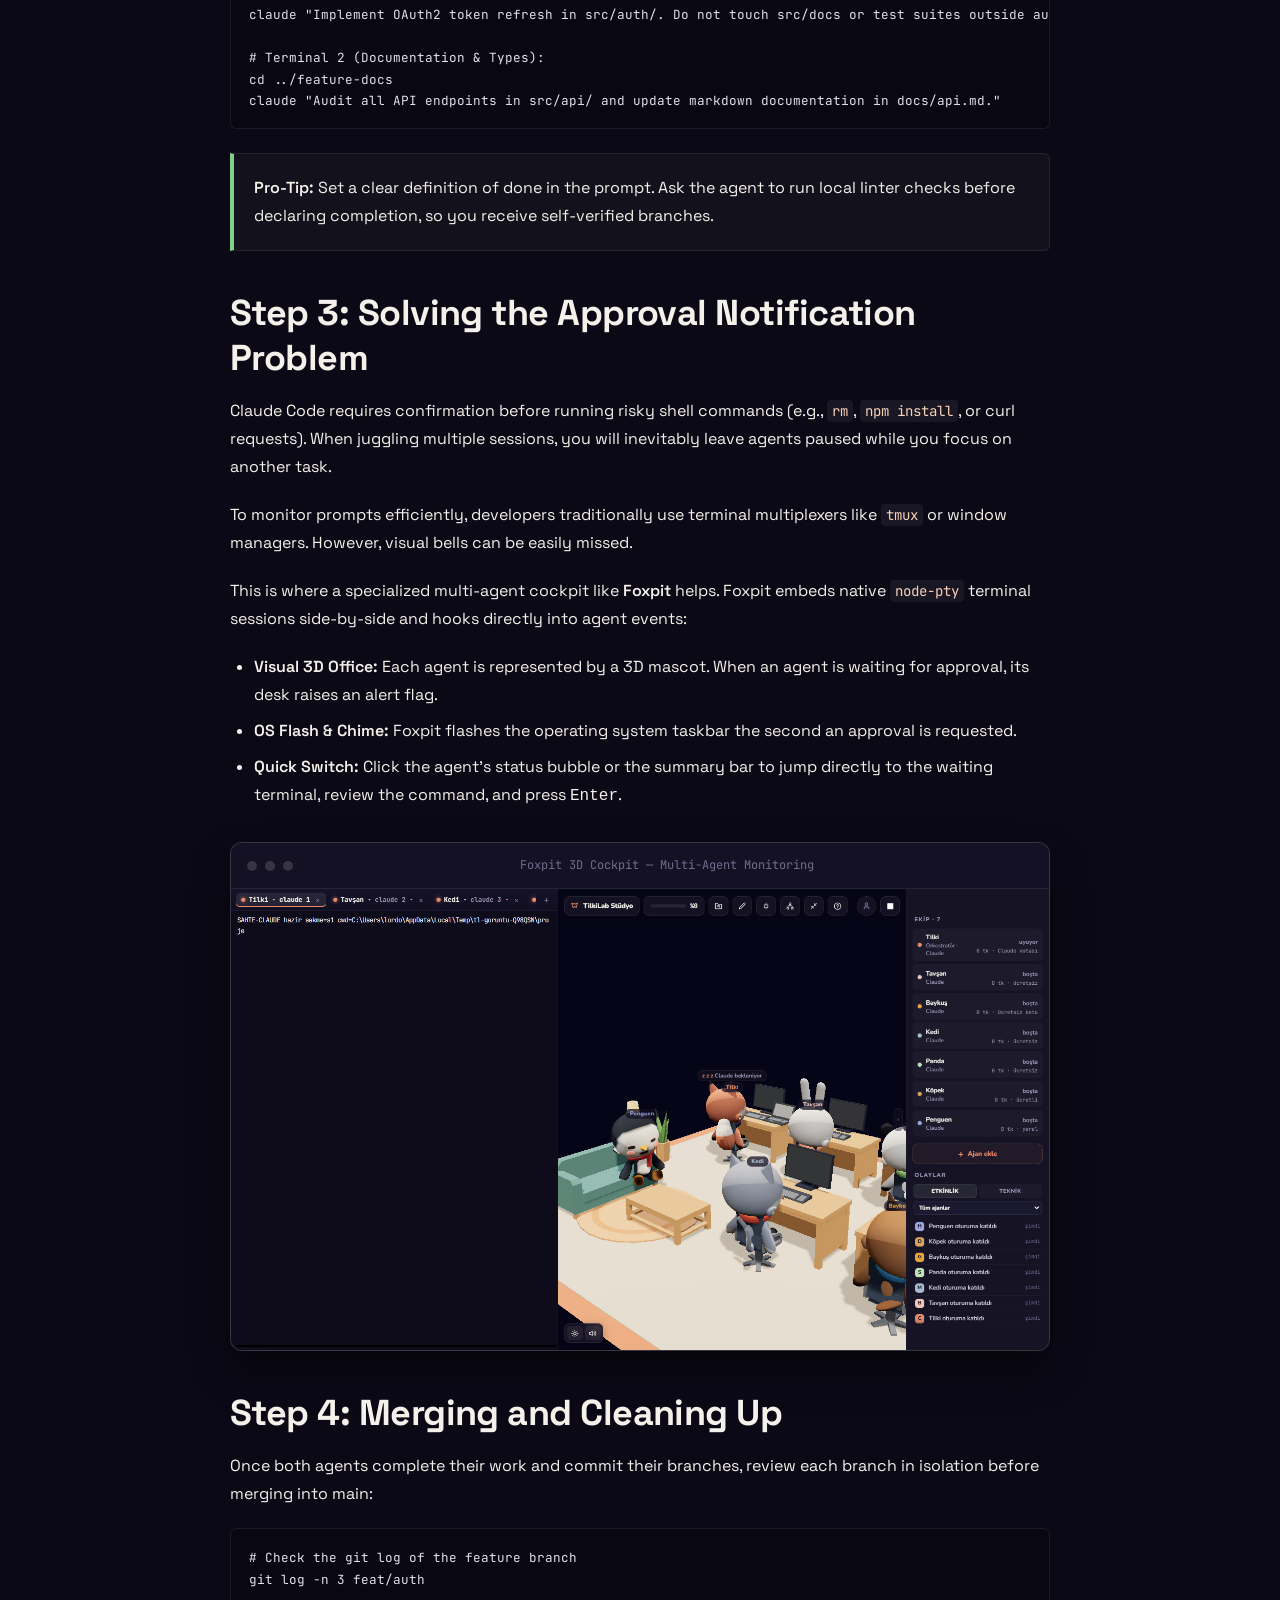
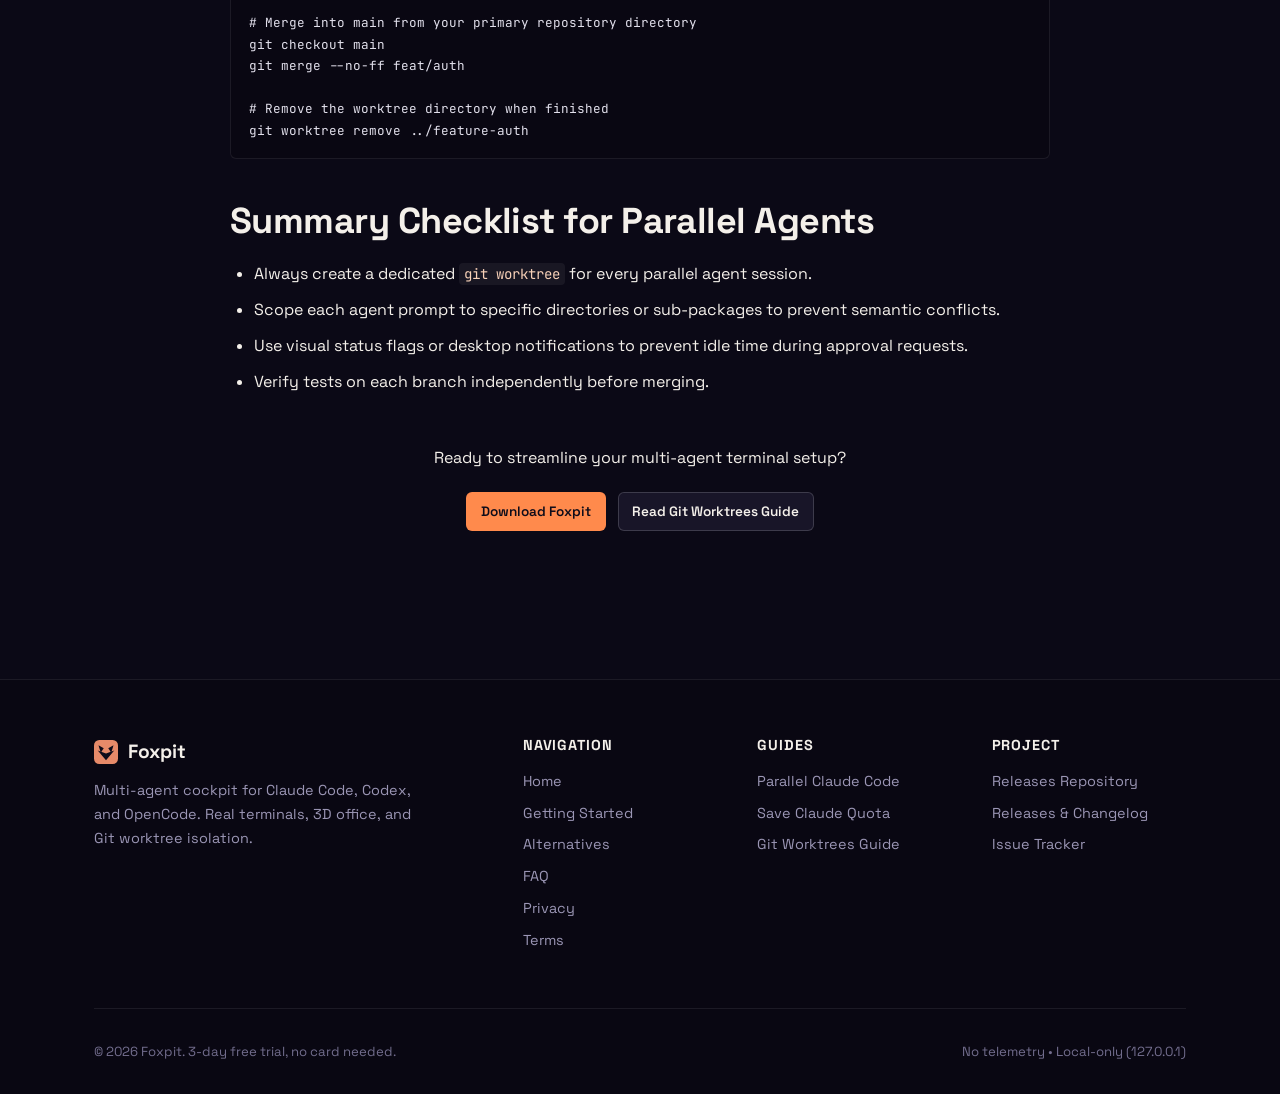
<file: guides/run-multiple-claude-code-agents.html>
<!DOCTYPE html>
<html lang="en">
<head>
  <meta charset="UTF-8">
  <meta name="viewport" content="width=device-width, initial-scale=1.0">
  <title>Run Multiple Claude Code Agents in Parallel</title>
  <meta name="description" content="Step-by-step guide to running multiple parallel Claude Code CLI sessions concurrently without terminal clutter or race conditions.">
  <link rel="canonical" href="https://lordon1a.github.io/foxpit-releases/guides/run-multiple-claude-code-agents.html">
  <meta name="theme-color" content="#0E0C1A">

  <!-- Open Graph -->
  <meta property="og:type" content="article">
  <meta property="og:url" content="https://lordon1a.github.io/foxpit-releases/guides/run-multiple-claude-code-agents.html">
  <meta property="og:title" content="Run Multiple Claude Code Agents in Parallel">
  <meta property="og:description" content="Step-by-step guide to running multiple parallel Claude Code CLI sessions concurrently without terminal clutter or race conditions.">
  <meta property="og:image" content="https://lordon1a.github.io/foxpit-releases/img/sonra.png">
  <meta property="og:site_name" content="Foxpit">

  <!-- Twitter Card -->
  <meta name="twitter:card" content="summary_large_image">
  <meta name="twitter:title" content="Run Multiple Claude Code Agents in Parallel">
  <meta name="twitter:description" content="Step-by-step guide to running multiple parallel Claude Code CLI sessions concurrently without terminal clutter or race conditions.">
  <meta name="twitter:image" content="https://lordon1a.github.io/foxpit-releases/img/sonra.png">

  <link rel="icon" type="image/svg+xml" href="../favicon.svg">
  <link rel="manifest" href="../site.webmanifest">
  <link rel="stylesheet" href="../assets/site.css">

  <script type="application/ld+json">
  {
    "@context": "https://schema.org",
    "@type": "Article",
    "headline": "Run Multiple Claude Code Agents in Parallel",
    "description": "How to run multiple Claude Code terminal sessions concurrently with branch isolation and prompt tracking.",
    "url": "https://lordon1a.github.io/foxpit-releases/guides/run-multiple-claude-code-agents.html",
    "image": "https://lordon1a.github.io/foxpit-releases/img/sonra.png",
    "datePublished": "2026-10-06",
    "author": {
      "@type": "Organization",
      "name": "Foxpit Team"
    }
  }
  </script>
</head>
<body>
  <a href="#main-content" class="skip-link">Skip to main content</a>

  <header class="site-header">
    <div class="container">
      <a href="../index.html" class="brand" aria-label="Foxpit Homepage">
        <svg width="28" height="28" viewBox="0 0 64 64" fill="none" aria-hidden="true">
          <rect width="64" height="64" rx="14" fill="#E68A69"/>
          <polygon points="12,14 26,22 18,34" fill="#0E0C1A"/>
          <polygon points="52,14 38,22 46,34" fill="#0E0C1A"/>
          <polygon points="32,54 10,28 32,36 54,28" fill="#0E0C1A"/>
          <polygon points="32,54 18,34 26,38" fill="#F4F0EA"/>
          <polygon points="32,54 46,34 38,38" fill="#F4F0EA"/>
        </svg>
        <span>Foxpit</span>
      </a>

      <nav class="site-nav" aria-label="Primary Navigation">
        <a href="../getting-started.html">Getting Started</a>
        <a href="../alternatives.html">Alternatives</a>
        <a href="../faq.html">FAQ</a>
        <a href="run-multiple-claude-code-agents.html" class="active">Guides</a>
      </nav>

      <div class="header-actions">
        <a href="https://github.com/lordon1a/foxpit-releases" class="btn btn-secondary btn-sm" target="_blank" rel="noopener noreferrer">
          GitHub
        </a>
        <a href="../getting-started.html#download" class="btn btn-primary btn-sm">
          Download
        </a>
      </div>
    </div>
  </header>

  <main id="main-content">
    <div class="container">
      <ul class="breadcrumbs" aria-label="Breadcrumb">
        <li><a href="../index.html">Home</a></li>
        <li><a href="../getting-started.html">Docs</a></li>
        <li><span>Guides</span></li>
        <li aria-current="page">Multiple Claude Code Agents</li>
      </ul>

      <div class="content-wrapper">
        <article>
          <h1>Run Multiple Claude Code Agents in Parallel</h1>
          <p class="lead">
            Executing several autonomous Claude Code instances simultaneously speeds up complex refactoring, test generation, and debugging. Here is how to run parallel sessions without collisions or missing approval prompts.
          </p>

          <div class="meta-bar">
            <span>Published: October 2026</span>
            <span>Reading time: 6 min</span>
            <span>Topic: Claude Code Orchestration</span>
          </div>

          <h2>The Parallel Agent Challenge</h2>
          <p>
            When developers run <code>claude</code> in a single terminal, execution is strictly sequential: the agent analyzes files, proposes edits, runs tests, and waits for your confirmation. On large features or monorepos, this creates bottlenecks.
          </p>
          <p>
            However, simply opening four terminal windows and typing <code>claude</code> in each introduces three major issues:
          </p>
          <ol>
            <li><strong>File Stomping:</strong> Two agents modifying files in the same working tree will overwrite each other's changes, leading to broken syntax and merge chaos.</li>
            <li><strong>Approval Bottlenecks:</strong> Claude Code regularly pauses for user confirmation before executing bash commands. If a session is hidden in a background tab, it sits idle for hours.</li>
            <li><strong>Context &amp; Quota Drainage:</strong> Running multiple instances of top-tier models on minor tasks quickly burns through rate limits and subscription allowances.</li>
          </ol>

          <h2>Step 1: Isolate Each Session with Git Worktrees</h2>
          <p>
            Never point two simultaneous Claude Code instances at the same root directory. Instead, use native Git worktrees to create linked, isolated checkouts sharing the same repository history:
          </p>

          <pre><code># Create two independent worktree directories
git worktree add ../feature-auth -b feat/auth
git worktree add ../feature-docs -b chore/docs

# Verify your linked worktrees
git worktree list</code></pre>

          <p>
            Each directory has its own working files and current branch pointer, while sharing the underlying <code>.git/objects</code> database. Any commits made in <code>../feature-auth</code> are immediately visible in the main repository.
          </p>

          <h2>Step 2: Assign Clear, Non-Overlapping Scopes</h2>
          <p>
            When launching Claude Code in each directory, provide strict boundary instructions in your initial prompt. For example:
          </p>

          <pre><code># Terminal 1 (Auth Feature):
cd ../feature-auth
claude "Implement OAuth2 token refresh in src/auth/. Do not touch src/docs or test suites outside auth."

# Terminal 2 (Documentation &amp; Types):
cd ../feature-docs
claude "Audit all API endpoints in src/api/ and update markdown documentation in docs/api.md."</code></pre>

          <div class="callout tip">
            <p><strong>Pro-Tip:</strong> Set a clear definition of done in the prompt. Ask the agent to run local linter checks before declaring completion, so you receive self-verified branches.</p>
          </div>

          <h2>Step 3: Solving the Approval Notification Problem</h2>
          <p>
            Claude Code requires confirmation before running risky shell commands (e.g., <code>rm</code>, <code>npm install</code>, or curl requests). When juggling multiple sessions, you will inevitably leave agents paused while you focus on another task.
          </p>
          <p>
            To monitor prompts efficiently, developers traditionally use terminal multiplexers like <code>tmux</code> or window managers. However, visual bells can be easily missed.
          </p>
          <p>
            This is where a specialized multi-agent cockpit like <strong>Foxpit</strong> helps. Foxpit embeds native <code>node-pty</code> terminal sessions side-by-side and hooks directly into agent events:
          </p>
          <ul>
            <li><strong>Visual 3D Office:</strong> Each agent is represented by a 3D mascot. When an agent is waiting for approval, its desk raises an alert flag.</li>
            <li><strong>OS Flash &amp; Chime:</strong> Foxpit flashes the operating system taskbar the second an approval is requested.</li>
            <li><strong>Quick Switch:</strong> Click the agent's status bubble or the summary bar to jump directly to the waiting terminal, review the command, and press <kbd>Enter</kbd>.</li>
          </ul>

          <div class="screenshot-frame">
            <div class="screenshot-bar">
              <span class="screenshot-dot"></span>
              <span class="screenshot-dot"></span>
              <span class="screenshot-dot"></span>
              <span class="screenshot-title">Foxpit 3D Cockpit — Multi-Agent Monitoring</span>
            </div>
            <img src="../img/sonra.png" alt="Foxpit 3D cockpit showing multiple active agent sessions" width="1600" height="900" loading="lazy">
          </div>

          <h2>Step 4: Merging and Cleaning Up</h2>
          <p>
            Once both agents complete their work and commit their branches, review each branch in isolation before merging into main:
          </p>

          <pre><code># Check the git log of the feature branch
git log -n 3 feat/auth

# Merge into main from your primary repository directory
git checkout main
git merge --no-ff feat/auth

# Remove the worktree directory when finished
git worktree remove ../feature-auth</code></pre>

          <h2>Summary Checklist for Parallel Agents</h2>
          <ul>
            <li>Always create a dedicated <code>git worktree</code> for every parallel agent session.</li>
            <li>Scope each agent prompt to specific directories or sub-packages to prevent semantic conflicts.</li>
            <li>Use visual status flags or desktop notifications to prevent idle time during approval requests.</li>
            <li>Verify tests on each branch independently before merging.</li>
          </ul>

          <div style="margin-top: 3rem; text-align: center;">
            <p>Ready to streamline your multi-agent terminal setup?</p>
            <p>
              <a href="../getting-started.html" class="btn btn-primary btn-sm" style="margin-right: 0.5rem;">Download Foxpit</a>
              <a href="git-worktrees-for-ai-agents.html" class="btn btn-secondary btn-sm">Read Git Worktrees Guide</a>
            </p>
          </div>
        </article>
      </div>
    </div>
  </main>

  <footer class="site-footer">
    <div class="container">
      <div class="footer-grid">
        <div class="footer-brand">
          <div class="brand">
            <svg width="24" height="24" viewBox="0 0 64 64" fill="none" aria-hidden="true">
              <rect width="64" height="64" rx="14" fill="#E68A69"/>
              <polygon points="12,14 26,22 18,34" fill="#0E0C1A"/>
              <polygon points="52,14 38,22 46,34" fill="#0E0C1A"/>
              <polygon points="32,54 10,28 32,36 54,28" fill="#0E0C1A"/>
            </svg>
            <span>Foxpit</span>
          </div>
          <p>Multi-agent cockpit for Claude Code, Codex, and OpenCode. Real terminals, 3D office, and Git worktree isolation.</p>
        </div>

        <div class="footer-col">
          <h4>Navigation</h4>
          <ul>
            <li><a href="../index.html">Home</a></li>
            <li><a href="../getting-started.html">Getting Started</a></li>
            <li><a href="../alternatives.html">Alternatives</a></li>
            <li><a href="../faq.html">FAQ</a></li>
            <li><a href="../privacy.html">Privacy</a></li>
            <li><a href="../terms.html">Terms</a></li>
          </ul>
        </div>

        <div class="footer-col">
          <h4>Guides</h4>
          <ul>
            <li><a href="run-multiple-claude-code-agents.html">Parallel Claude Code</a></li>
            <li><a href="save-claude-quota-with-orchestration.html">Save Claude Quota</a></li>
            <li><a href="git-worktrees-for-ai-agents.html">Git Worktrees Guide</a></li>
          </ul>
        </div>

        <div class="footer-col">
          <h4>Project</h4>
          <ul>
            <li><a href="https://github.com/lordon1a/foxpit-releases" target="_blank" rel="noopener noreferrer">Releases Repository</a></li>
            <li><a href="https://github.com/lordon1a/foxpit-releases/releases" target="_blank" rel="noopener noreferrer">Releases &amp; Changelog</a></li>
            <li><a href="https://github.com/lordon1a/foxpit-releases/issues" target="_blank" rel="noopener noreferrer">Issue Tracker</a></li>
          </ul>
        </div>
      </div>

      <div class="footer-bottom">
        <div>&copy; 2026 Foxpit. 3-day free trial, no card needed.</div>
        <div>No telemetry &bull; Local-only (127.0.0.1)</div>
      </div>
    </div>
  </footer>

  <script src="../assets/site.js"></script>
</body>
</html>
</file>
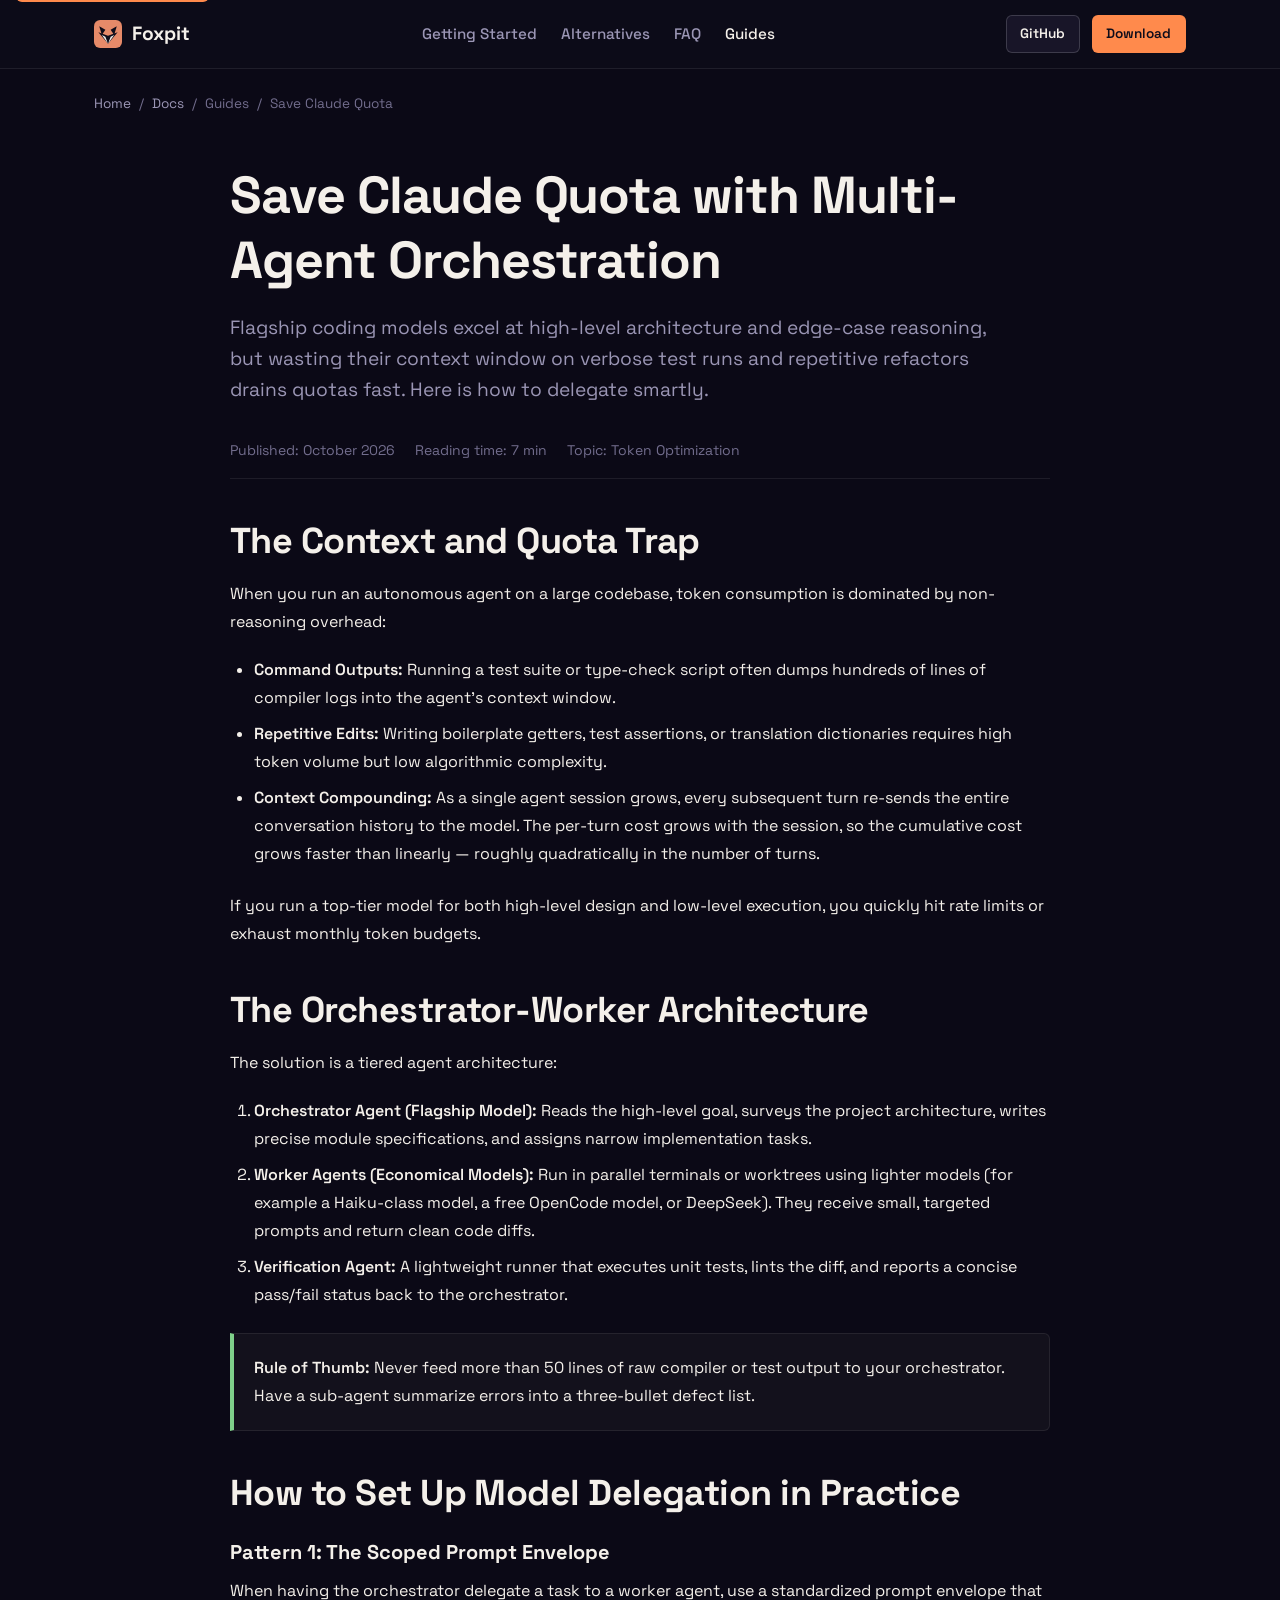
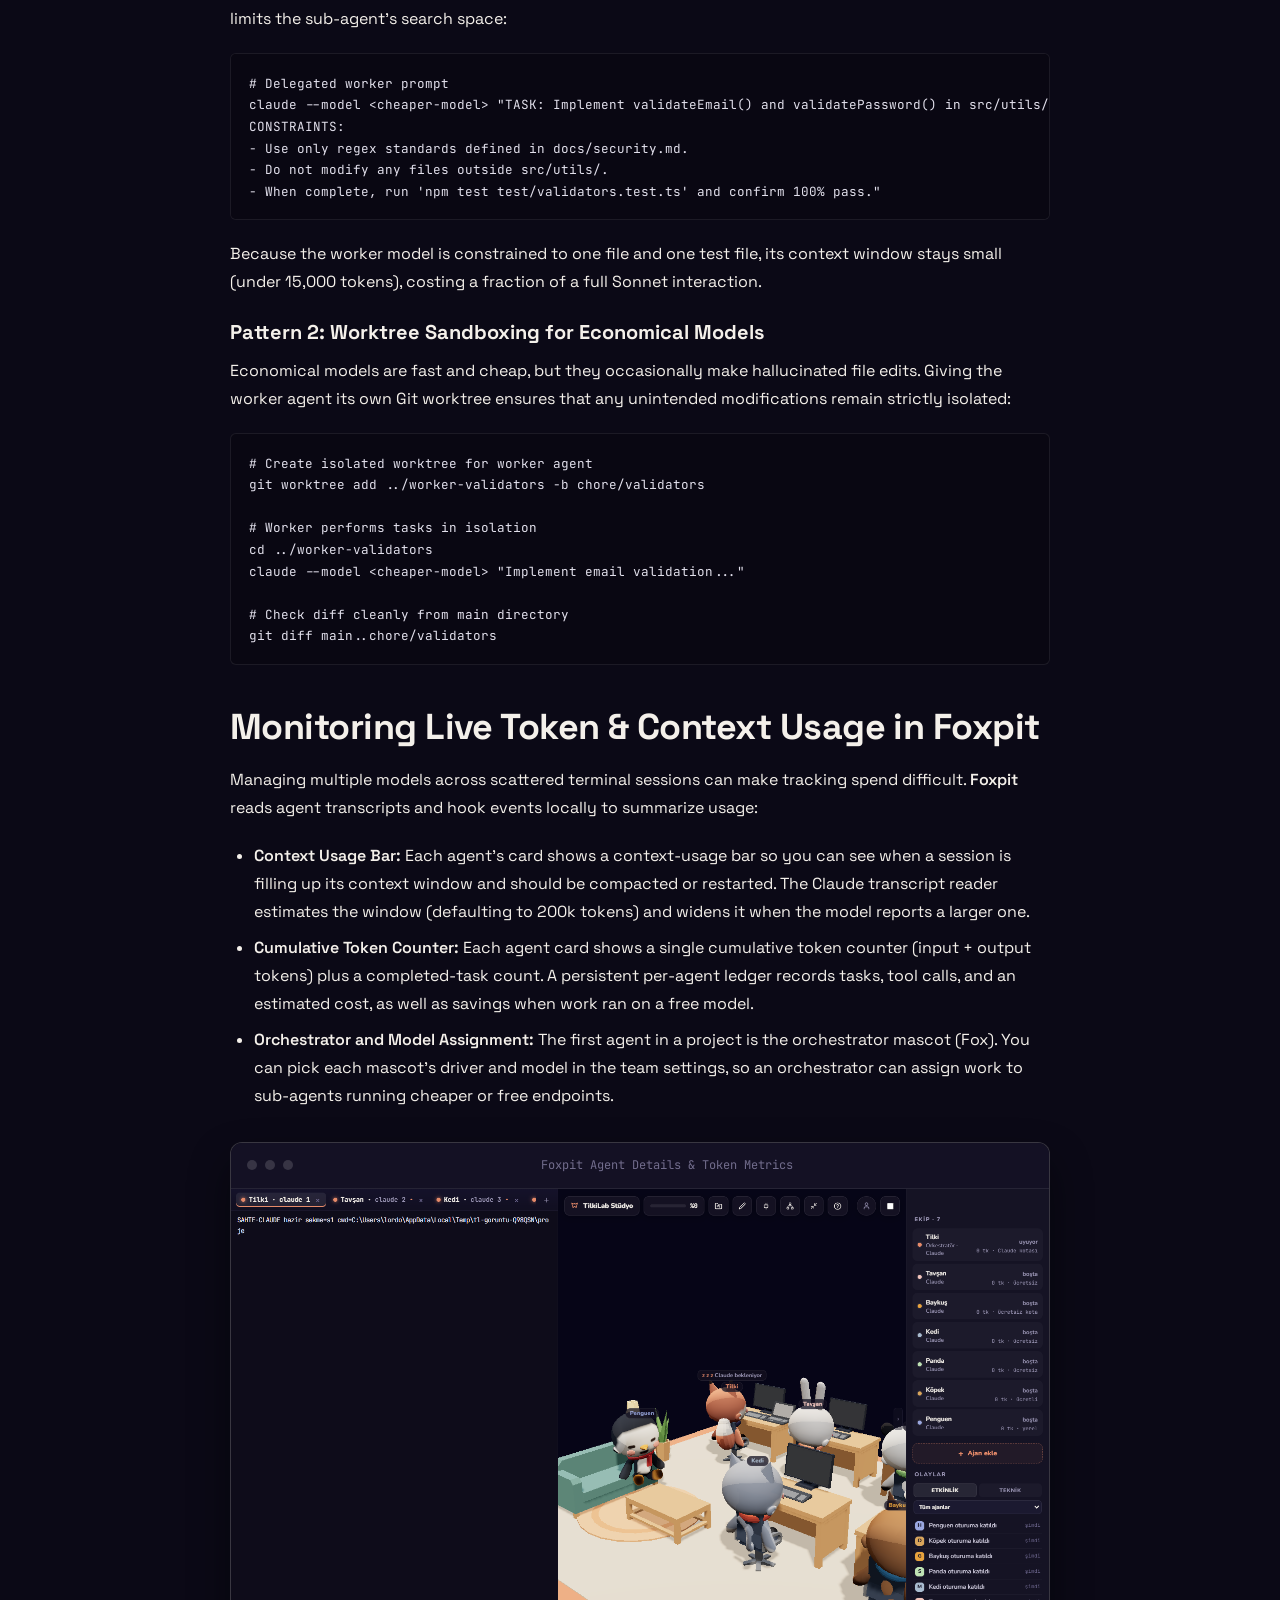
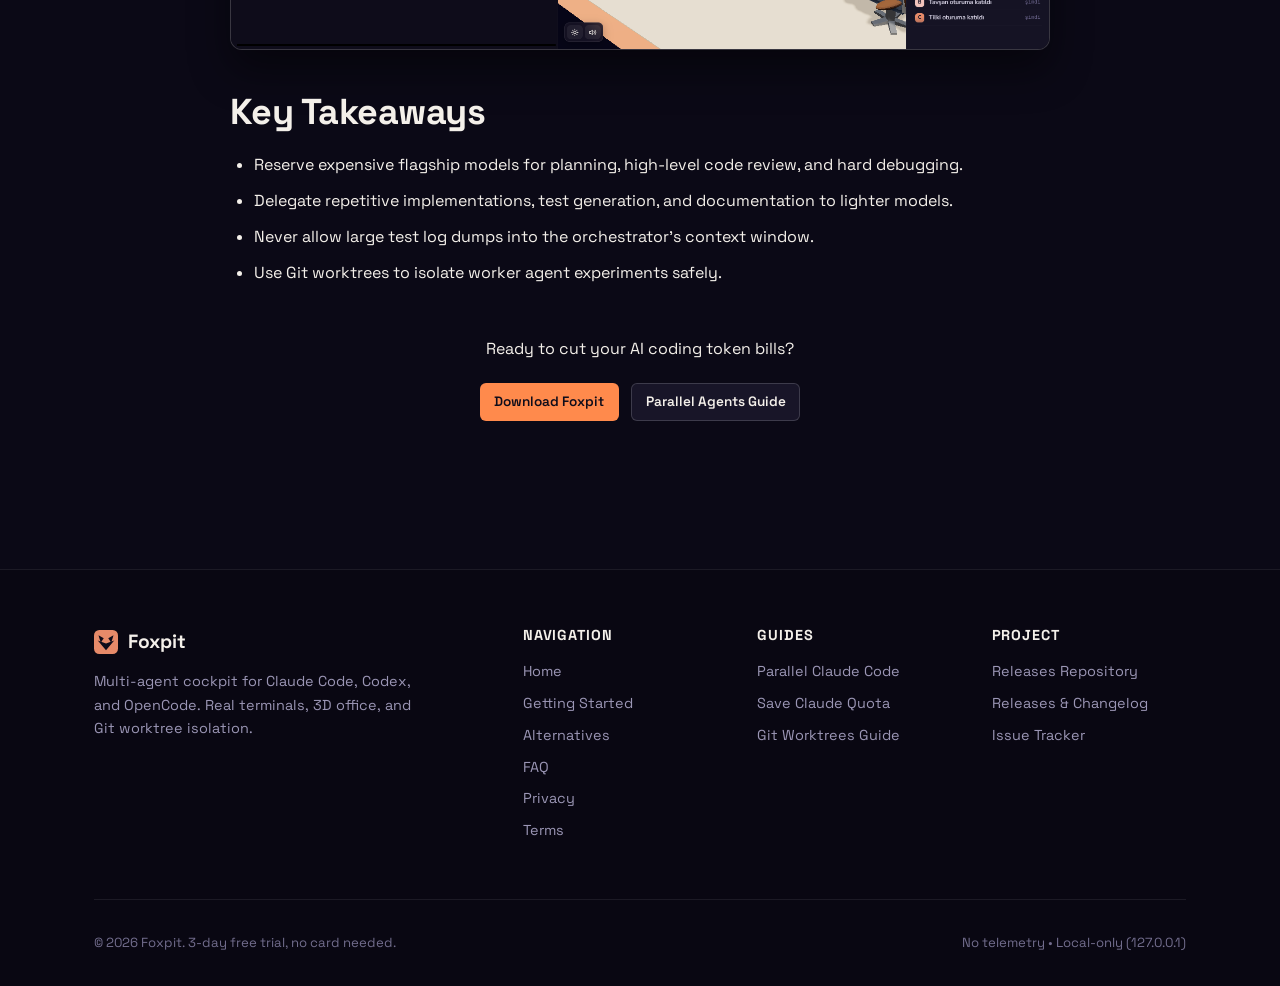
<file: guides/save-claude-quota-with-orchestration.html>
<!DOCTYPE html>
<html lang="en">
<head>
  <meta charset="UTF-8">
  <meta name="viewport" content="width=device-width, initial-scale=1.0">
  <title>Save Claude Quota with Multi-Agent Orchestration</title>
  <meta name="description" content="Learn how to conserve flagship-model token quotas by delegating sub-tasks, research, and tests to cheaper models.">
  <link rel="canonical" href="https://lordon1a.github.io/foxpit-releases/guides/save-claude-quota-with-orchestration.html">
  <meta name="theme-color" content="#0E0C1A">

  <!-- Open Graph -->
  <meta property="og:type" content="article">
  <meta property="og:url" content="https://lordon1a.github.io/foxpit-releases/guides/save-claude-quota-with-orchestration.html">
  <meta property="og:title" content="Save Claude Quota with Multi-Agent Orchestration">
  <meta property="og:description" content="Learn how to conserve flagship-model token quotas by delegating sub-tasks, research, and tests to cheaper models.">
  <meta property="og:image" content="https://lordon1a.github.io/foxpit-releases/img/sonra.png">
  <meta property="og:site_name" content="Foxpit">

  <!-- Twitter Card -->
  <meta name="twitter:card" content="summary_large_image">
  <meta name="twitter:title" content="Save Claude Quota with Multi-Agent Orchestration">
  <meta name="twitter:description" content="Learn how to conserve flagship-model token quotas by delegating sub-tasks, research, and tests to cheaper models.">
  <meta name="twitter:image" content="https://lordon1a.github.io/foxpit-releases/img/sonra.png">

  <link rel="icon" type="image/svg+xml" href="../favicon.svg">
  <link rel="manifest" href="../site.webmanifest">
  <link rel="stylesheet" href="../assets/site.css">

  <script type="application/ld+json">
  {
    "@context": "https://schema.org",
    "@type": "Article",
    "headline": "Save Claude Quota with Multi-Agent Orchestration",
    "description": "Techniques for preserving expensive flagship-model token quotas using orchestrator delegation.",
    "url": "https://lordon1a.github.io/foxpit-releases/guides/save-claude-quota-with-orchestration.html",
    "image": "https://lordon1a.github.io/foxpit-releases/img/sonra.png",
    "datePublished": "2026-10-06",
    "author": {
      "@type": "Organization",
      "name": "Foxpit Team"
    }
  }
  </script>
</head>
<body>
  <a href="#main-content" class="skip-link">Skip to main content</a>

  <header class="site-header">
    <div class="container">
      <a href="../index.html" class="brand" aria-label="Foxpit Homepage">
        <svg width="28" height="28" viewBox="0 0 64 64" fill="none" aria-hidden="true">
          <rect width="64" height="64" rx="14" fill="#E68A69"/>
          <polygon points="12,14 26,22 18,34" fill="#0E0C1A"/>
          <polygon points="52,14 38,22 46,34" fill="#0E0C1A"/>
          <polygon points="32,54 10,28 32,36 54,28" fill="#0E0C1A"/>
          <polygon points="32,54 18,34 26,38" fill="#F4F0EA"/>
          <polygon points="32,54 46,34 38,38" fill="#F4F0EA"/>
        </svg>
        <span>Foxpit</span>
      </a>

      <nav class="site-nav" aria-label="Primary Navigation">
        <a href="../getting-started.html">Getting Started</a>
        <a href="../alternatives.html">Alternatives</a>
        <a href="../faq.html">FAQ</a>
        <a href="save-claude-quota-with-orchestration.html" class="active">Guides</a>
      </nav>

      <div class="header-actions">
        <a href="https://github.com/lordon1a/foxpit-releases" class="btn btn-secondary btn-sm" target="_blank" rel="noopener noreferrer">
          GitHub
        </a>
        <a href="../getting-started.html#download" class="btn btn-primary btn-sm">
          Download
        </a>
      </div>
    </div>
  </header>

  <main id="main-content">
    <div class="container">
      <ul class="breadcrumbs" aria-label="Breadcrumb">
        <li><a href="../index.html">Home</a></li>
        <li><a href="../getting-started.html">Docs</a></li>
        <li><span>Guides</span></li>
        <li aria-current="page">Save Claude Quota</li>
      </ul>

      <div class="content-wrapper">
        <article>
          <h1>Save Claude Quota with Multi-Agent Orchestration</h1>
          <p class="lead">
            Flagship coding models excel at high-level architecture and edge-case reasoning, but wasting their context window on verbose test runs and repetitive refactors drains quotas fast. Here is how to delegate smartly.
          </p>

          <div class="meta-bar">
            <span>Published: October 2026</span>
            <span>Reading time: 7 min</span>
            <span>Topic: Token Optimization</span>
          </div>

          <h2>The Context and Quota Trap</h2>
          <p>
            When you run an autonomous agent on a large codebase, token consumption is dominated by non-reasoning overhead:
          </p>
          <ul>
            <li><strong>Command Outputs:</strong> Running a test suite or type-check script often dumps hundreds of lines of compiler logs into the agent's context window.</li>
            <li><strong>Repetitive Edits:</strong> Writing boilerplate getters, test assertions, or translation dictionaries requires high token volume but low algorithmic complexity.</li>
            <li><strong>Context Compounding:</strong> As a single agent session grows, every subsequent turn re-sends the entire conversation history to the model. The per-turn cost grows with the session, so the cumulative cost grows faster than linearly — roughly quadratically in the number of turns.</li>
          </ul>

          <p>
            If you run a top-tier model for both high-level design and low-level execution, you quickly hit rate limits or exhaust monthly token budgets.
          </p>

          <h2>The Orchestrator-Worker Architecture</h2>
          <p>
            The solution is a tiered agent architecture:
          </p>
          <ol>
            <li><strong>Orchestrator Agent (Flagship Model):</strong> Reads the high-level goal, surveys the project architecture, writes precise module specifications, and assigns narrow implementation tasks.</li>
            <li><strong>Worker Agents (Economical Models):</strong> Run in parallel terminals or worktrees using lighter models (for example a Haiku-class model, a free OpenCode model, or DeepSeek). They receive small, targeted prompts and return clean code diffs.</li>
            <li><strong>Verification Agent:</strong> A lightweight runner that executes unit tests, lints the diff, and reports a concise pass/fail status back to the orchestrator.</li>
          </ol>

          <div class="callout tip">
            <p><strong>Rule of Thumb:</strong> Never feed more than 50 lines of raw compiler or test output to your orchestrator. Have a sub-agent summarize errors into a three-bullet defect list.</p>
          </div>

          <h2>How to Set Up Model Delegation in Practice</h2>

          <h3>Pattern 1: The Scoped Prompt Envelope</h3>
          <p>
            When having the orchestrator delegate a task to a worker agent, use a standardized prompt envelope that limits the sub-agent's search space:
          </p>

          <pre><code># Delegated worker prompt
claude --model &lt;cheaper-model&gt; "TASK: Implement validateEmail() and validatePassword() in src/utils/validators.ts.
CONSTRAINTS:
- Use only regex standards defined in docs/security.md.
- Do not modify any files outside src/utils/.
- When complete, run 'npm test test/validators.test.ts' and confirm 100% pass."</code></pre>

          <p>
            Because the worker model is constrained to one file and one test file, its context window stays small (under 15,000 tokens), costing a fraction of a full Sonnet interaction.
          </p>

          <h3>Pattern 2: Worktree Sandboxing for Economical Models</h3>
          <p>
            Economical models are fast and cheap, but they occasionally make hallucinated file edits. Giving the worker agent its own Git worktree ensures that any unintended modifications remain strictly isolated:
          </p>

          <pre><code># Create isolated worktree for worker agent
git worktree add ../worker-validators -b chore/validators

# Worker performs tasks in isolation
cd ../worker-validators
claude --model &lt;cheaper-model&gt; "Implement email validation..."

# Check diff cleanly from main directory
git diff main..chore/validators</code></pre>

          <h2>Monitoring Live Token &amp; Context Usage in Foxpit</h2>
          <p>
            Managing multiple models across scattered terminal sessions can make tracking spend difficult. <strong>Foxpit</strong> reads agent transcripts and hook events locally to summarize usage:
          </p>

          <ul>
            <li><strong>Context Usage Bar:</strong> Each agent's card shows a context-usage bar so you can see when a session is filling up its context window and should be compacted or restarted. The Claude transcript reader estimates the window (defaulting to 200k tokens) and widens it when the model reports a larger one.</li>
            <li><strong>Cumulative Token Counter:</strong> Each agent card shows a single cumulative token counter (input + output tokens) plus a completed-task count. A persistent per-agent ledger records tasks, tool calls, and an estimated cost, as well as savings when work ran on a free model.</li>
            <li><strong>Orchestrator and Model Assignment:</strong> The first agent in a project is the orchestrator mascot (Fox). You can pick each mascot's driver and model in the team settings, so an orchestrator can assign work to sub-agents running cheaper or free endpoints.</li>
          </ul>

          <div class="screenshot-frame">
            <div class="screenshot-bar">
              <span class="screenshot-dot"></span>
              <span class="screenshot-dot"></span>
              <span class="screenshot-dot"></span>
              <span class="screenshot-title">Foxpit Agent Details &amp; Token Metrics</span>
            </div>
            <img src="../img/sonra.png" alt="Foxpit dashboard displaying live token usage and context metrics for autonomous coding agents" width="1600" height="900" loading="lazy">
          </div>

          <h2>Key Takeaways</h2>
          <ul>
            <li>Reserve expensive flagship models for planning, high-level code review, and hard debugging.</li>
            <li>Delegate repetitive implementations, test generation, and documentation to lighter models.</li>
            <li>Never allow large test log dumps into the orchestrator's context window.</li>
            <li>Use Git worktrees to isolate worker agent experiments safely.</li>
          </ul>

          <div style="margin-top: 3rem; text-align: center;">
            <p>Ready to cut your AI coding token bills?</p>
            <p>
              <a href="../getting-started.html" class="btn btn-primary btn-sm" style="margin-right: 0.5rem;">Download Foxpit</a>
              <a href="run-multiple-claude-code-agents.html" class="btn btn-secondary btn-sm">Parallel Agents Guide</a>
            </p>
          </div>
        </article>
      </div>
    </div>
  </main>

  <footer class="site-footer">
    <div class="container">
      <div class="footer-grid">
        <div class="footer-brand">
          <div class="brand">
            <svg width="24" height="24" viewBox="0 0 64 64" fill="none" aria-hidden="true">
              <rect width="64" height="64" rx="14" fill="#E68A69"/>
              <polygon points="12,14 26,22 18,34" fill="#0E0C1A"/>
              <polygon points="52,14 38,22 46,34" fill="#0E0C1A"/>
              <polygon points="32,54 10,28 32,36 54,28" fill="#0E0C1A"/>
            </svg>
            <span>Foxpit</span>
          </div>
          <p>Multi-agent cockpit for Claude Code, Codex, and OpenCode. Real terminals, 3D office, and Git worktree isolation.</p>
        </div>

        <div class="footer-col">
          <h4>Navigation</h4>
          <ul>
            <li><a href="../index.html">Home</a></li>
            <li><a href="../getting-started.html">Getting Started</a></li>
            <li><a href="../alternatives.html">Alternatives</a></li>
            <li><a href="../faq.html">FAQ</a></li>
            <li><a href="../privacy.html">Privacy</a></li>
            <li><a href="../terms.html">Terms</a></li>
          </ul>
        </div>

        <div class="footer-col">
          <h4>Guides</h4>
          <ul>
            <li><a href="run-multiple-claude-code-agents.html">Parallel Claude Code</a></li>
            <li><a href="save-claude-quota-with-orchestration.html">Save Claude Quota</a></li>
            <li><a href="git-worktrees-for-ai-agents.html">Git Worktrees Guide</a></li>
          </ul>
        </div>

        <div class="footer-col">
          <h4>Project</h4>
          <ul>
            <li><a href="https://github.com/lordon1a/foxpit-releases" target="_blank" rel="noopener noreferrer">Releases Repository</a></li>
            <li><a href="https://github.com/lordon1a/foxpit-releases/releases" target="_blank" rel="noopener noreferrer">Releases &amp; Changelog</a></li>
            <li><a href="https://github.com/lordon1a/foxpit-releases/issues" target="_blank" rel="noopener noreferrer">Issue Tracker</a></li>
          </ul>
        </div>
      </div>

      <div class="footer-bottom">
        <div>&copy; 2026 Foxpit. 3-day free trial, no card needed.</div>
        <div>No telemetry &bull; Local-only (127.0.0.1)</div>
      </div>
    </div>
  </footer>

  <script src="../assets/site.js"></script>
</body>
</html>
</file>
<file: assets/v2.css>
/* docs/assets/v2.css — Foxpit tanıtım sayfası. Renkler uygulamanın ofis jetonlarından (app/ofis.css). */
:root {
  --bg: #0E0C1A;
  --bg-2: #120F22;
  --yuzey: #16132A;
  --yuzey-2: #1D1934;
  --cizgi: rgba(255, 255, 255, 0.08);
  --cizgi-2: rgba(255, 255, 255, 0.14);
  --yazi: #F4F0EA;
  --soluk: #9B96B5;
  --turuncu: #E68A69;
  --turuncu-2: #F2A487;
  --yesil: #7FD08A;
  --mor: #8C7BE8;
  --r: 18px;
  --gen: 1180px;
  color-scheme: dark;
}

* { box-sizing: border-box; }
html { scroll-behavior: smooth; scroll-padding-top: 80px; -webkit-text-size-adjust: 100%; }
body {
  margin: 0; background: var(--bg); color: var(--yazi);
  font: 500 16px/1.6 'Nunito', system-ui, -apple-system, 'Segoe UI', sans-serif;
  -webkit-font-smoothing: antialiased; overflow-x: hidden;
}
img, video { display: block; max-width: 100%; height: auto; }
a { color: inherit; }
h1, h2, h3, h4 { margin: 0; line-height: 1.12; letter-spacing: -0.02em; font-weight: 900; text-wrap: balance; }
.lede, .head p { text-wrap: pretty; }
p { margin: 0; }
.wrap { width: min(var(--gen), 100% - 32px); margin-inline: auto; }
.skip { position: absolute; left: -999px; top: 8px; z-index: 100; padding: 8px 14px; background: var(--turuncu); color: #1a1220; border-radius: 8px; font-weight: 800; }
.skip:focus { left: 8px; }
:focus-visible { outline: 2px solid var(--turuncu); outline-offset: 3px; border-radius: 6px; }

/* Düğmeler */
.btn {
  display: inline-flex; align-items: center; justify-content: center; gap: 9px;
  height: 44px; padding: 0 20px; border-radius: 12px; border: 1px solid transparent;
  font: inherit; font-weight: 800; font-size: 15px; text-decoration: none; white-space: nowrap;
  cursor: pointer; transition: transform 140ms, background 140ms, border-color 140ms, box-shadow 140ms;
}
.btn:hover { transform: translateY(-1px); }
.btn-primary { background: var(--turuncu); color: #1a1220; box-shadow: 0 8px 24px -8px rgba(230, 138, 105, 0.6), inset 0 1px 0 rgba(255, 255, 255, 0.35); }
.btn-primary:hover { background: var(--turuncu-2); box-shadow: 0 12px 30px -8px rgba(230, 138, 105, 0.7), inset 0 1px 0 rgba(255, 255, 255, 0.35); }
.btn-ghost { background: rgba(255, 255, 255, 0.04); border-color: var(--cizgi-2); color: var(--yazi); }
.btn-ghost:hover { background: rgba(255, 255, 255, 0.08); border-color: rgba(255, 255, 255, 0.24); }
.btn-sm { height: 36px; padding: 0 14px; font-size: 14px; border-radius: 10px; }
.btn-lg { height: 52px; padding: 0 26px; font-size: 16px; border-radius: 14px; }
.btn-block { width: 100%; }

/* Menü */
.nav { position: sticky; top: 0; z-index: 50; transition: background 200ms, border-color 200ms; border-bottom: 1px solid transparent; }
.nav.dolu { background: rgba(14, 12, 26, 0.78); backdrop-filter: saturate(1.4) blur(14px); -webkit-backdrop-filter: saturate(1.4) blur(14px); border-color: var(--cizgi); }
.nav-in { display: flex; align-items: center; gap: 28px; height: 68px; }
.logo { display: inline-flex; align-items: center; gap: 10px; text-decoration: none; font-size: 19px; }
.logo b { font-weight: 900; letter-spacing: -0.01em; }
.logo-mark { width: 34px; height: 34px; display: inline-block; }
.logo-mark svg { width: 100%; height: 100%; }
.nav-links { display: flex; gap: 26px; margin-left: 12px; }
.nav-links a, .link-sm { color: var(--soluk); text-decoration: none; font-weight: 700; font-size: 15px; transition: color 120ms; }
.nav-links a:hover, .link-sm:hover { color: var(--yazi); }
.nav-cta { margin-left: auto; display: flex; align-items: center; gap: 18px; }
.nav-menu { display: none; margin-left: auto; width: 42px; height: 42px; border-radius: 10px; border: 1px solid var(--cizgi-2); background: transparent; color: var(--yazi); cursor: pointer; align-items: center; justify-content: center; }
.nav-sheet { display: grid; gap: 4px; padding: 8px 16px 18px; background: rgba(14, 12, 26, 0.96); border-bottom: 1px solid var(--cizgi); }
.nav-sheet[hidden] { display: none; }
.nav-sheet a:not(.btn) { padding: 12px 4px; color: var(--yazi); text-decoration: none; font-weight: 700; border-bottom: 1px solid var(--cizgi); }
.nav-sheet .btn { margin-top: 12px; }

/* Giriş */
.hero { position: relative; padding: 72px 0 40px; text-align: center; overflow: hidden; }
.hero-glow {
  position: absolute; inset: -20% -10% auto; height: 900px; pointer-events: none;
  background:
    radial-gradient(40% 40% at 50% 30%, rgba(230, 138, 105, 0.22), transparent 70%),
    radial-gradient(30% 35% at 20% 45%, rgba(140, 123, 232, 0.16), transparent 70%),
    radial-gradient(30% 35% at 80% 45%, rgba(127, 208, 138, 0.09), transparent 70%);
  filter: blur(10px);
}
.hero::before {
  content: ''; position: absolute; inset: 0; pointer-events: none; opacity: .5;
  background-image: linear-gradient(var(--cizgi) 1px, transparent 1px), linear-gradient(90deg, var(--cizgi) 1px, transparent 1px);
  background-size: 64px 64px;
  -webkit-mask-image: radial-gradient(60% 50% at 50% 20%, #000, transparent 80%); mask-image: radial-gradient(60% 50% at 50% 20%, #000, transparent 80%);
}
.hero-in { position: relative; }
.pill {
  display: inline-flex; align-items: center; gap: 10px; padding: 7px 14px 7px 10px; border-radius: 999px;
  background: rgba(255, 255, 255, 0.05); border: 1px solid var(--cizgi-2);
  color: var(--yazi); font-size: 14px; font-weight: 700; text-decoration: none; transition: border-color 140ms, background 140ms;
}
.pill:hover { border-color: rgba(230, 138, 105, 0.5); background: rgba(230, 138, 105, 0.08); }
.pill-dot { width: 8px; height: 8px; border-radius: 50%; background: var(--yesil); box-shadow: 0 0 0 4px rgba(127, 208, 138, 0.18); }
.hero h1 { margin: 26px auto 0; max-width: 1040px; font-size: clamp(36px, 6vw, 70px); line-height: 1.04; letter-spacing: -0.035em; }
.grad { background: linear-gradient(92deg, #FFC2A8 0%, var(--turuncu) 45%, #C99BFF 100%); -webkit-background-clip: text; background-clip: text; color: transparent; }
.lede { margin: 24px auto 0; max-width: 680px; font-size: clamp(17px, 1.6vw, 19.5px); color: var(--soluk); line-height: 1.6; }
.hero-cta { margin-top: 34px; display: flex; gap: 12px; justify-content: center; flex-wrap: wrap; }
.hero-note { margin-top: 18px; display: flex; gap: 22px; justify-content: center; flex-wrap: wrap; color: var(--soluk); font-size: 14px; font-weight: 600; }
.hero-note span::before { content: '✓'; color: var(--yesil); margin-right: 7px; font-weight: 900; }

/* Ekran görüntüsü çerçevesi */
.shot {
  position: relative; margin: 0; border-radius: var(--r); overflow: hidden;
  background: var(--yuzey); border: 1px solid var(--cizgi-2);
  box-shadow: 0 40px 100px -30px rgba(0, 0, 0, 0.8), 0 0 0 1px rgba(0, 0, 0, 0.4);
}
.shot img { width: 100%; }
.shot-hero { margin: 64px auto 0; max-width: 1120px; overflow: visible; border-radius: 16px; background: #0b0a14; }
.shot-hero::before {
  content: ''; position: absolute; inset: -1px; border-radius: 17px; padding: 1px; pointer-events: none;
  background: linear-gradient(180deg, rgba(230, 138, 105, 0.55), rgba(140, 123, 232, 0.25) 40%, transparent 75%);
  -webkit-mask: linear-gradient(#000 0 0) content-box, linear-gradient(#000 0 0); -webkit-mask-composite: xor; mask-composite: exclude;
}
.shot-hero::after { content: ''; position: absolute; inset: 10% 8% -8%; z-index: -1; background: radial-gradient(closest-side, rgba(230, 138, 105, 0.28), transparent); filter: blur(40px); }
.shot-bar { display: flex; align-items: center; gap: 7px; height: 38px; padding: 0 14px; background: #15122a; border-bottom: 1px solid var(--cizgi); border-radius: 16px 16px 0 0; }
.shot-bar i { width: 11px; height: 11px; border-radius: 50%; background: #3a3555; }
.shot-bar i:nth-child(1) { background: #f0786c; } .shot-bar i:nth-child(2) { background: #f2c14e; } .shot-bar i:nth-child(3) { background: #6fcf7f; }
.shot-bar span { margin: 0 auto; padding-right: 50px; color: var(--soluk); font-size: 12.5px; font-weight: 700; }
.shot-media { width: 100%; aspect-ratio: 16 / 9; object-fit: cover; border-radius: 0 0 16px 16px; background: #0b0a14; }
.peek { position: absolute; width: 120px; height: 130px; pointer-events: none; filter: drop-shadow(0 14px 24px rgba(0, 0, 0, 0.5)); }
.peek svg { width: 100%; height: 100%; }
.peek-fox { left: -62px; bottom: -26px; transform: rotate(-6deg); }
.peek-cat { right: -34px; top: -62px; width: 100px; height: 108px; transform: rotate(8deg); }

/* Desteklenen ajanlar */
.works { padding: 40px 0 10px; }
.works p { text-align: center; color: var(--soluk); font-size: 13px; font-weight: 800; letter-spacing: 0.12em; text-transform: uppercase; }
.works ul { list-style: none; margin: 18px 0 0; padding: 0; display: flex; justify-content: center; flex-wrap: wrap; gap: 12px 40px; }
.works li { font-size: 21px; font-weight: 900; color: #C9C4DE; letter-spacing: -0.01em; opacity: .85; }
.works small { font-size: 12px; font-weight: 700; color: var(--soluk); margin-left: 4px; }

/* Bölümler */
.section { padding: 110px 0; position: relative; }
.head { max-width: 760px; margin: 0 auto 56px; text-align: center; }
.head-left { text-align: left; margin: 0; }
.kicker { display: inline-block; color: var(--turuncu); font-size: 13px; font-weight: 900; letter-spacing: 0.14em; text-transform: uppercase; }
.head h2 { margin-top: 12px; font-size: clamp(30px, 4.2vw, 48px); }
.head p { margin-top: 16px; color: var(--soluk); font-size: 18px; }
.head a, .band a, .final-note a { color: var(--turuncu); text-underline-offset: 3px; }

.trio { display: grid; grid-template-columns: repeat(3, 1fr); gap: 18px; }
.card { padding: 28px; border-radius: var(--r); background: linear-gradient(180deg, var(--yuzey-2), var(--yuzey)); border: 1px solid var(--cizgi); }
.card h3 { margin-top: 18px; font-size: 20px; }
.card p { margin-top: 8px; color: var(--soluk); }
.ico { display: inline-grid; place-items: center; width: 42px; height: 42px; border-radius: 12px; background: rgba(230, 138, 105, 0.12); color: var(--turuncu); font-weight: 900; font-size: 18px; border: 1px solid rgba(230, 138, 105, 0.22); }
.ico svg { width: 22px; height: 22px; fill: none; stroke: currentColor; stroke-width: 1.9; stroke-linecap: round; stroke-linejoin: round; }
.ico-red { background: rgba(240, 120, 108, 0.1); color: #F08A7E; border-color: rgba(240, 120, 108, 0.24); }
.arrow-down { margin-top: 40px; text-align: center; font-size: 20px; font-weight: 900; color: var(--yazi); }
.arrow-down span { color: var(--turuncu); }
.problem { padding-bottom: 40px; }

.row { display: grid; grid-template-columns: 0.85fr 1.15fr; gap: 64px; align-items: center; margin-bottom: 120px; }
.row-flip .row-text { order: 2; }
.tag { display: inline-flex; padding: 5px 12px; border-radius: 999px; background: rgba(230, 138, 105, 0.1); border: 1px solid rgba(230, 138, 105, 0.25); color: var(--turuncu); font-size: 13px; font-weight: 800; }
.row h3 { margin-top: 18px; font-size: clamp(26px, 3vw, 36px); }
.row-text > p { margin-top: 16px; color: var(--soluk); font-size: 17px; }
.ticks { list-style: none; padding: 0; margin: 22px 0 0; display: grid; gap: 11px; }
.ticks li { position: relative; padding-left: 30px; font-weight: 700; }
.ticks li::before {
  content: ''; position: absolute; left: 0; top: 3px; width: 20px; height: 20px; border-radius: 50%;
  background: rgba(127, 208, 138, 0.14) url("data:image/svg+xml,%3Csvg xmlns='http://www.w3.org/2000/svg' viewBox='0 0 20 20'%3E%3Cpath d='M6 10.5l2.6 2.5L14 7.5' fill='none' stroke='%237FD08A' stroke-width='2.2' stroke-linecap='round' stroke-linejoin='round'/%3E%3C/svg%3E") center / 20px no-repeat;
}
.row .shot { transform: perspective(1600px) rotateY(-4deg); transition: transform 500ms cubic-bezier(.2, .8, .2, 1); }
.row-flip .shot { transform: perspective(1600px) rotateY(4deg); }
.row .shot:hover { transform: none; }

.grid { display: grid; grid-template-columns: repeat(4, 1fr); gap: 16px; }
.tile { padding: 24px; border-radius: var(--r); background: var(--yuzey); border: 1px solid var(--cizgi); transition: border-color 160ms, transform 160ms, background 160ms; }
.tile:hover { border-color: rgba(230, 138, 105, 0.35); background: var(--yuzey-2); transform: translateY(-2px); }
.tile h3 { margin-top: 16px; font-size: 17px; letter-spacing: -0.01em; }
.tile p { margin-top: 6px; color: var(--soluk); font-size: 14.5px; line-height: 1.55; }

/* Maskotlar */
.team { background: linear-gradient(180deg, transparent, var(--bg-2) 30%, var(--bg-2) 70%, transparent); }
.mascots { list-style: none; margin: 0; padding: 0; display: grid; grid-template-columns: repeat(7, 1fr); gap: 14px; }
.mascots li {
  display: flex; flex-direction: column; align-items: center; text-align: center; padding: 18px 10px 20px;
  border-radius: var(--r); background: var(--yuzey); border: 1px solid var(--cizgi); transition: transform 200ms, border-color 200ms;
}
.mascots li:first-child { border-color: rgba(230, 138, 105, 0.45); background: linear-gradient(180deg, rgba(230, 138, 105, 0.12), var(--yuzey)); }
.mascots li:hover { transform: translateY(-6px); border-color: rgba(230, 138, 105, 0.4); }
.m-art { width: 100%; max-width: 120px; aspect-ratio: 480 / 520; }
.m-art svg { width: 100%; height: 100%; overflow: visible; }
.mascots li:hover .m-art svg { animation: zipla 600ms cubic-bezier(.3, 1.6, .5, 1); }
@keyframes zipla { 40% { transform: translateY(-8px) scale(1.04, .97); } }
.mascots b { margin-top: 10px; font-size: 17px; font-weight: 900; }
.mascots small { margin-top: 2px; color: var(--soluk); font-size: 13px; font-weight: 700; line-height: 1.35; }

/* Adımlar */
.steps { list-style: none; margin: 0; padding: 0; display: grid; grid-template-columns: repeat(3, 1fr); gap: 18px; counter-reset: s; position: relative; }
.steps li { padding: 30px; border-radius: var(--r); background: var(--yuzey); border: 1px solid var(--cizgi); }
.step-n { display: inline-grid; place-items: center; width: 40px; height: 40px; border-radius: 50%; background: var(--turuncu); color: #1a1220; font-weight: 900; font-size: 17px; box-shadow: 0 0 0 6px rgba(230, 138, 105, 0.15); }
.steps h3 { margin-top: 20px; font-size: 21px; }
.steps p { margin-top: 8px; color: var(--soluk); }

/* Fiyat */
.plans { display: grid; grid-template-columns: repeat(2, minmax(0, 400px)); justify-content: center; gap: 22px; }
.plan { position: relative; display: flex; flex-direction: column; padding: 34px 32px 30px; border-radius: 22px; background: var(--yuzey); border: 1px solid var(--cizgi-2); }
.plan:first-child { background: linear-gradient(180deg, rgba(230, 138, 105, 0.13), var(--yuzey) 55%); border-color: rgba(230, 138, 105, 0.45); box-shadow: 0 30px 80px -40px rgba(230, 138, 105, 0.55); }
.plan h3 { font-size: 20px; }
.price { margin-top: 16px; display: flex; align-items: baseline; gap: 10px; }
.price b { font-size: 52px; font-weight: 900; letter-spacing: -0.03em; line-height: 1; }
.price span { color: var(--soluk); font-weight: 700; }
.plan-sub { margin-top: 10px; color: var(--soluk); }
.plan .ticks { margin: 24px 0 28px; flex: 1; }
.plan-badge { position: absolute; top: 18px; right: 18px; padding: 4px 11px; border-radius: 999px; background: rgba(140, 123, 232, 0.16); color: #C3B8FF; font-size: 12.5px; font-weight: 800; border: 1px solid rgba(140, 123, 232, 0.3); }
.plan-foot { margin-top: 12px; text-align: center; color: var(--soluk); font-size: 13.5px; }

/* Gizlilik bandı */
.band { padding: 20px 0; }
.band-in { display: flex; align-items: center; gap: 36px; padding: 40px 48px; border-radius: 24px; background: linear-gradient(110deg, rgba(127, 208, 138, 0.1), rgba(140, 123, 232, 0.08)); border: 1px solid var(--cizgi-2); }
.band-art { flex: none; width: 110px; height: 119px; }
.band-art svg { width: 100%; height: 100%; }
.band h2 { font-size: clamp(24px, 2.8vw, 32px); }
.band p { margin-top: 10px; color: var(--soluk); font-size: 17px; max-width: 720px; }

/* SSS */
.faq-in { display: grid; grid-template-columns: 0.8fr 1.2fr; gap: 60px; align-items: start; }
.qa { display: grid; gap: 10px; }
.qa details { border-radius: 14px; background: var(--yuzey); border: 1px solid var(--cizgi); transition: border-color 140ms; }
.qa details[open] { border-color: var(--cizgi-2); }
.qa summary { list-style: none; cursor: pointer; padding: 18px 54px 18px 22px; font-weight: 800; font-size: 17px; position: relative; }
.qa summary::-webkit-details-marker { display: none; }
.qa summary::after { content: '+'; position: absolute; right: 22px; top: 50%; transform: translateY(-50%); font-size: 24px; font-weight: 600; color: var(--turuncu); transition: transform 200ms; }
.qa details[open] summary::after { transform: translateY(-50%) rotate(45deg); }
.qa details p { padding: 0 22px 20px; color: var(--soluk); }

/* Kapanış */
.final { padding-top: 60px; padding-bottom: 40px; }
.final-card {
  position: relative; text-align: center; padding: 120px 40px 56px; border-radius: 28px; overflow: hidden;
  background: radial-gradient(70% 90% at 50% 0%, rgba(230, 138, 105, 0.26), transparent 70%), var(--yuzey);
  border: 1px solid rgba(230, 138, 105, 0.3);
}
.final-art { position: absolute; top: 18px; left: 50%; width: 110px; height: 119px; transform: translateX(-50%); }
.final-art svg { width: 100%; height: 100%; }
.final-card h2 { margin-top: 16px; font-size: clamp(30px, 4.4vw, 52px); }
.final-card > p { margin-top: 14px; color: var(--soluk); font-size: 17px; }
.dl { margin: 34px auto 0; display: grid; grid-template-columns: repeat(3, minmax(0, 220px)); justify-content: center; gap: 12px; }
.os { display: flex; flex-direction: column; gap: 2px; padding: 16px 18px; border-radius: 14px; text-decoration: none; background: rgba(255, 255, 255, 0.04); border: 1px solid var(--cizgi-2); transition: border-color 140ms, background 140ms, transform 140ms; }
.os:hover { transform: translateY(-2px); border-color: rgba(255, 255, 255, 0.28); }
.os b { font-size: 17px; font-weight: 900; }
.os small { color: var(--soluk); font-weight: 700; font-size: 13px; }
.os.senin { background: var(--turuncu); border-color: var(--turuncu); color: #1a1220; box-shadow: 0 12px 30px -10px rgba(230, 138, 105, 0.7); }
.os.senin small { color: rgba(26, 18, 32, 0.72); }
.final-note { margin: 24px auto 0; max-width: 620px; color: var(--soluk); font-size: 13.5px; }

/* Alt bilgi */
.foot { margin-top: 40px; padding: 56px 0 36px; border-top: 1px solid var(--cizgi); }
.foot-in { display: flex; justify-content: space-between; gap: 40px; flex-wrap: wrap; }
.foot-brand p { margin-top: 10px; color: var(--soluk); font-size: 14.5px; }
.foot-cols { display: flex; gap: 72px; flex-wrap: wrap; }
.foot-cols h4 { font-size: 13px; font-weight: 900; letter-spacing: 0.1em; text-transform: uppercase; color: var(--soluk); margin-bottom: 14px; }
.foot-cols div { display: flex; flex-direction: column; gap: 9px; }
.foot-cols a { text-decoration: none; font-weight: 700; font-size: 15px; color: #CFCAE2; }
.foot-cols a:hover { color: var(--turuncu); }
.foot-fine { margin-top: 44px; padding-top: 22px; border-top: 1px solid var(--cizgi); color: #6F6A8A; font-size: 13px; }

/* Kaydırınca belirme (yalnız JS açıkken) */
.js .reveal { opacity: 0; transform: translateY(24px); transition: opacity 700ms cubic-bezier(.2, .8, .2, 1), transform 700ms cubic-bezier(.2, .8, .2, 1); }
.js .reveal.gorundu { opacity: 1; transform: none; }
.js .row.reveal .shot { transition: transform 500ms cubic-bezier(.2, .8, .2, 1); }

/* Duyarlı */
@media (max-width: 1080px) {
  .grid { grid-template-columns: repeat(2, 1fr); }
  .mascots { grid-template-columns: repeat(4, 1fr); }
  .peek { display: none; }
}
@media (max-width: 900px) {
  .nav-links, .nav-cta { display: none; }
  .nav-menu { display: inline-flex; }
  .row, .row-flip { grid-template-columns: 1fr; gap: 32px; margin-bottom: 84px; }
  .row-flip .row-text { order: 0; }
  .row .shot, .row-flip .shot { transform: none; }
  .trio, .steps { grid-template-columns: 1fr; }
  .faq-in { grid-template-columns: 1fr; gap: 28px; }
  .section { padding: 80px 0; }
}
@media (max-width: 640px) {
  .hero { padding: 44px 0 24px; }
  .hero h1 br { display: none; }
  .hero-cta .btn { width: 100%; }
  .shot-hero { margin-top: 44px; }
  .shot-bar { height: 30px; } .shot-bar i { width: 9px; height: 9px; } .shot-bar span { font-size: 11px; padding-right: 30px; }
  .works li { font-size: 17px; }
  .works ul { gap: 10px 22px; }
  .grid { grid-template-columns: 1fr; }
  .mascots { grid-template-columns: repeat(2, 1fr); }
  .mascots li:first-child { grid-column: 1 / -1; }
  .mascots li:first-child .m-art { max-width: 140px; }
  .plans { grid-template-columns: 1fr; }
  .band-in { flex-direction: column; text-align: center; padding: 32px 22px; gap: 18px; }
  .dl { grid-template-columns: 1fr; }
  .final-card { padding: 110px 20px 40px; }
  .foot-cols { gap: 36px; }
  .head p { font-size: 16.5px; }
}
@media (prefers-reduced-motion: reduce) {
  html { scroll-behavior: auto; }
  .js .reveal { opacity: 1; transform: none; transition: none; }
  .row .shot, .row-flip .shot { transform: none; }
  .btn, .tile, .mascots li, .os { transition: none; }
  .mascots li:hover .m-art svg { animation: none; }
}
</file>
<file: assets/site.css>
@font-face { font-family: "Space Grotesk"; src: url("fonts/space-grotesk.woff2") format("woff2"); font-weight: 300 700; font-display: swap; }
@font-face { font-family: "JetBrains Mono"; src: url("fonts/jetbrains-mono.woff2") format("woff2"); font-weight: 100 800; font-display: swap; }

:root {
  --bg-dark: #0B0916;
  --bg-surface: #13111C;
  --bg-card: #181528;
  --bg-card-hover: #221E38;
  --border: rgba(255, 255, 255, 0.08);
  --border-strong: rgba(255, 255, 255, 0.16);
  --border-accent: rgba(255, 138, 76, 0.4);
  --text: #F4F0EA;
  --text-muted: #9B96B5;
  --text-subtle: #726D8D;
  --accent: #FF8A4C;
  --accent-hover: #FFA06A;
  --accent-soft: rgba(255, 138, 76, 0.12);
  --gold: #E8A33D;
  --green: #7FD08A;
  --green-soft: rgba(127, 208, 138, 0.12);
  --font-sans: "Space Grotesk", -apple-system, BlinkMacSystemFont, "Segoe UI", Roboto, "Helvetica Neue", Arial, sans-serif;
  --font-mono: "JetBrains Mono", ui-monospace, SFMono-Regular, Menlo, Consolas, monospace;
  --max-width: 1140px;
  --radius-sm: 6px;
  --radius: 12px;
  --radius-lg: 16px;
}

*, *::before, *::after {
  box-sizing: border-box;
  margin: 0;
  padding: 0;
}

html {
  font-size: 16px;
  scroll-behavior: smooth;
  background-color: var(--bg-dark);
}

body {
  background-color: var(--bg-dark);
  color: var(--text);
  font-family: var(--font-sans);
  line-height: 1.65;
  -webkit-font-smoothing: antialiased;
  -moz-osx-font-smoothing: grayscale;
  min-height: 100vh;
  display: flex;
  flex-direction: column;
  overflow-x: hidden;
}

/* Accessibility */
:focus-visible {
  outline: 2px solid var(--accent);
  outline-offset: 3px;
}

.skip-link {
  position: absolute;
  top: -40px;
  left: 1rem;
  background: var(--accent);
  color: #0E0C1A;
  padding: 0.5rem 1rem;
  font-weight: 600;
  border-radius: var(--radius-sm);
  z-index: 1000;
  transition: top 0.2s;
}
.skip-link:focus {
  top: 1rem;
}

/* Typography */
h1, h2, h3, h4 {
  color: var(--text);
  font-weight: 700;
  line-height: 1.25;
}

h1 {
  font-size: clamp(2rem, 4vw + 1rem, 3.25rem);
  letter-spacing: -0.02em;
  margin-bottom: 1.25rem;
}

h2 {
  font-size: clamp(1.5rem, 2.5vw + 0.5rem, 2.25rem);
  letter-spacing: -0.015em;
  margin-top: 2.5rem;
  margin-bottom: 1rem;
}

h3 {
  font-size: 1.25rem;
  margin-top: 1.5rem;
  margin-bottom: 0.75rem;
}

p {
  margin-bottom: 1.25rem;
  color: var(--text);
}

p.lead {
  font-size: 1.2rem;
  line-height: 1.6;
  color: var(--text-muted);
  max-width: 760px;
  margin-bottom: 2rem;
}

a {
  color: var(--accent);
  text-decoration: none;
  transition: color 0.15s ease;
}

a:hover {
  color: var(--accent-hover);
}

strong {
  font-weight: 600;
  color: var(--text);
}

/* Layout Containers */
.container {
  width: 100%;
  max-width: var(--max-width);
  margin-left: auto;
  margin-right: auto;
  padding-left: 1.5rem;
  padding-right: 1.5rem;
}

main {
  flex: 1 0 auto;
}

/* Header & Navigation */
.site-header {
  position: sticky;
  top: 0;
  background: rgba(14, 12, 26, 0.92);
  backdrop-filter: blur(12px);
  -webkit-backdrop-filter: blur(12px);
  border-bottom: 1px solid var(--border);
  z-index: 90;
}

.site-header .container {
  display: flex;
  align-items: center;
  justify-content: space-between;
  height: 68px;
  gap: 1rem;
}

.brand {
  display: flex;
  align-items: center;
  gap: 0.65rem;
  font-weight: 700;
  font-size: 1.2rem;
  color: var(--text);
  text-decoration: none;
  flex-shrink: 0;
}

.brand svg {
  display: block;
}

.brand-badge {
  font-size: 0.7rem;
  text-transform: uppercase;
  letter-spacing: 0.05em;
  padding: 0.15rem 0.45rem;
  background: var(--accent-soft);
  color: var(--accent);
  border: 1px solid var(--border-accent);
  border-radius: var(--radius-sm);
}

.site-nav {
  display: flex;
  align-items: center;
  gap: 1.5rem;
  list-style: none;
}

.site-nav a {
  color: var(--text-muted);
  font-size: 0.95rem;
  font-weight: 500;
  transition: color 0.15s;
}

.site-nav a:hover,
.site-nav a.active {
  color: var(--text);
}

.header-actions {
  display: flex;
  align-items: center;
  gap: 0.75rem;
  flex-shrink: 0;
}

/* Buttons */
.btn {
  display: inline-flex;
  align-items: center;
  justify-content: center;
  gap: 0.5rem;
  padding: 0.65rem 1.25rem;
  font-size: 0.95rem;
  font-weight: 600;
  border-radius: var(--radius-sm);
  transition: all 0.15s ease;
  cursor: pointer;
  text-decoration: none;
  border: 1px solid transparent;
  white-space: nowrap;
}

.btn-primary {
  background: var(--accent);
  color: #0E0C1A;
}

.btn-primary:hover {
  background: var(--accent-hover);
  color: #0E0C1A;
  transform: translateY(-1px);
}

.btn-secondary {
  background: var(--bg-card);
  color: var(--text);
  border-color: var(--border-strong);
}

.btn-secondary:hover {
  background: var(--bg-card-hover);
  border-color: var(--accent);
  color: var(--text);
}

.btn-sm {
  padding: 0.4rem 0.85rem;
  font-size: 0.85rem;
}

/* Hero Section */
.hero {
  padding: 4.5rem 0 3rem;
  text-align: center;
}

.hero-pill {
  display: inline-flex;
  align-items: center;
  gap: 0.5rem;
  padding: 0.35rem 0.85rem;
  background: var(--bg-surface);
  border: 1px solid var(--border);
  border-radius: 999px;
  font-size: 0.825rem;
  color: var(--text-muted);
  margin-bottom: 1.5rem;
}

.hero-pill .dot {
  width: 8px;
  height: 8px;
  background: var(--green);
  border-radius: 50%;
  display: inline-block;
}

.hero h1 {
  max-width: 900px;
  margin-left: auto;
  margin-right: auto;
}

.hero .lead {
  margin-left: auto;
  margin-right: auto;
}

.hero-cta {
  display: flex;
  align-items: center;
  justify-content: center;
  gap: 1rem;
  margin-bottom: 2.5rem;
  flex-wrap: wrap;
}

.hero-meta {
  font-size: 0.825rem;
  color: var(--text-subtle);
  margin-top: 0.5rem;
}

/* Screenshot Frame */
.screenshot-frame {
  margin: 2rem 0;
  border-radius: var(--radius);
  border: 1px solid var(--border-strong);
  background: var(--bg-surface);
  overflow: hidden;
  box-shadow: 0 20px 40px rgba(0, 0, 0, 0.45);
}

.screenshot-bar {
  display: flex;
  align-items: center;
  gap: 0.5rem;
  padding: 0.75rem 1rem;
  background: #141124;
  border-bottom: 1px solid var(--border);
}

.screenshot-dot {
  width: 10px;
  height: 10px;
  border-radius: 50%;
  background: rgba(255, 255, 255, 0.15);
}

.screenshot-title {
  font-size: 0.75rem;
  color: var(--text-subtle);
  margin-left: auto;
  margin-right: auto;
  font-family: var(--font-mono);
}

.screenshot-frame img {
  display: block;
  width: 100%;
  height: auto;
}

/* Feature Grid */
.section {
  padding: 4rem 0;
  border-top: 1px solid var(--border);
}

.section-head {
  text-align: center;
  max-width: 720px;
  margin: 0 auto 3rem;
}

.section-tag {
  font-size: 0.8rem;
  font-weight: 600;
  color: var(--accent);
  text-transform: uppercase;
  letter-spacing: 0.08em;
  margin-bottom: 0.5rem;
}

.grid-3 {
  display: grid;
  grid-template-columns: repeat(auto-fit, minmax(260px, 1fr));
  gap: 1.5rem;
}

.grid-2 {
  display: grid;
  grid-template-columns: repeat(auto-fit, minmax(260px, 1fr));
  gap: 2rem;
}

.card {
  background: var(--bg-card);
  border: 1px solid var(--border);
  border-radius: var(--radius);
  padding: 1.75rem;
  transition: transform 0.15s ease, border-color 0.15s ease;
}

.card:hover {
  border-color: var(--border-accent);
  transform: translateY(-2px);
}

.card-icon {
  width: 44px;
  height: 44px;
  display: inline-flex;
  align-items: center;
  justify-content: center;
  border-radius: var(--radius-sm);
  background: var(--accent-soft);
  color: var(--accent);
  margin-bottom: 1.25rem;
}

.card h3 {
  margin-top: 0;
  margin-bottom: 0.5rem;
  font-size: 1.2rem;
}

.card p {
  color: var(--text-muted);
  font-size: 0.95rem;
  margin-bottom: 0;
}

/* Breadcrumbs */
.breadcrumbs {
  display: flex;
  align-items: center;
  gap: 0.5rem;
  font-size: 0.85rem;
  color: var(--text-subtle);
  margin: 1.5rem 0 1rem;
  list-style: none;
  flex-wrap: wrap;
}

.breadcrumbs a {
  color: var(--text-muted);
}

.breadcrumbs a:hover {
  color: var(--accent);
}

.breadcrumbs li::after {
  content: "/";
  margin-left: 0.5rem;
  color: var(--text-subtle);
}

.breadcrumbs li:last-child::after {
  content: "";
}

/* Article & Content Layout */
.content-wrapper {
  max-width: 820px;
  margin: 0 auto;
  padding: 2rem 0 4rem;
}

.content-wrapper article {
  line-height: 1.75;
}

.content-wrapper article ul,
.content-wrapper article ol {
  margin: 1rem 0 1.5rem 1.5rem;
  color: var(--text);
}

.content-wrapper article li {
  margin-bottom: 0.5rem;
}

.meta-bar {
  display: flex;
  align-items: center;
  gap: 1.25rem;
  color: var(--text-subtle);
  font-size: 0.875rem;
  margin-bottom: 2rem;
  padding-bottom: 1rem;
  border-bottom: 1px solid var(--border);
  flex-wrap: wrap;
}

/* Code & Pre */
pre {
  background: #090712;
  border: 1px solid var(--border);
  border-radius: var(--radius-sm);
  padding: 1.1rem;
  overflow-x: auto;
  font-family: var(--font-mono);
  font-size: 0.9rem;
  line-height: 1.5;
  color: #E2E0EC;
  margin: 1.25rem 0;
}

code {
  font-family: var(--font-mono);
  font-size: 0.88em;
  background: rgba(255, 255, 255, 0.06);
  padding: 0.15em 0.35em;
  border-radius: 4px;
  color: #F8D1B8;
}

pre code {
  background: none;
  padding: 0;
  border-radius: 0;
  color: inherit;
}

/* Callout Box */
.callout {
  background: var(--bg-surface);
  border-left: 4px solid var(--accent);
  border-top: 1px solid var(--border);
  border-right: 1px solid var(--border);
  border-bottom: 1px solid var(--border);
  border-radius: 0 var(--radius-sm) var(--radius-sm) 0;
  padding: 1.25rem;
  margin: 1.5rem 0;
}

.callout.info {
  border-left-color: #64B5F6;
}

.callout.tip {
  border-left-color: var(--green);
}

.callout p:last-child {
  margin-bottom: 0;
}

/* Tables */
.table-responsive {
  width: 100%;
  overflow-x: auto;
  margin: 2rem 0;
  border-radius: var(--radius);
  border: 1px solid var(--border);
}

table {
  width: 100%;
  border-collapse: collapse;
  text-align: left;
  font-size: 0.925rem;
  background: var(--bg-card);
}

th, td {
  padding: 0.9rem 1.1rem;
  border-bottom: 1px solid var(--border);
}

th {
  background: #141122;
  font-weight: 600;
  color: var(--text);
  white-space: nowrap;
}

tr:last-child td {
  border-bottom: none;
}

tr:hover td {
  background: rgba(255, 255, 255, 0.02);
}

/* FAQ Details */
details.faq-item {
  background: var(--bg-card);
  border: 1px solid var(--border);
  border-radius: var(--radius);
  margin-bottom: 1rem;
  padding: 1.25rem 1.5rem;
  transition: border-color 0.15s ease;
}

details.faq-item[open] {
  border-color: var(--border-accent);
}

details.faq-item summary {
  font-weight: 600;
  font-size: 1.1rem;
  cursor: pointer;
  list-style: none;
  display: flex;
  align-items: center;
  justify-content: space-between;
  user-select: none;
}

details.faq-item summary::-webkit-details-marker {
  display: none;
}

details.faq-item summary::after {
  content: "+";
  font-size: 1.4rem;
  color: var(--accent);
  line-height: 1;
  transition: transform 0.2s ease;
}

details.faq-item[open] summary::after {
  content: "-";
}

details.faq-item .faq-answer {
  margin-top: 1rem;
  color: var(--text-muted);
  font-size: 0.975rem;
}

details.faq-item .faq-answer p:last-child {
  margin-bottom: 0;
}

/* Footer */
.site-footer {
  background: #090712;
  border-top: 1px solid var(--border);
  padding: 3.5rem 0 2rem;
  margin-top: 4rem;
  color: var(--text-muted);
  font-size: 0.9rem;
}

.footer-grid {
  display: grid;
  grid-template-columns: 2fr repeat(3, 1fr);
  gap: 2.5rem;
  margin-bottom: 3rem;
}

.footer-brand p {
  color: var(--text-muted);
  font-size: 0.9rem;
  margin-top: 0.75rem;
  max-width: 320px;
}

.footer-col h4 {
  color: var(--text);
  font-size: 0.9rem;
  text-transform: uppercase;
  letter-spacing: 0.06em;
  margin-bottom: 1rem;
}

.footer-col ul {
  list-style: none;
}

.footer-col li {
  margin-bottom: 0.5rem;
}

.footer-col a {
  color: var(--text-muted);
}

.footer-col a:hover {
  color: var(--text);
}

.footer-bottom {
  display: flex;
  align-items: center;
  justify-content: space-between;
  padding-top: 2rem;
  border-top: 1px solid var(--border);
  font-size: 0.825rem;
  color: var(--text-subtle);
  flex-wrap: wrap;
  gap: 1rem;
}

/* Mobile responsive */
@media (max-width: 860px) {
  .footer-grid {
    grid-template-columns: 1fr 1fr;
  }
  .site-nav {
    display: none;
  }
  .mobile-menu-open .site-nav {
    display: flex;
    flex-direction: column;
    position: absolute;
    top: 68px;
    left: 0;
    right: 0;
    background: var(--bg-surface);
    border-bottom: 1px solid var(--border);
    padding: 1.5rem;
    gap: 1rem;
  }
}

@media (max-width: 580px) {
  .footer-grid {
    grid-template-columns: 1fr;
  }
  .hero-cta {
    flex-direction: column;
    width: 100%;
  }
  .hero-cta .btn {
    width: 100%;
  }
}

@media (max-width: 480px) {
  .container {
    padding-left: 1rem;
    padding-right: 1rem;
  }
  .site-header .container {
    padding-left: 0.85rem;
    padding-right: 0.85rem;
    gap: 0.5rem;
  }
  .header-actions .btn-secondary {
    display: none;
  }
  .brand {
    font-size: 1.05rem;
  }
  .brand-badge {
    display: none;
  }
  .grid-3, .grid-2 {
    grid-template-columns: 1fr;
  }
  .card {
    padding: 1.25rem;
  }
}
</file>
